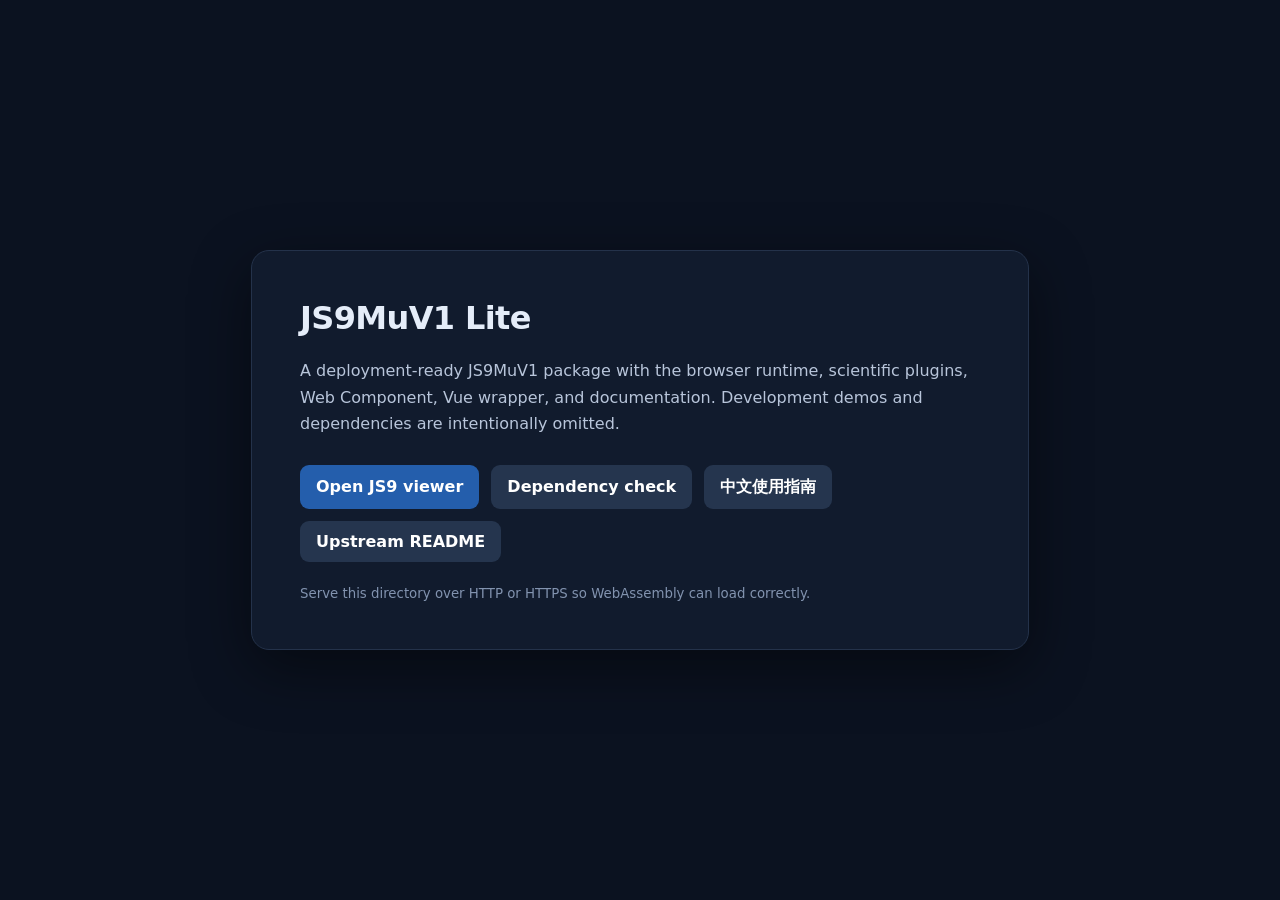
<file: index.html>
<!doctype html>
<html lang="en">
  <head>
    <meta charset="utf-8">
    <meta name="viewport" content="width=device-width, initial-scale=1">
    <title>JS9MuV1 Lite</title>
    <style>
      :root { color-scheme: dark; font-family: ui-sans-serif, system-ui, sans-serif; }
      body { margin: 0; min-height: 100vh; display: grid; place-items: center; background: #0b1220; color: #e5edf9; }
      main { width: min(680px, calc(100% - 3rem)); padding: 3rem; border: 1px solid #24324a; border-radius: 18px; background: #111b2d; box-shadow: 0 18px 60px #0007; }
      h1 { margin-top: 0; letter-spacing: -.02em; }
      p { color: #b8c5da; line-height: 1.65; }
      nav { display: flex; flex-wrap: wrap; gap: .75rem; margin-top: 1.75rem; }
      a { display: inline-block; padding: .7rem 1rem; border-radius: 9px; background: #245eac; color: white; text-decoration: none; font-weight: 650; }
      a.secondary { background: #25354e; }
      small { display: block; margin-top: 1.5rem; color: #8293af; }
    </style>
  </head>
  <body>
    <main>
      <h1>JS9MuV1 Lite</h1>
      <p>A deployment-ready JS9MuV1 package with the browser runtime, scientific plugins, Web Component, Vue wrapper, and documentation. Development demos and dependencies are intentionally omitted.</p>
      <nav>
        <a href="js9.html">Open JS9 viewer</a>
        <a class="secondary" href="selfcheck.html">Dependency check</a>
        <a class="secondary" href="使用指南.md">中文使用指南</a>
        <a class="secondary" href="README.md">Upstream README</a>
      </nav>
      <small>Serve this directory over HTTP or HTTPS so WebAssembly can load correctly.</small>
    </main>
  </body>
</html>
</file>
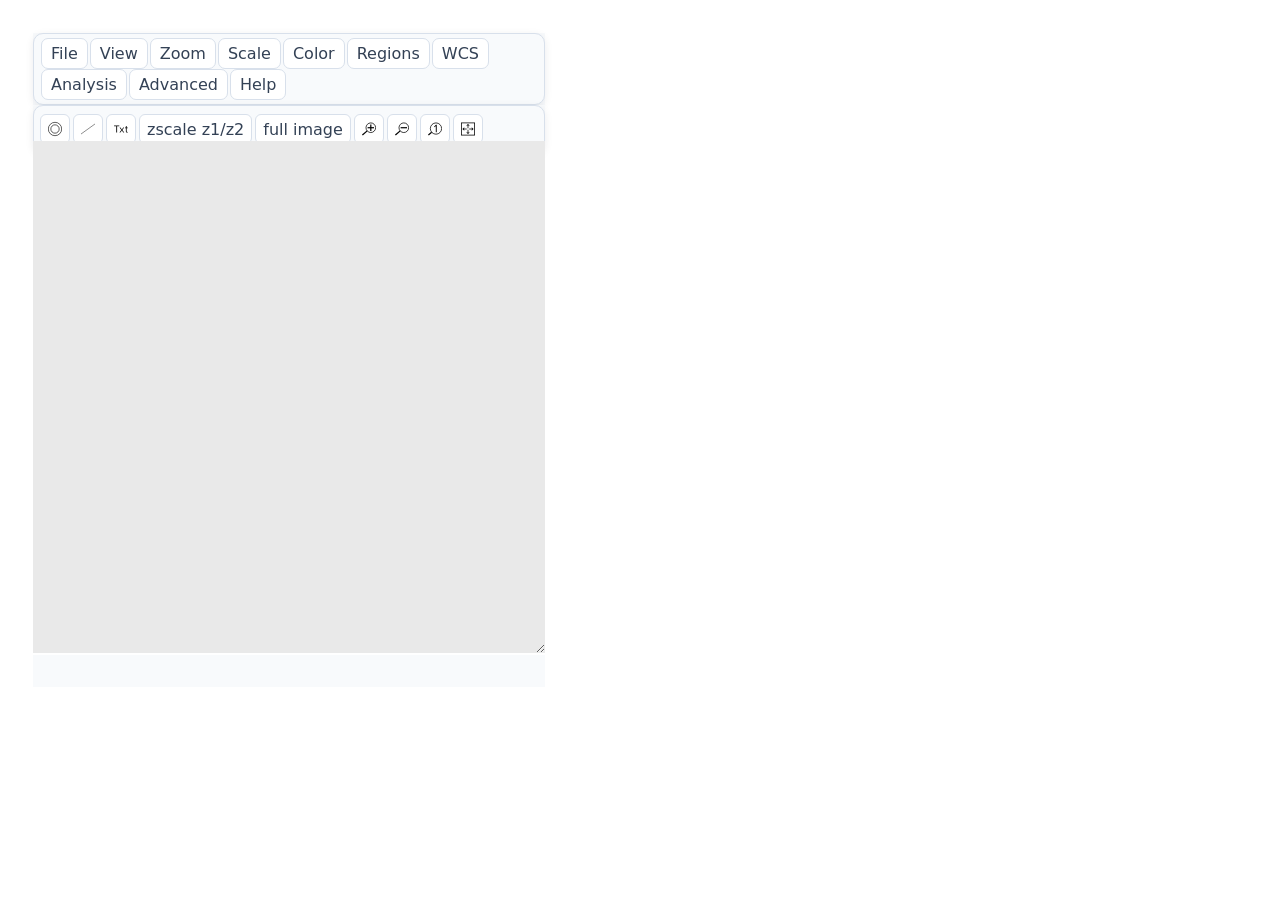
<file: js9.html>
<!DOCTYPE HTML PUBLIC "-//W3C//DTD HTML 4.01 Transitional//EN"
   "http://www.w3.org/TR/html4/loose.dtd">
<html>
<head>
  <meta http-equiv="Content-Type" content="text/html; charset=utf-8">
  <meta http-equiv="X-UA-Compatible" content="IE=Edge;chrome=1" > 
  <meta name="viewport" content="width=device-width, initial-scale=1">
  <link type="image/x-icon" rel="shortcut icon" href="./favicon.ico">
  <link type="text/css" rel="stylesheet" href="js9support.css">
  <link type="text/css" rel="stylesheet" href="js9.css">
  <link rel="apple-touch-icon" href="images/js9-apple-touch-icon.png">
  <script type="text/javascript" src="js9prefs.js"></script>
  <script type="text/javascript" src="js9support.min.js"></script>
  <script type="text/javascript" src="js9.min.js"></script>
  <script type="text/javascript" src="js9plugins.js"></script>
  <style type="text/css">
      #div {
          position: relative;
          top:  25px;
          left: 25px;
      }
  </style>
  <title>JS9</title>
</head>
<body>
    <div id="div">
    <div class="JS9Menubar"></div>
    <div class="JS9Toolbar"></div>
    <div class="JS9"></div>
    <div style="margin-top: 2px;"><div class="JS9Statusbar"></div></div>
    </div>
    <script type="text/javascript">
      $(document).ready(function(){
          $("#div").draggable({
            handle: "#JS9Menubar",
            opacity: 0.35
          });
      });
    </script>
<p>
</body>
</html>
</file>
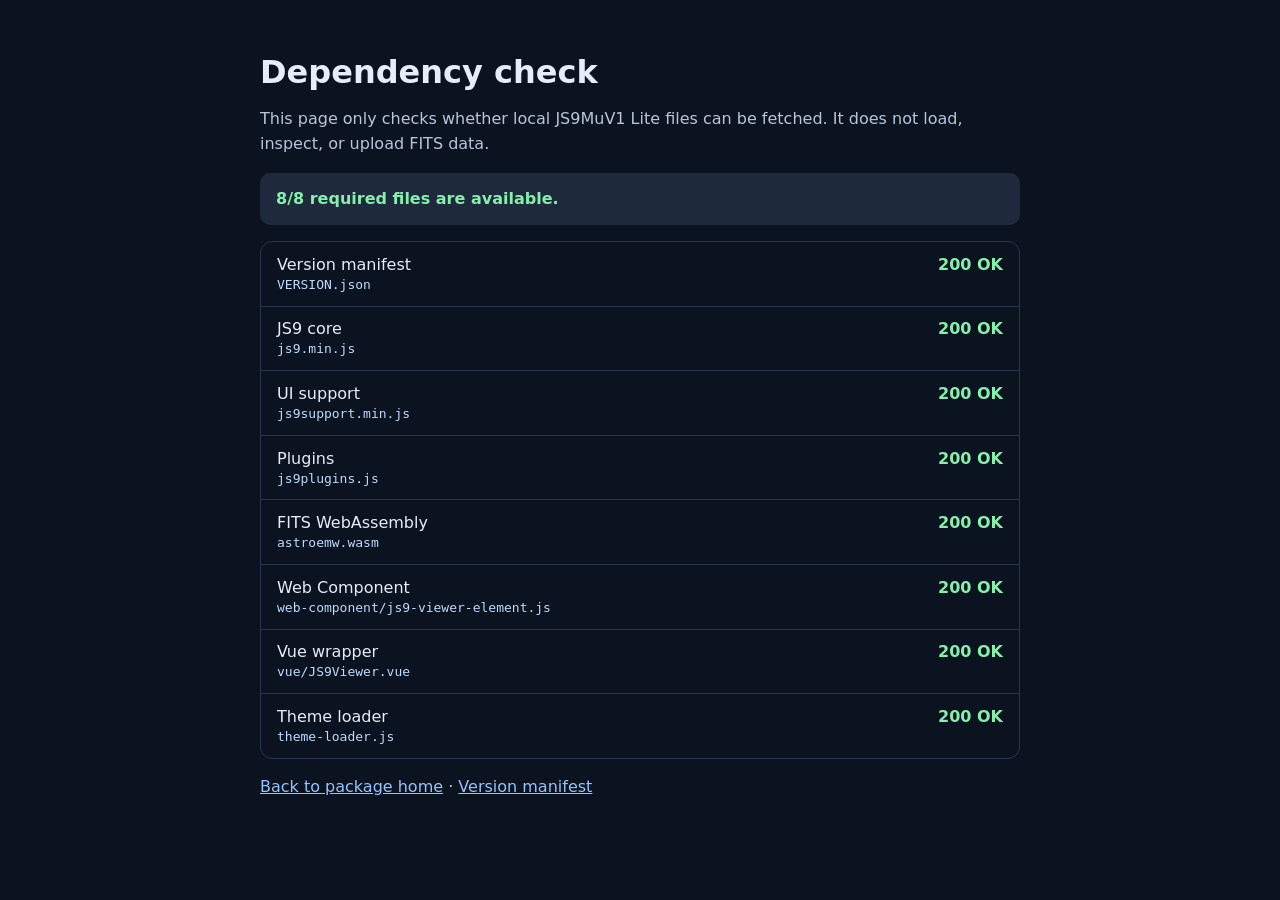
<file: selfcheck.html>
<!doctype html>
<html lang="en">
  <head>
    <meta charset="utf-8">
    <meta name="viewport" content="width=device-width, initial-scale=1">
    <title>JS9MuV1 Lite · Dependency check</title>
    <style>
      :root { color-scheme: dark; font-family: ui-sans-serif, system-ui, sans-serif; background: #0b1220; color: #e5edf9; }
      body { margin: 0; padding: 2rem; }
      main { max-width: 760px; margin: auto; }
      h1 { margin-bottom: .25rem; } p { color: #b8c5da; line-height: 1.55; }
      #summary { padding: .85rem 1rem; border-radius: 10px; background: #1e293b; font-weight: 650; }
      .ok { color: #86efac; } .fail { color: #fca5a5; } .pending { color: #fcd34d; }
      ul { list-style: none; padding: 0; border: 1px solid #26364f; border-radius: 12px; overflow: hidden; }
      li { display: flex; justify-content: space-between; gap: 1rem; padding: .8rem 1rem; border-bottom: 1px solid #26364f; } li:last-child { border: 0; }
      code { color: #bfdbfe; } a { color: #93c5fd; }
    </style>
  </head>
  <body>
    <main>
      <h1>Dependency check</h1>
      <p>This page only checks whether local JS9MuV1 Lite files can be fetched. It does not load, inspect, or upload FITS data.</p>
      <p id="summary" class="pending">Checking package files…</p>
      <ul id="checks"></ul>
      <p><a href="index.html">Back to package home</a> · <a href="VERSION.json">Version manifest</a></p>
    </main>
    <script>
      const required = [
        ["Version manifest", "VERSION.json"], ["JS9 core", "js9.min.js"],
        ["UI support", "js9support.min.js"], ["Plugins", "js9plugins.js"],
        ["FITS WebAssembly", "astroemw.wasm"], ["Web Component", "web-component/js9-viewer-element.js"],
        ["Vue wrapper", "vue/JS9Viewer.vue"], ["Theme loader", "theme-loader.js"]
      ];
      const list = document.querySelector("#checks");
      const summary = document.querySelector("#summary");
      Promise.all(required.map(async ([name, path]) => {
        let ok = false, detail = "unavailable";
        try {
          const response = await fetch(path, {method: "HEAD", cache: "no-store"});
          ok = response.ok;
          detail = `${response.status} ${response.statusText || "OK"}`;
        } catch (error) { detail = error.message; }
        const item = document.createElement("li");
        item.innerHTML = `<span>${name}<br><code>${path}</code></span><strong class="${ok ? "ok" : "fail"}">${detail}</strong>`;
        list.append(item);
        return ok;
      })).then((results) => {
        const passed = results.filter(Boolean).length;
        summary.textContent = `${passed}/${results.length} required files are available.`;
        summary.className = passed === results.length ? "ok" : "fail";
      });
    </script>
  </body>
</html>
</file>
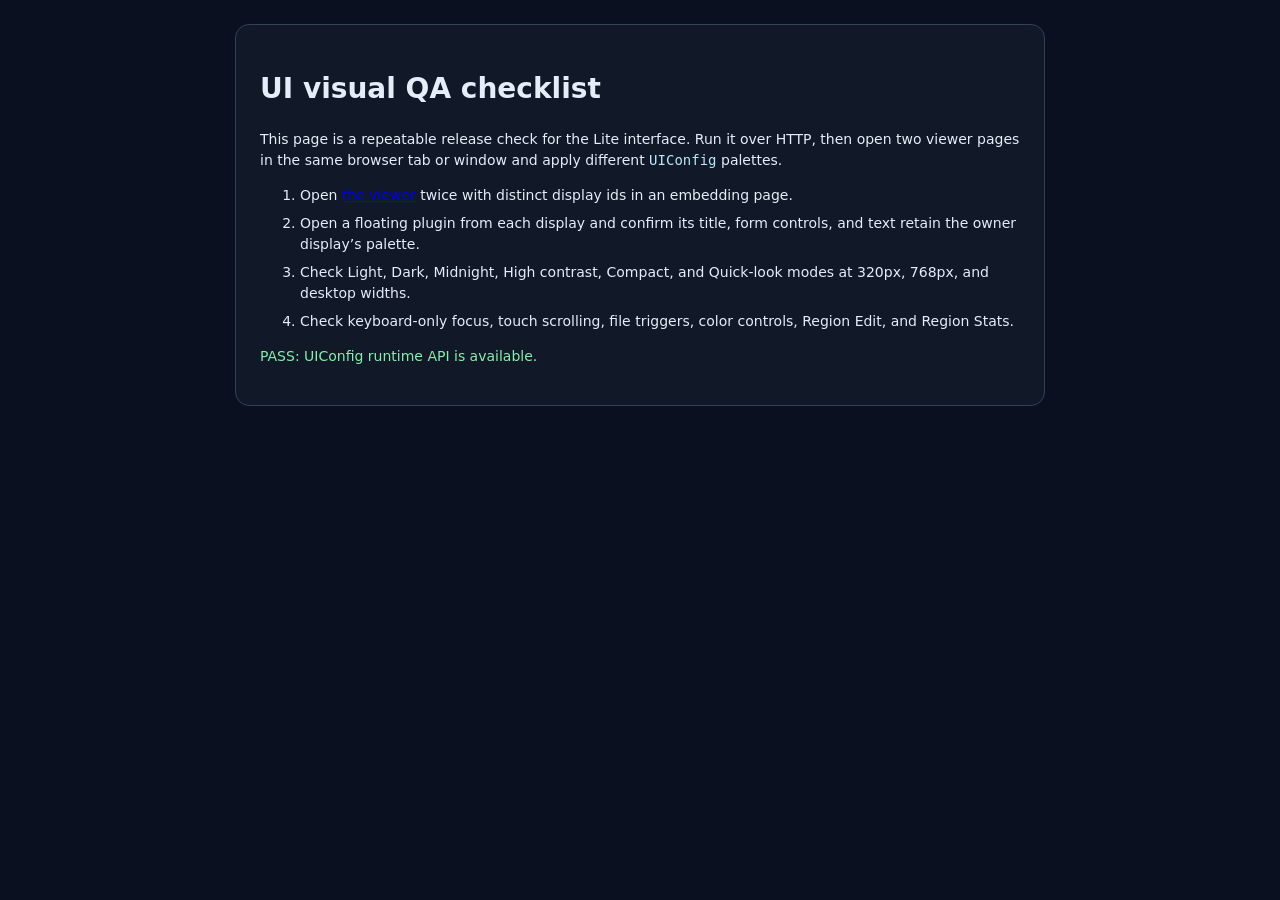
<file: ui-qa.html>
<!doctype html>
<html lang="en">
<head>
  <meta charset="utf-8">
  <meta name="viewport" content="width=device-width, initial-scale=1">
  <title>JS9MuV1 UI QA</title>
  <link rel="stylesheet" href="js9support.css">
  <link rel="stylesheet" href="js9.css">
  <style>body{margin:24px;background:#0b1020;color:#e5edf9;font:14px/1.5 system-ui,sans-serif}main{max-width:760px;margin:auto;padding:24px;border:1px solid #334155;border-radius:14px;background:#111827}code{color:#bae6fd}li{margin:.45rem 0}.pass{color:#86efac}.fail{color:#fca5a5}</style>
  <script src="js9prefs.js"></script><script src="js9support.min.js"></script><script src="js9.min.js"></script><script src="js9plugins.js"></script>
</head>
<body><main><h1>UI visual QA checklist</h1><p>This page is a repeatable release check for the Lite interface. Run it over HTTP, then open two viewer pages in the same browser tab or window and apply different <code>UIConfig</code> palettes.</p><ol><li>Open <a href="js9.html">the viewer</a> twice with distinct display ids in an embedding page.</li><li>Open a floating plugin from each display and confirm its title, form controls, and text retain the owner display’s palette.</li><li>Check Light, Dark, Midnight, High contrast, Compact, and Quick-look modes at 320px, 768px, and desktop widths.</li><li>Check keyboard-only focus, touch scrolling, file triggers, color controls, Region Edit, and Region Stats.</li></ol><p id="result">Checking runtime…</p></main><script>window.addEventListener("load",()=>{const ok=window.JS9&&typeof JS9.SetUIConfig==="function"&&typeof JS9.GetUIConfig==="function";const e=document.querySelector("#result");e.className=ok?"pass":"fail";e.textContent=ok?"PASS: UIConfig runtime API is available.":"FAIL: UIConfig runtime API is unavailable.";});</script></body></html>
</file>
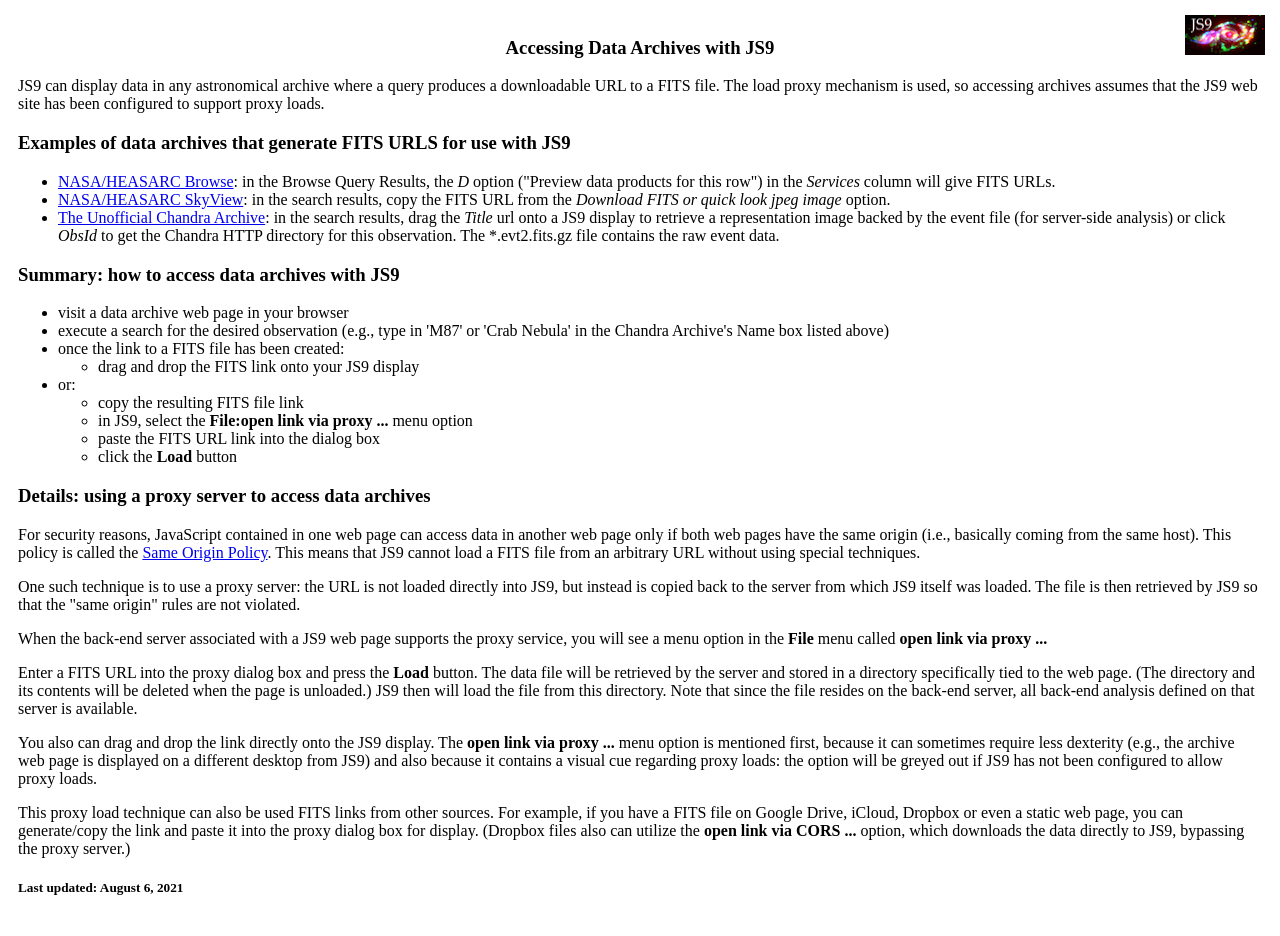
<file: help/archives.html>
<!DOCTYPE HTML PUBLIC "-//W3C//DTD HTML 4.01 Transitional//EN"
   "http://www.w3.org/TR/html4/loose.dtd">
<html>
<head>
<meta http-equiv="Content-Type" content="text/html;charset=utf-8" >
<link type="text/css" rel="stylesheet" href="../js9.css">
<title>Accessing Data Archives with JS9</title>
</head>
<body>
<div class="helpLogo"><img src="../images/js9logo.png" alt="js9"></div>
<div class="helpContainer">
<center><h3>Accessing Data Archives with JS9</h3></center>

JS9 can display data in any astronomical archive where a query
produces a downloadable URL to a FITS file. The load proxy mechanism
is used, so accessing archives assumes that the JS9 web site has been
configured to support proxy loads.

<h3>Examples of data archives that generate FITS URLS for use with JS9</h3>
<ul>
<li> <a href="https://heasarc.gsfc.nasa.gov/cgi-bin/W3Browse/w3browse.pl" target="_blank" rel="noopener noreferrer">NASA/HEASARC Browse</a>: in the Browse Query Results, the <i>D</i> option ("Preview data products for this row") in the <i>Services</i> column will give FITS URLs.
<li> <a href="http://skyview.gsfc.nasa.gov/current/cgi/query.pl" target="_blank" rel="noopener noreferrer">NASA/HEASARC SkyView</a>: in the search results, copy the FITS URL from the <i>Download FITS or quick look jpeg image</i> option.
<li> <a href="https://js9.si.edu/unchandra" target="_blank" rel="noopener noreferrer">The Unofficial Chandra Archive</a>: in the search results, drag the <i>Title</i> url onto a JS9 display to retrieve a representation image backed by the event file (for server-side analysis) or click <i>ObsId</i> to get the Chandra HTTP directory for this observation. The *.evt2.fits.gz file contains the raw event data.
</ul>

<h3>Summary: how to access data archives with JS9</h3>
<ul>
<li> visit a data archive web page in your browser
<li> execute a search for the desired observation (e.g., type in 'M87' or 'Crab Nebula' in the Chandra Archive's Name box listed above)
<li> once the link to a FITS file has been created:
<ul>
<li> drag and drop the FITS link onto your JS9 display
</ul>
<li> or:
<ul>
<li> copy the resulting FITS file link
<li> in JS9, select the <b>File:open link via proxy ...</b> menu option
<li> paste the FITS URL link into the dialog box
<li> click the <b>Load</b> button
</ul>
</ul>

<h3>Details: using a proxy server to access data archives</h3>
<p>
For security reasons, JavaScript contained in one web page can
access data in another web page only if both web pages have the
same origin (i.e., basically coming from the same host).  This
policy is called the 
<a href="https://en.wikipedia.org/wiki/Same-origin_policy">
Same Origin Policy</a>. This means that JS9 cannot load a FITS file from
an arbitrary URL without using special techniques.
<p>
One such technique is to use a proxy server: the URL is not loaded
directly into JS9, but instead is copied back to the server from which
JS9 itself was loaded. The file is then retrieved by JS9 so that the
"same origin" rules are not violated.
<p>
When the back-end server associated with a JS9 web page supports the
proxy service, you will see a menu option in the <b>File</b> menu
called <b>open link via proxy ...</b>
<p>
Enter a FITS URL into the proxy dialog box and press the <b>Load</b>
button. The data file will be retrieved by the server and stored in a
directory specifically tied to the web page. (The directory and its
contents will be deleted when the page is unloaded.)  JS9 then will
load the file from this directory. Note that since the file resides on
the back-end server, all back-end analysis defined on that server is
available.
<p>
You also can drag and drop the link directly onto the JS9 display.
The <b>open link via proxy ...</b> menu option is mentioned first,
because it can sometimes require less dexterity (e.g., the archive web
page is displayed on a different desktop from JS9) and also because it
contains a visual cue regarding proxy loads: the option will be greyed
out if JS9 has not been configured to allow proxy loads.
<p>
This proxy load technique can also be used FITS links from other
sources. For example, if you have a FITS file on Google Drive, iCloud,
Dropbox or even a static web page, you can generate/copy the link and
paste it into the proxy dialog box for display. (Dropbox files also
can utilize the <b>open link via CORS ...</b> option, which downloads
the data directly to JS9, bypassing the proxy server.)

<h5>Last updated: August 6, 2021</h5>
</div>

</body>
</html>
</file>
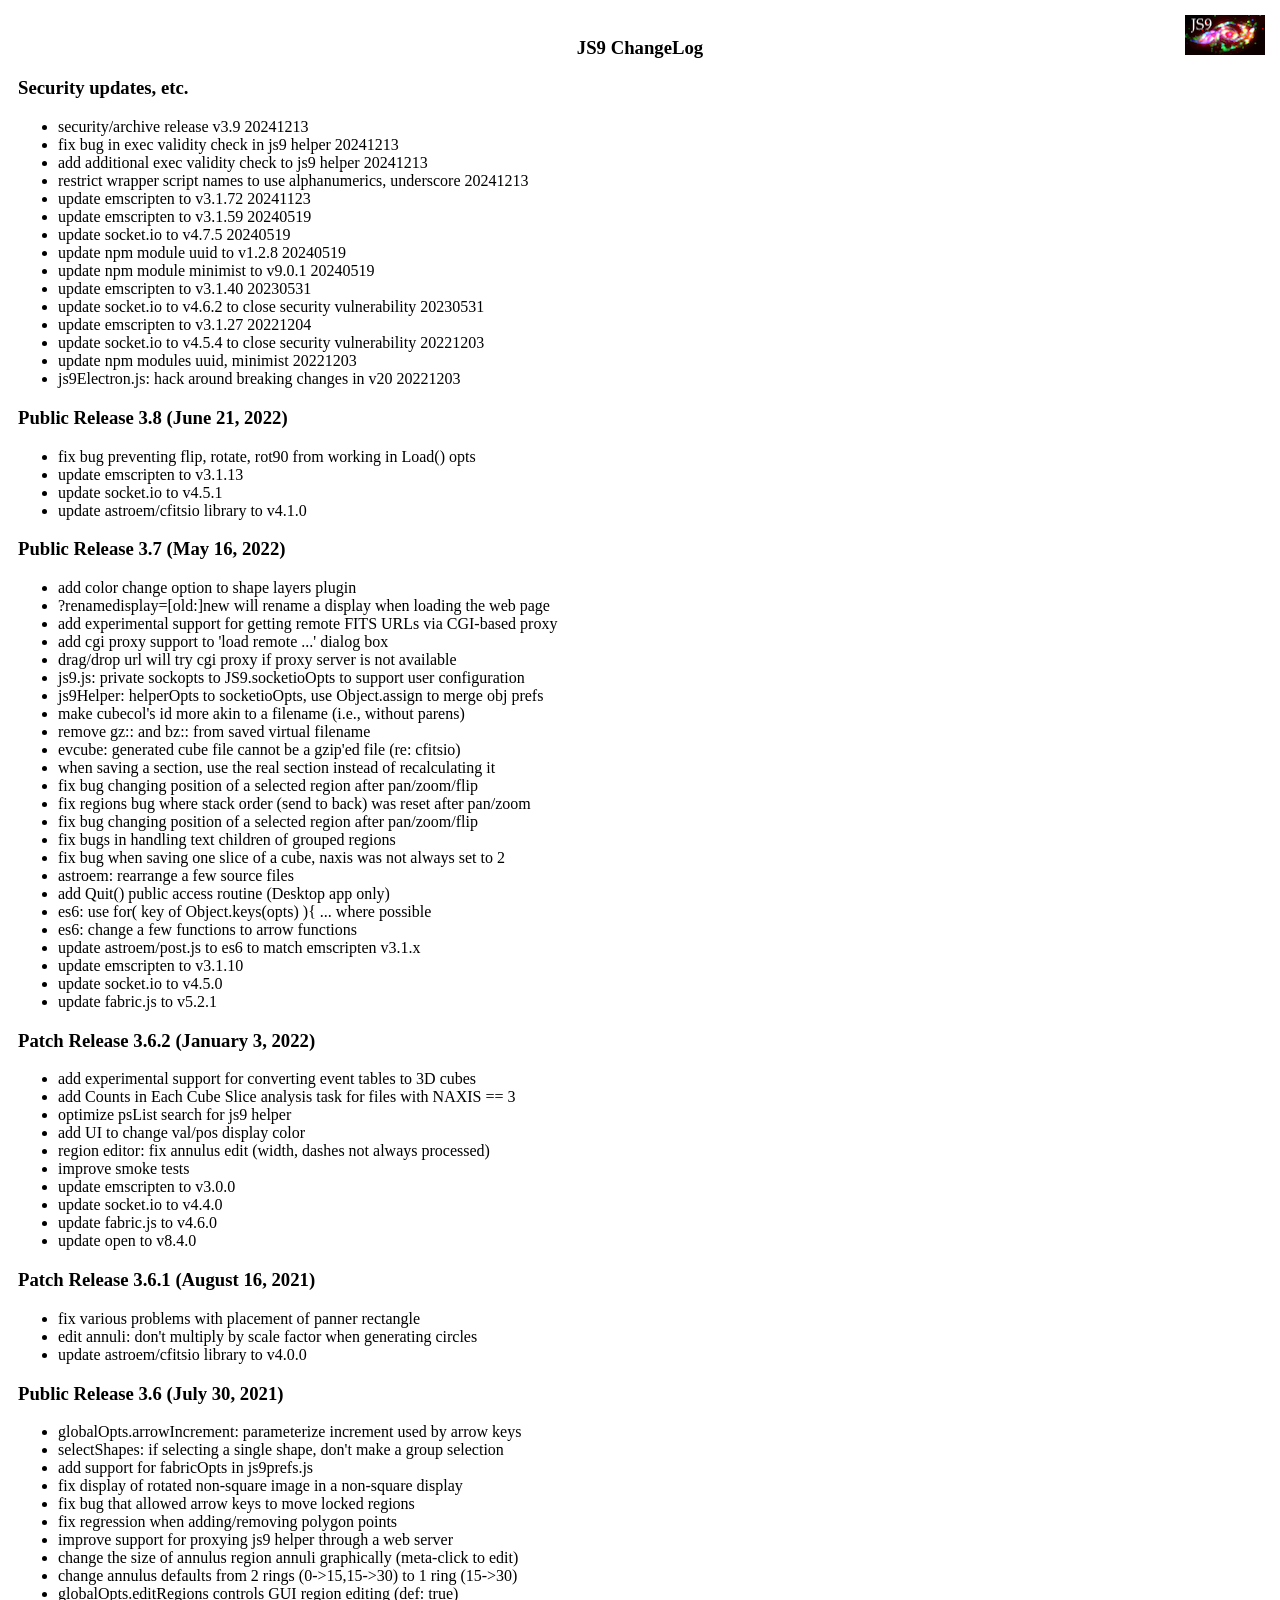
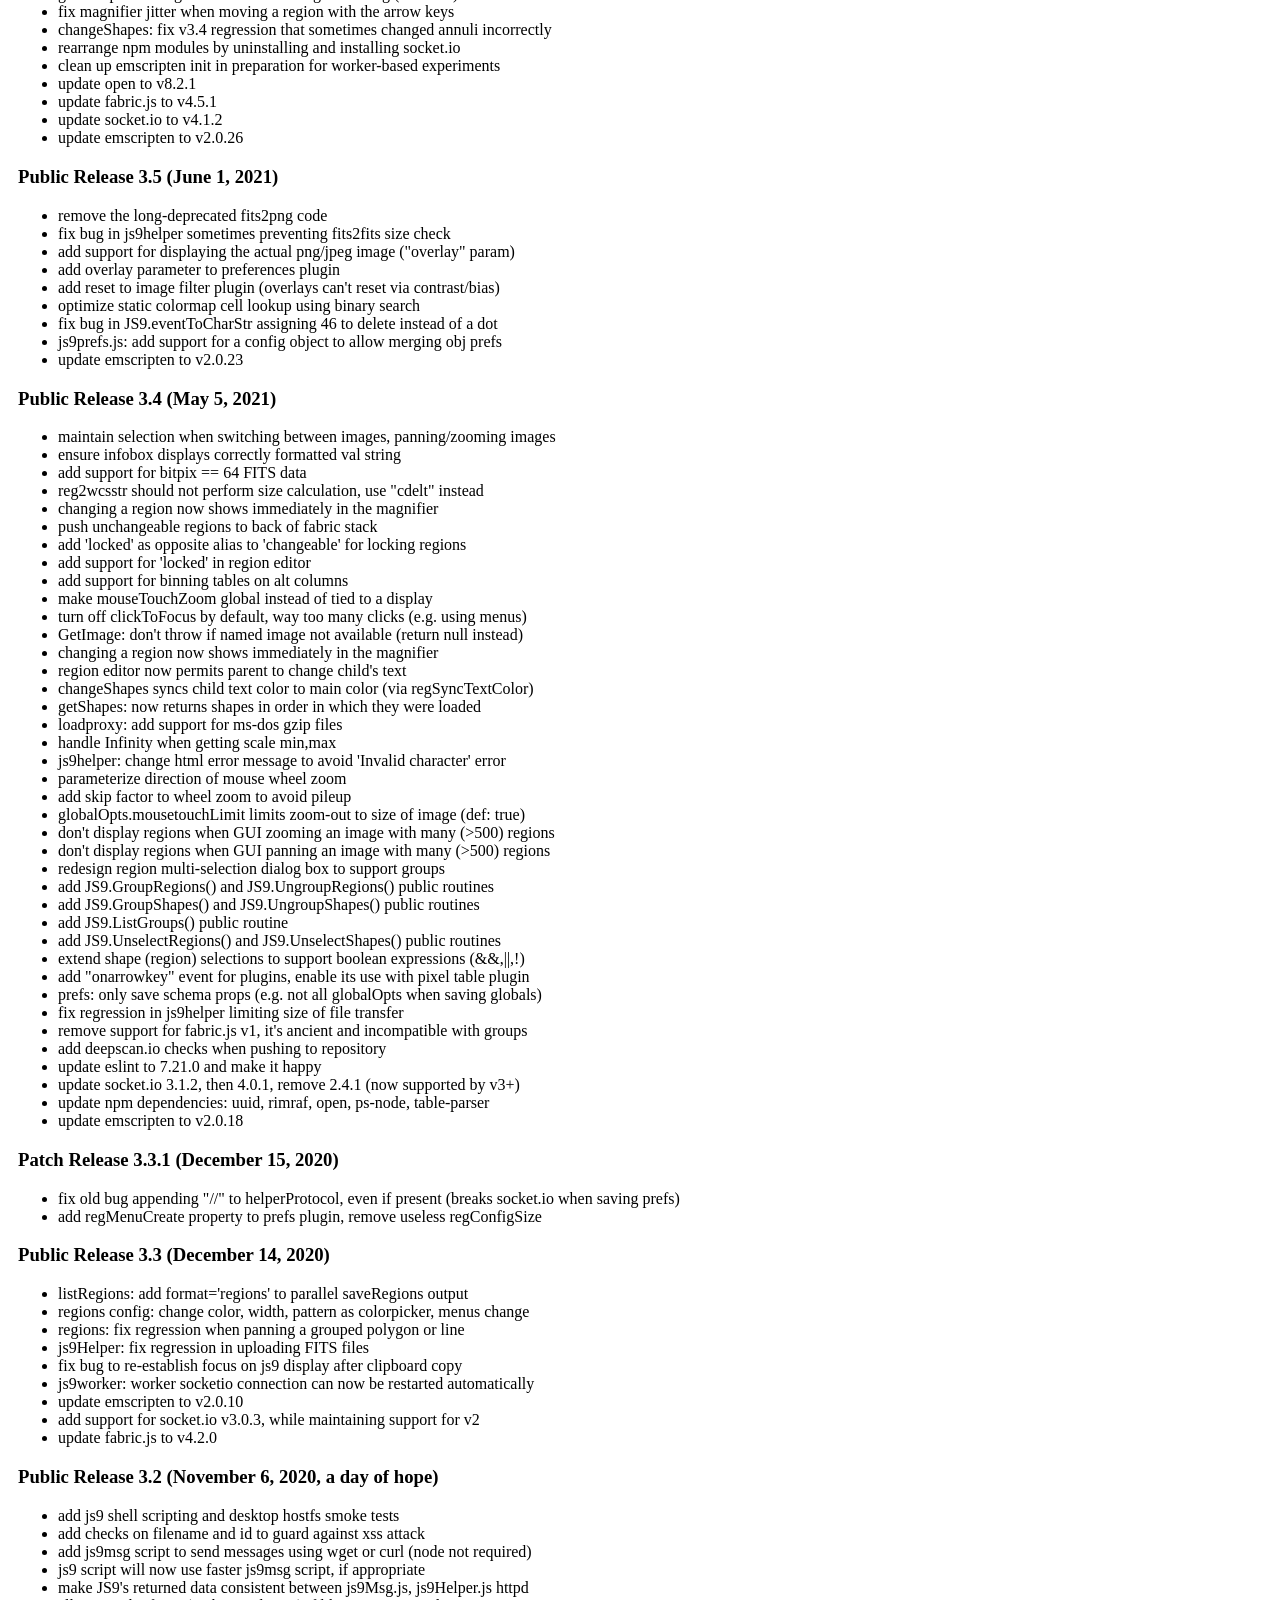
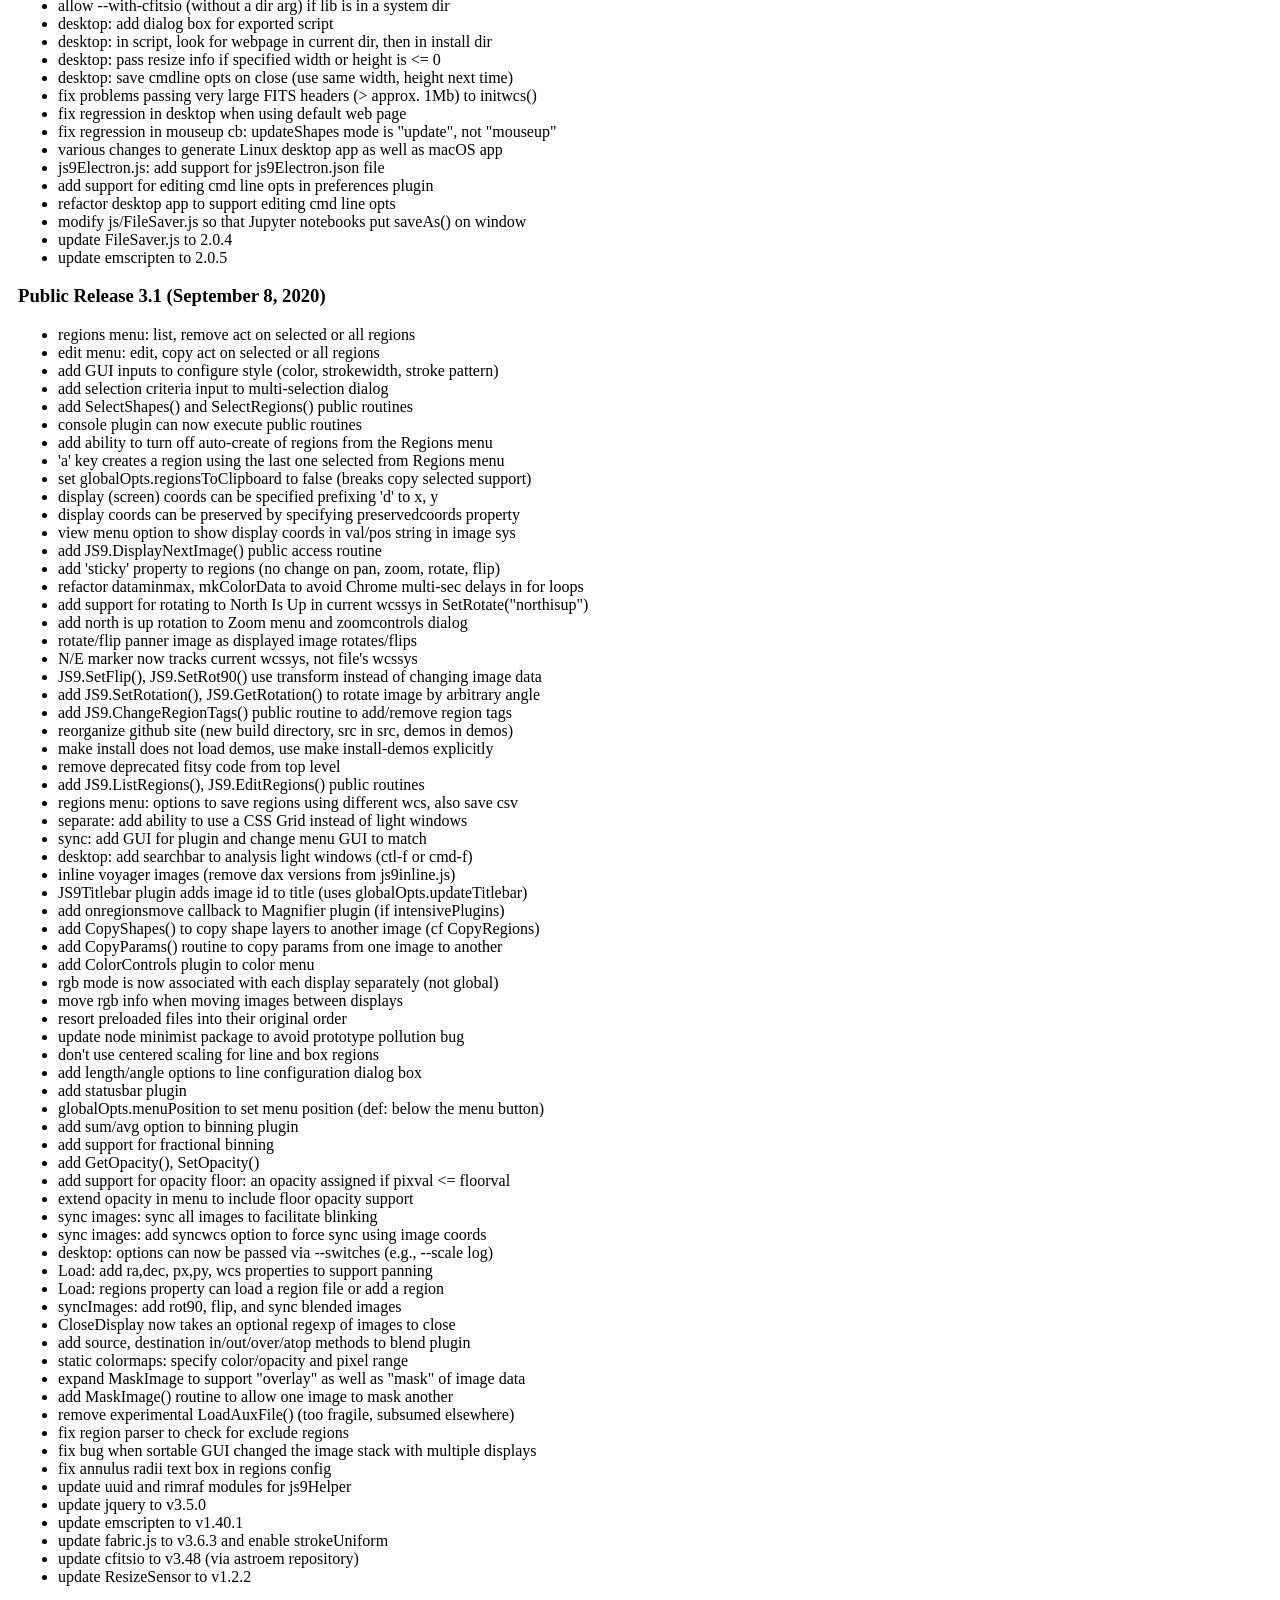
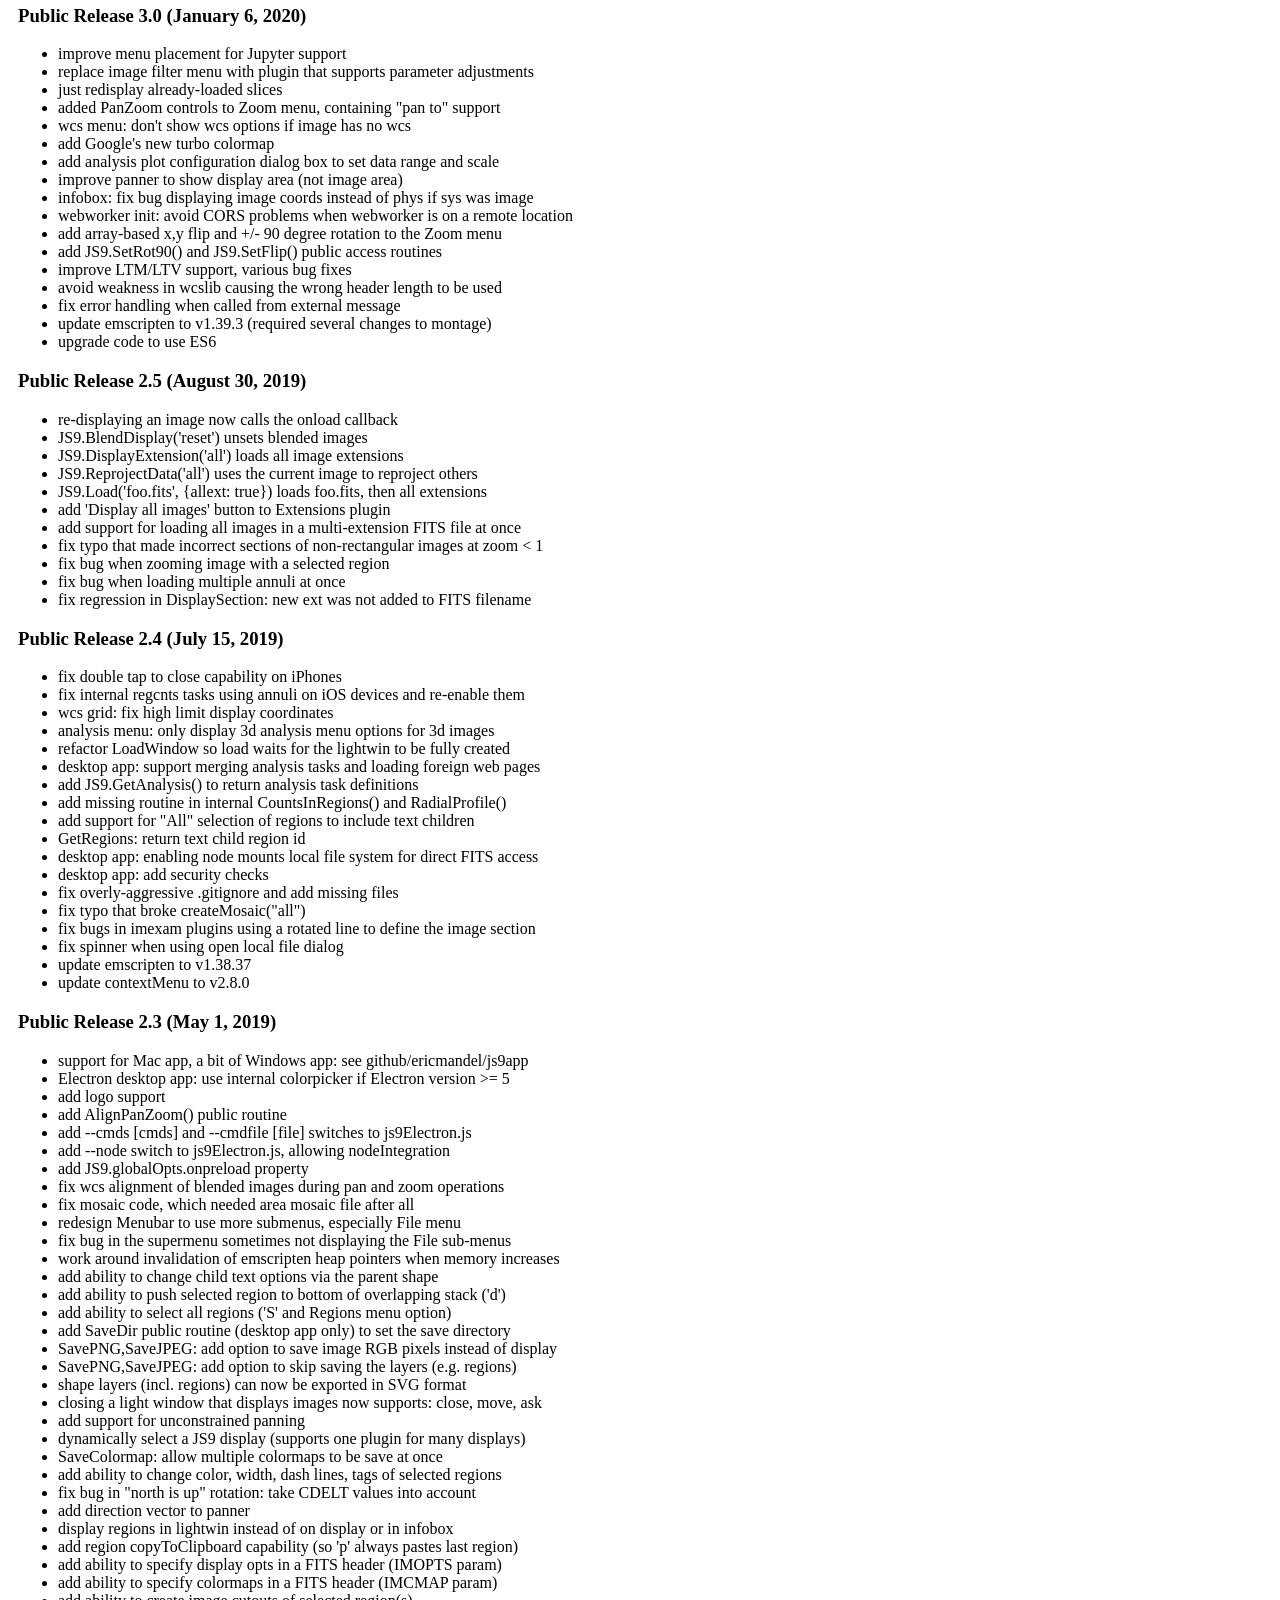
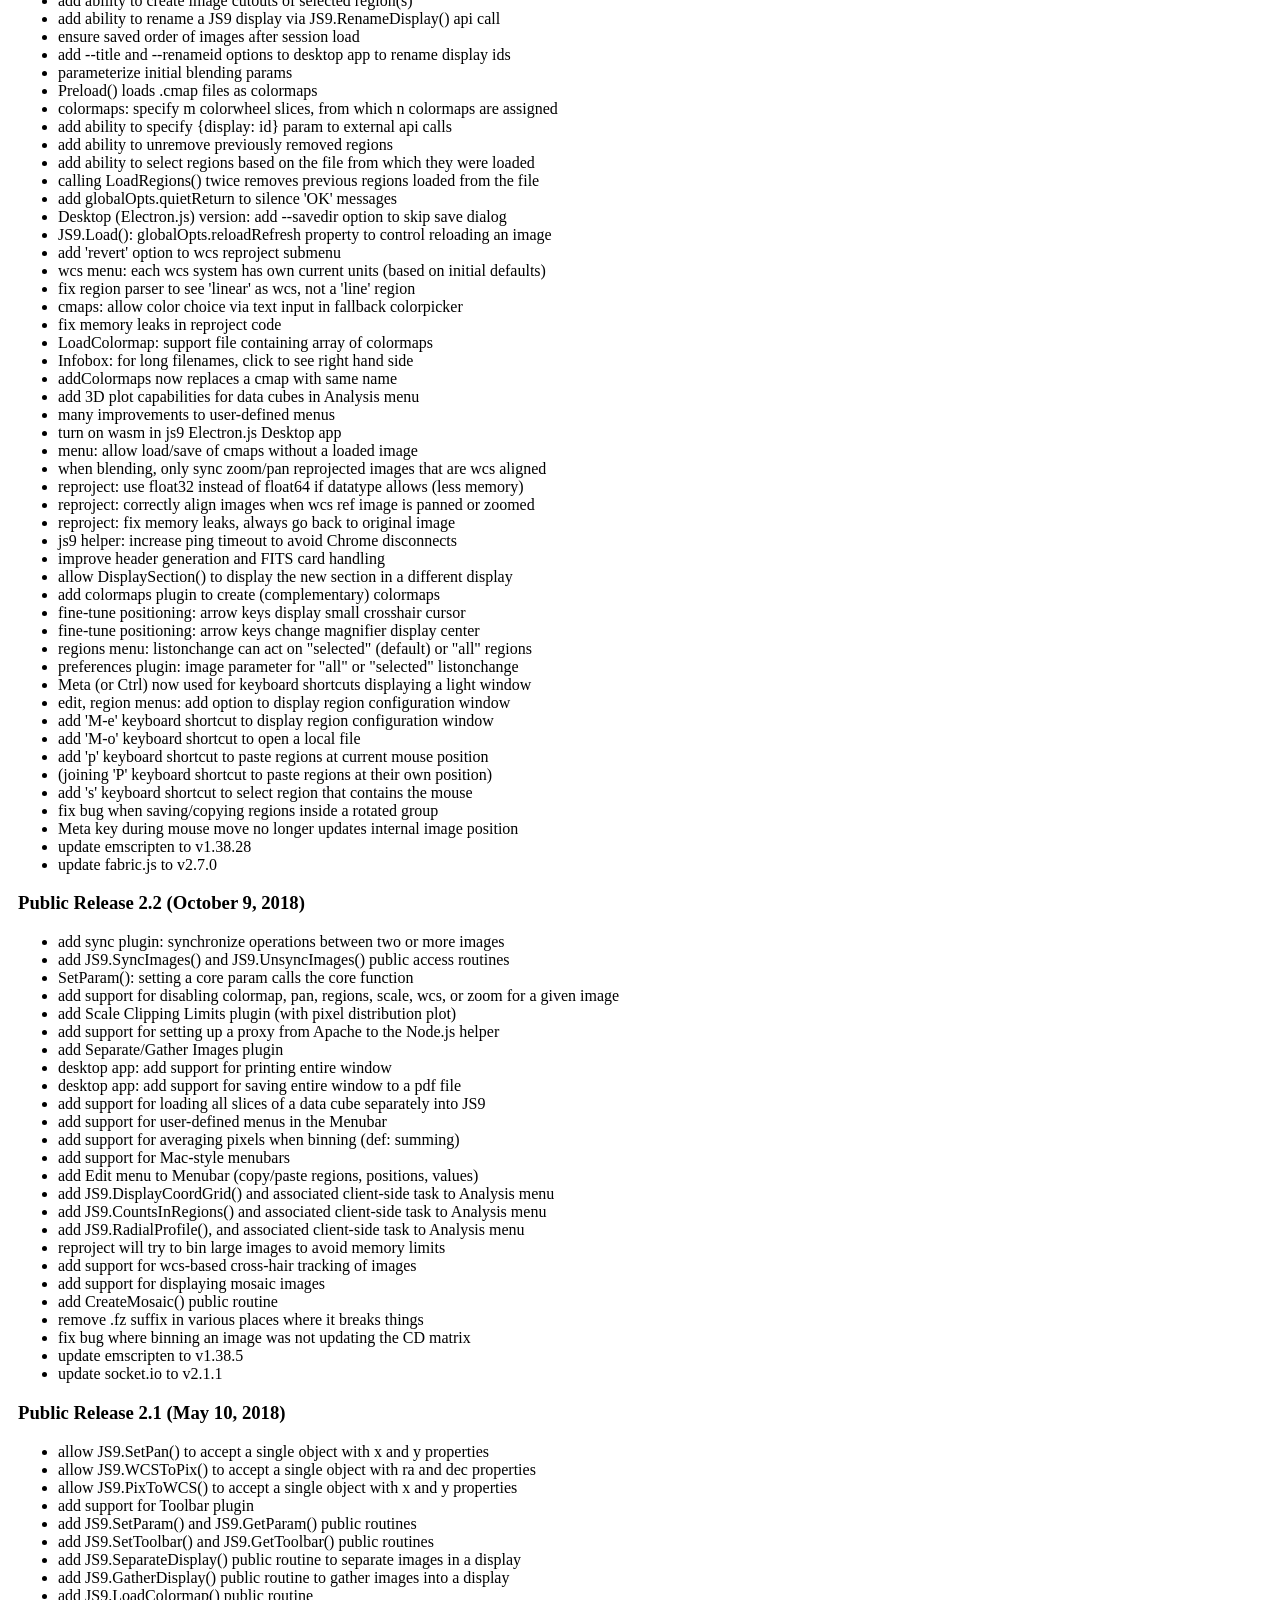
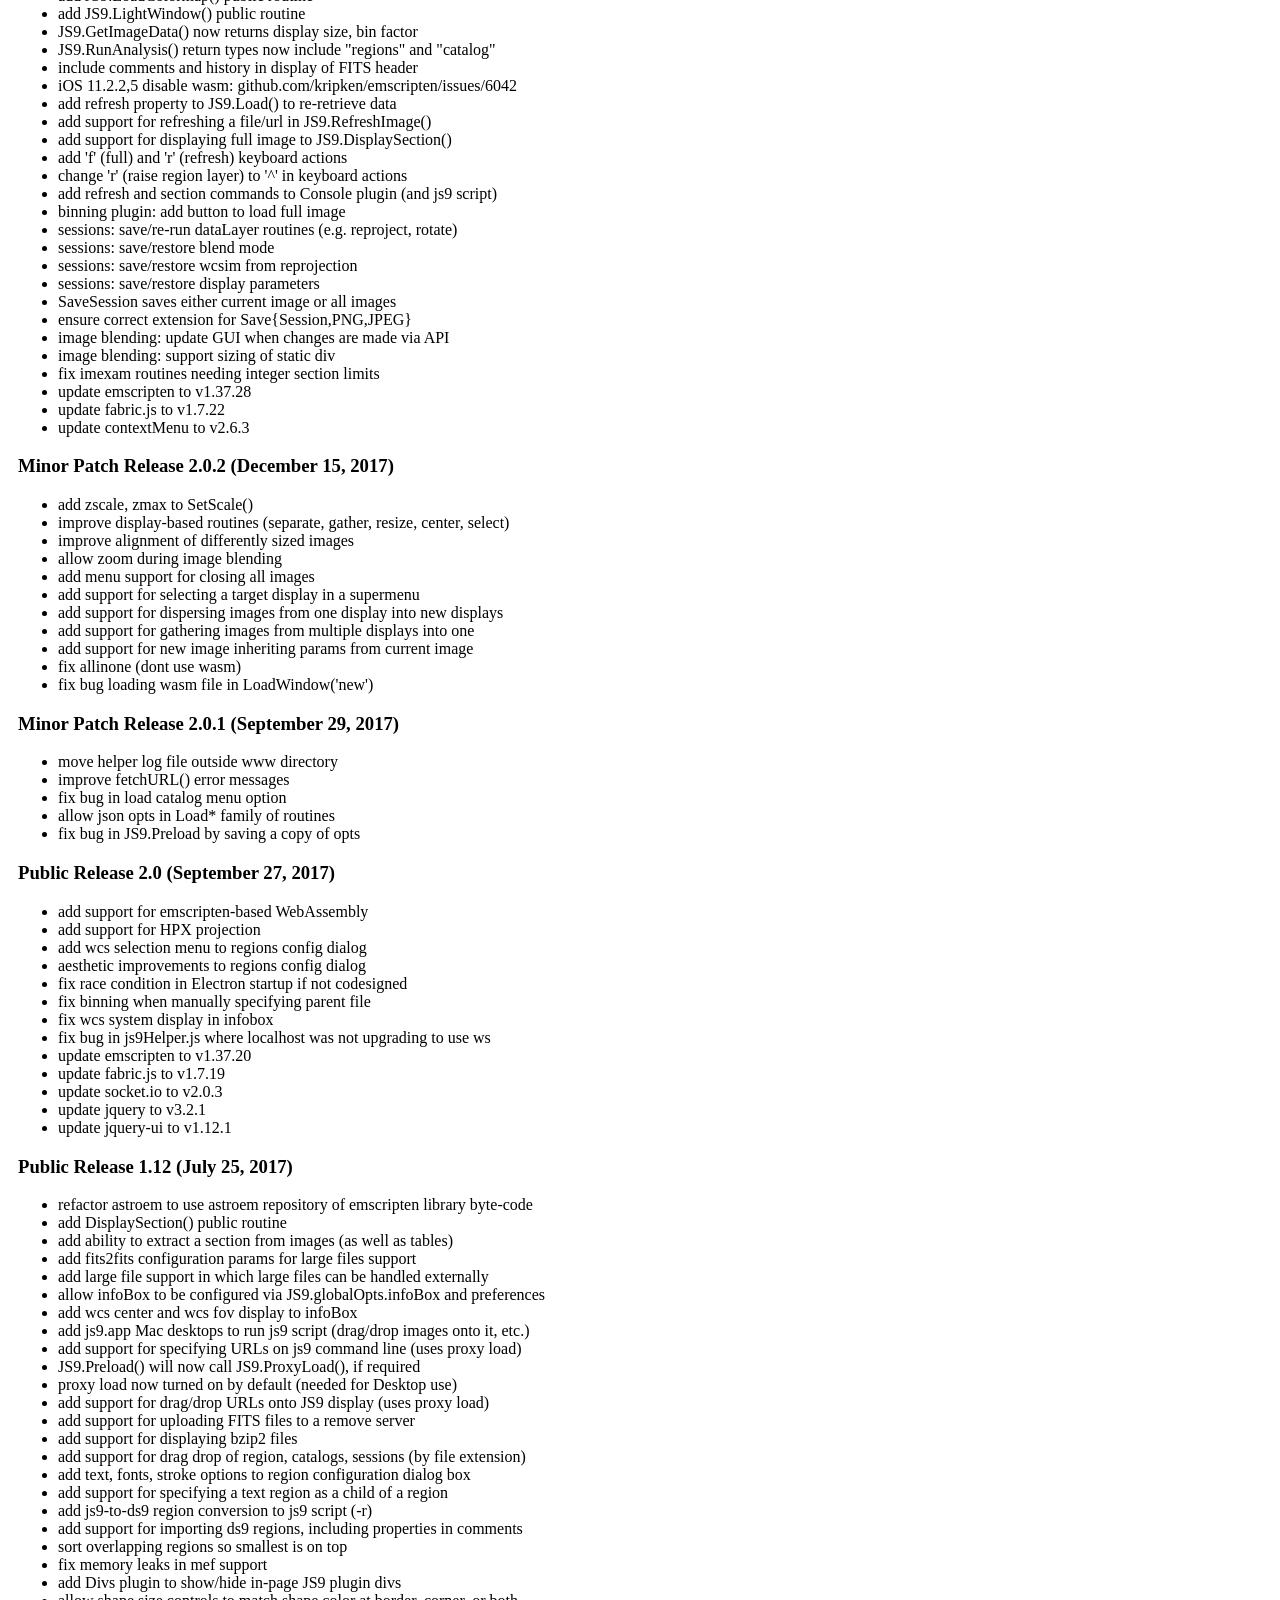
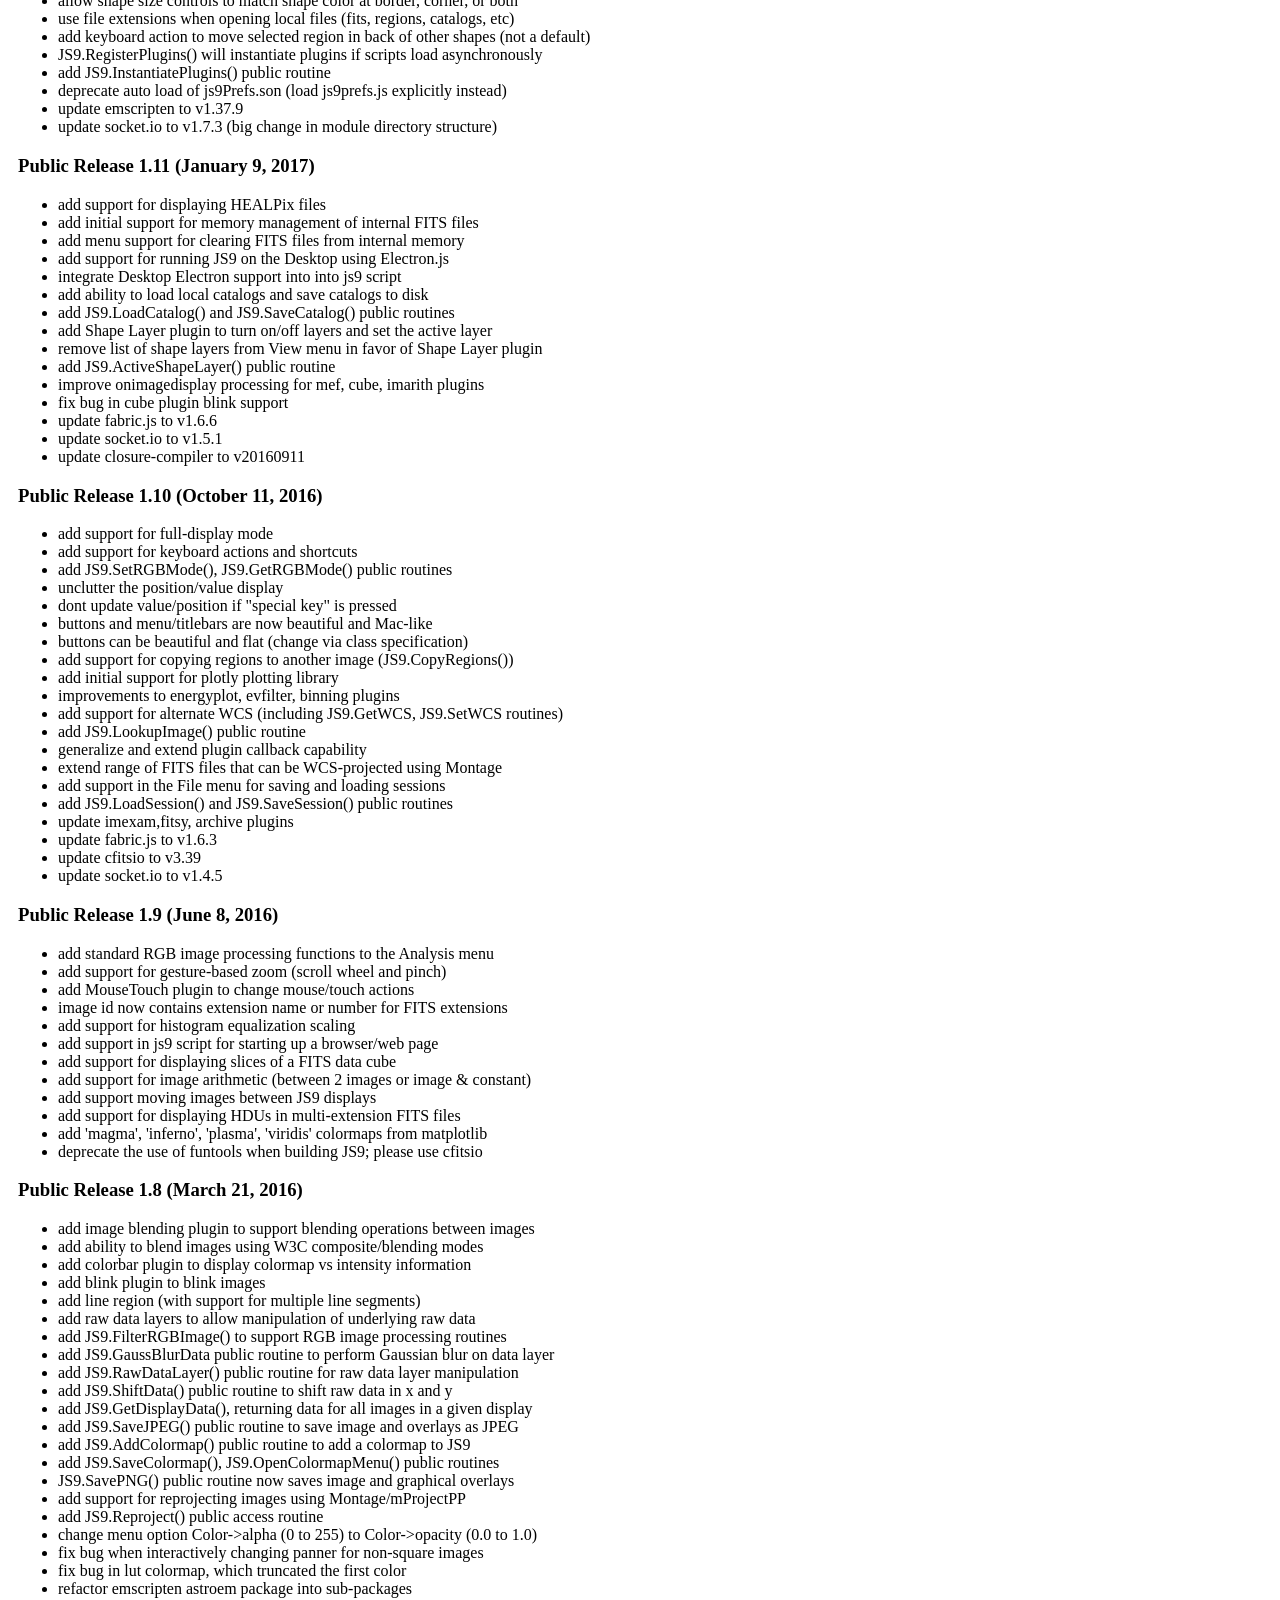
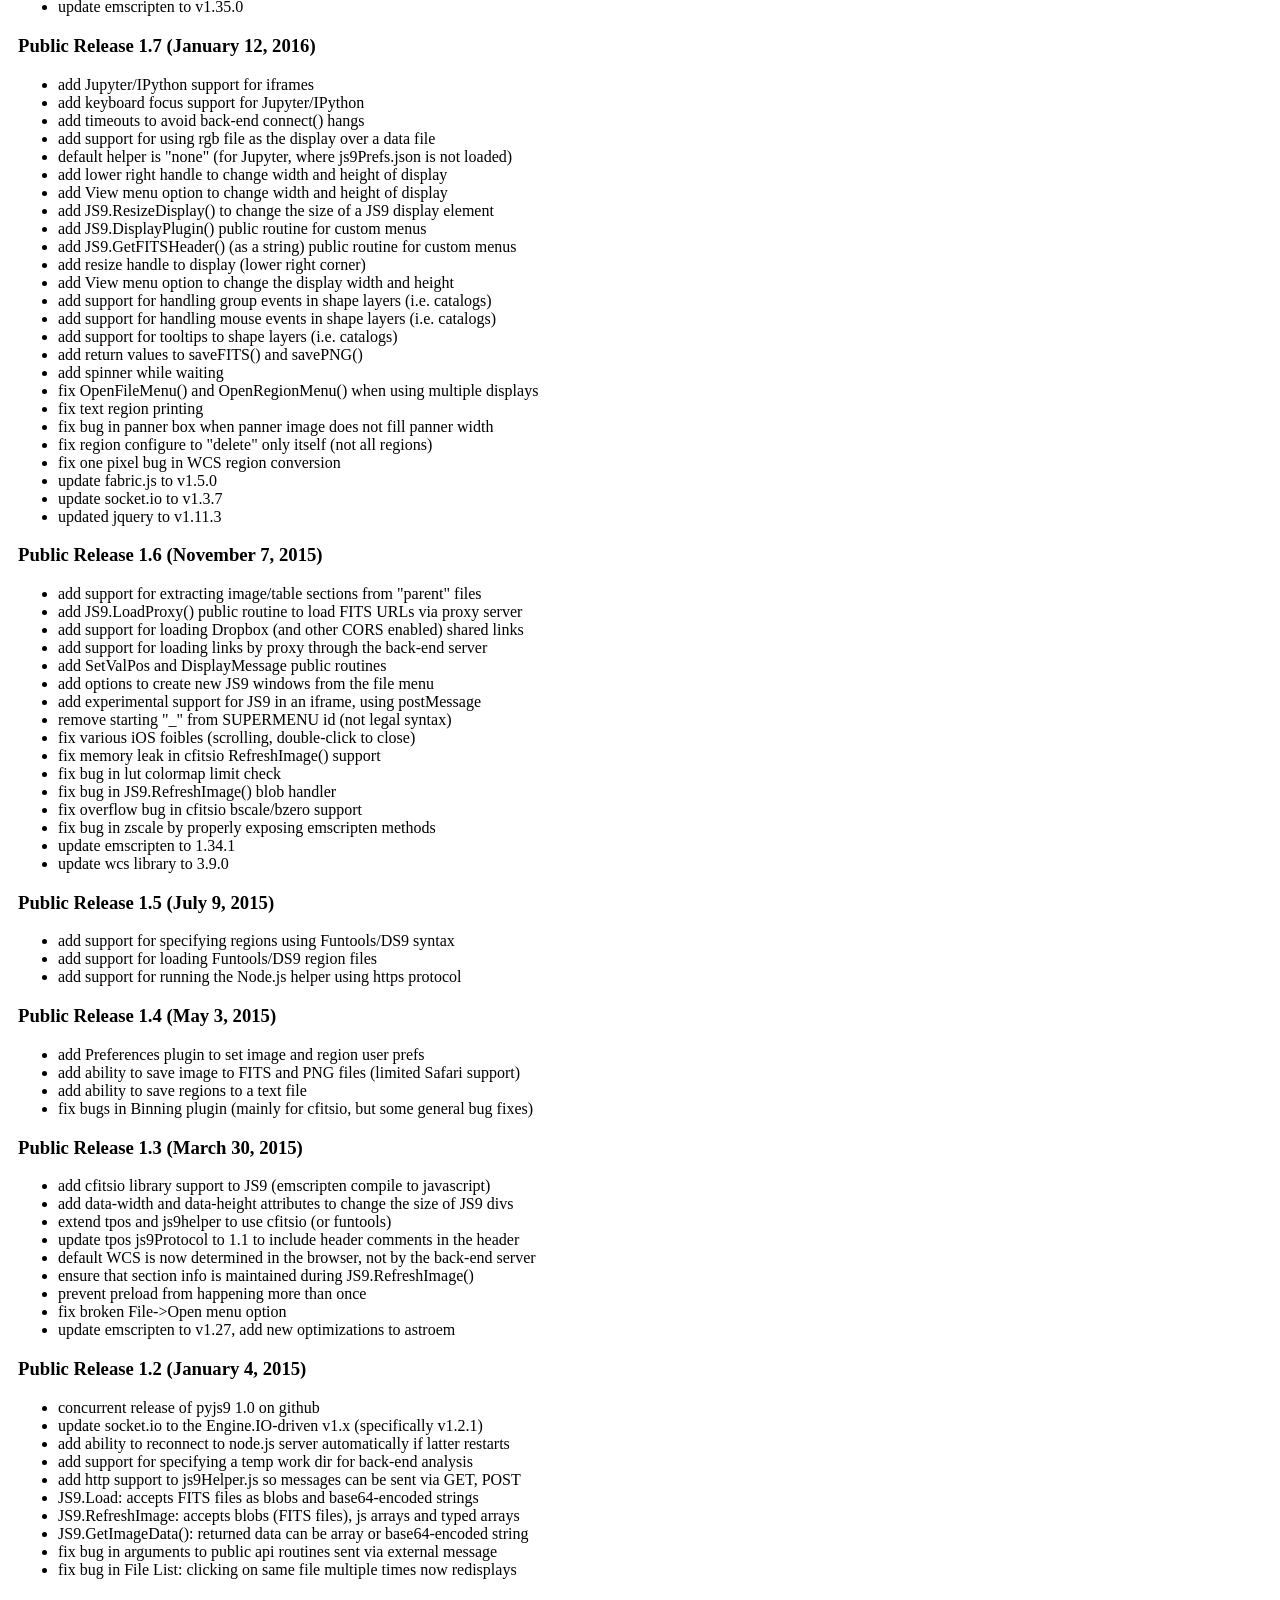
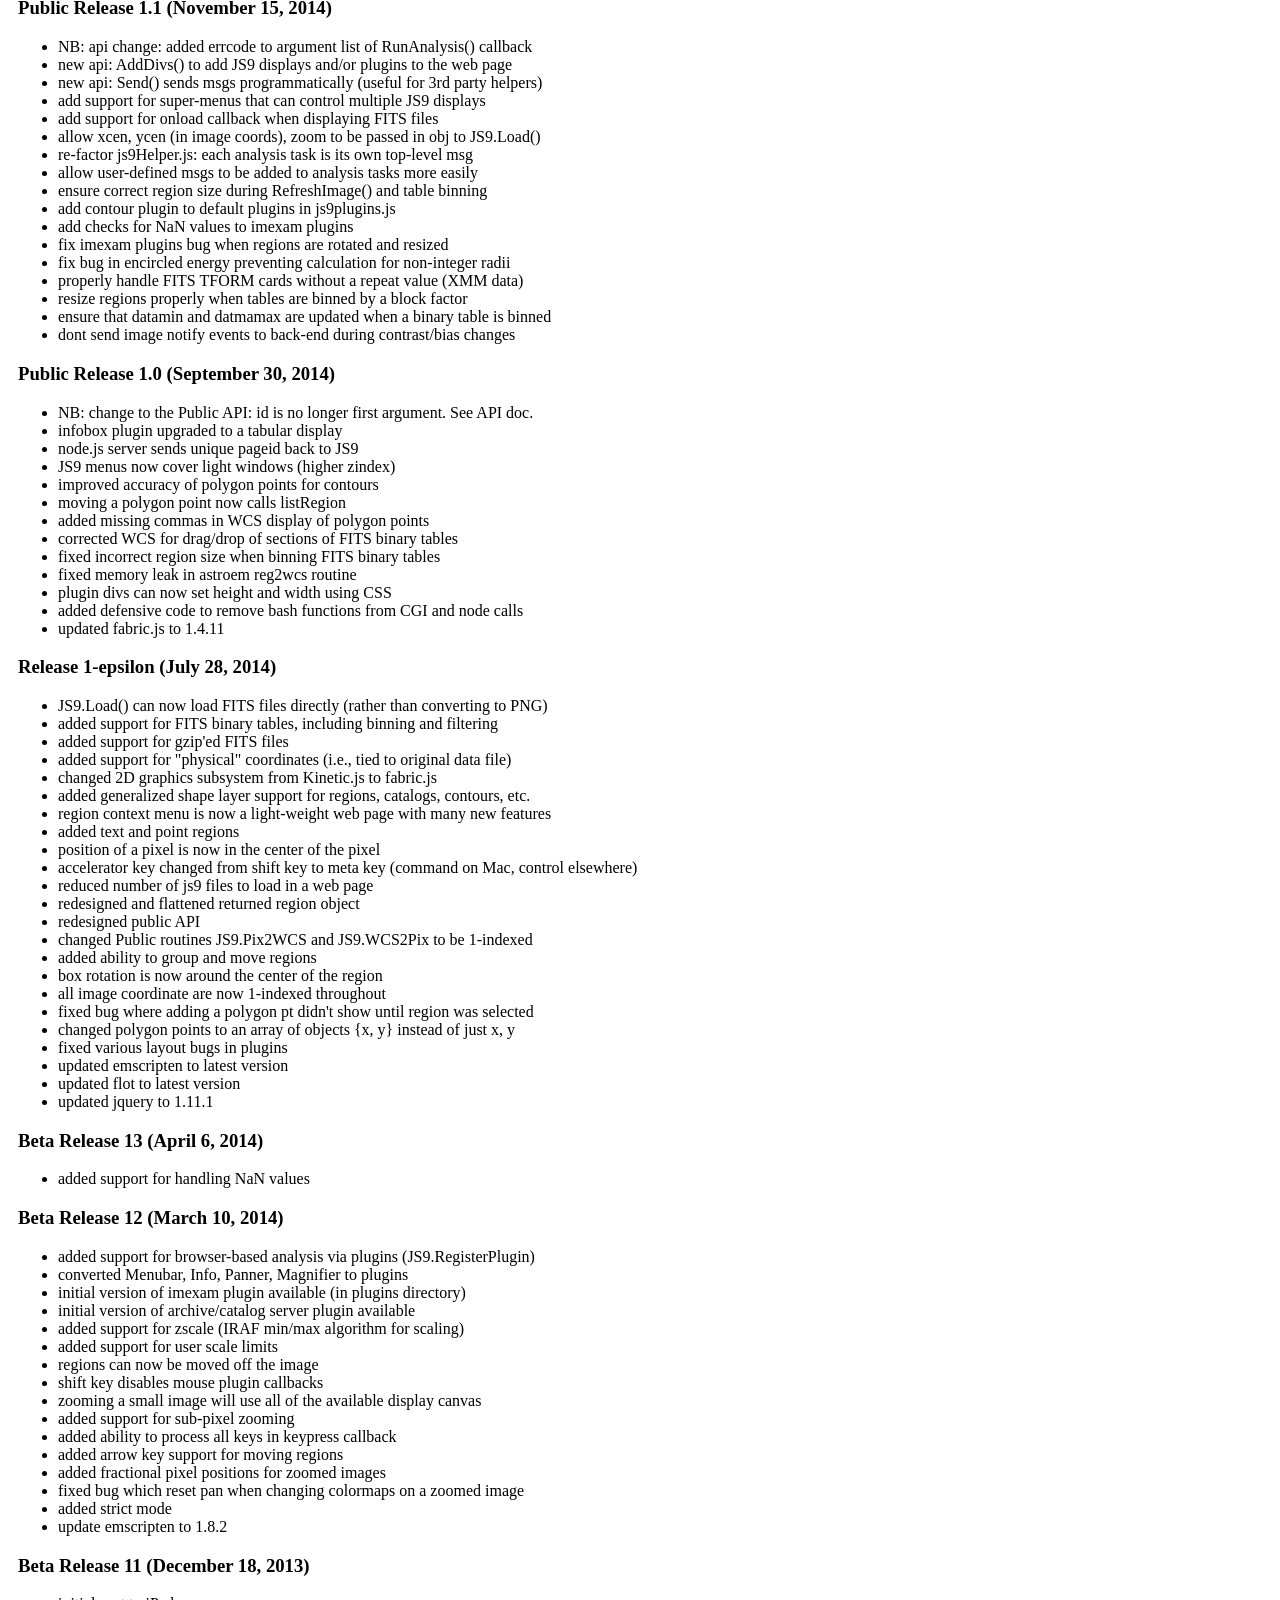
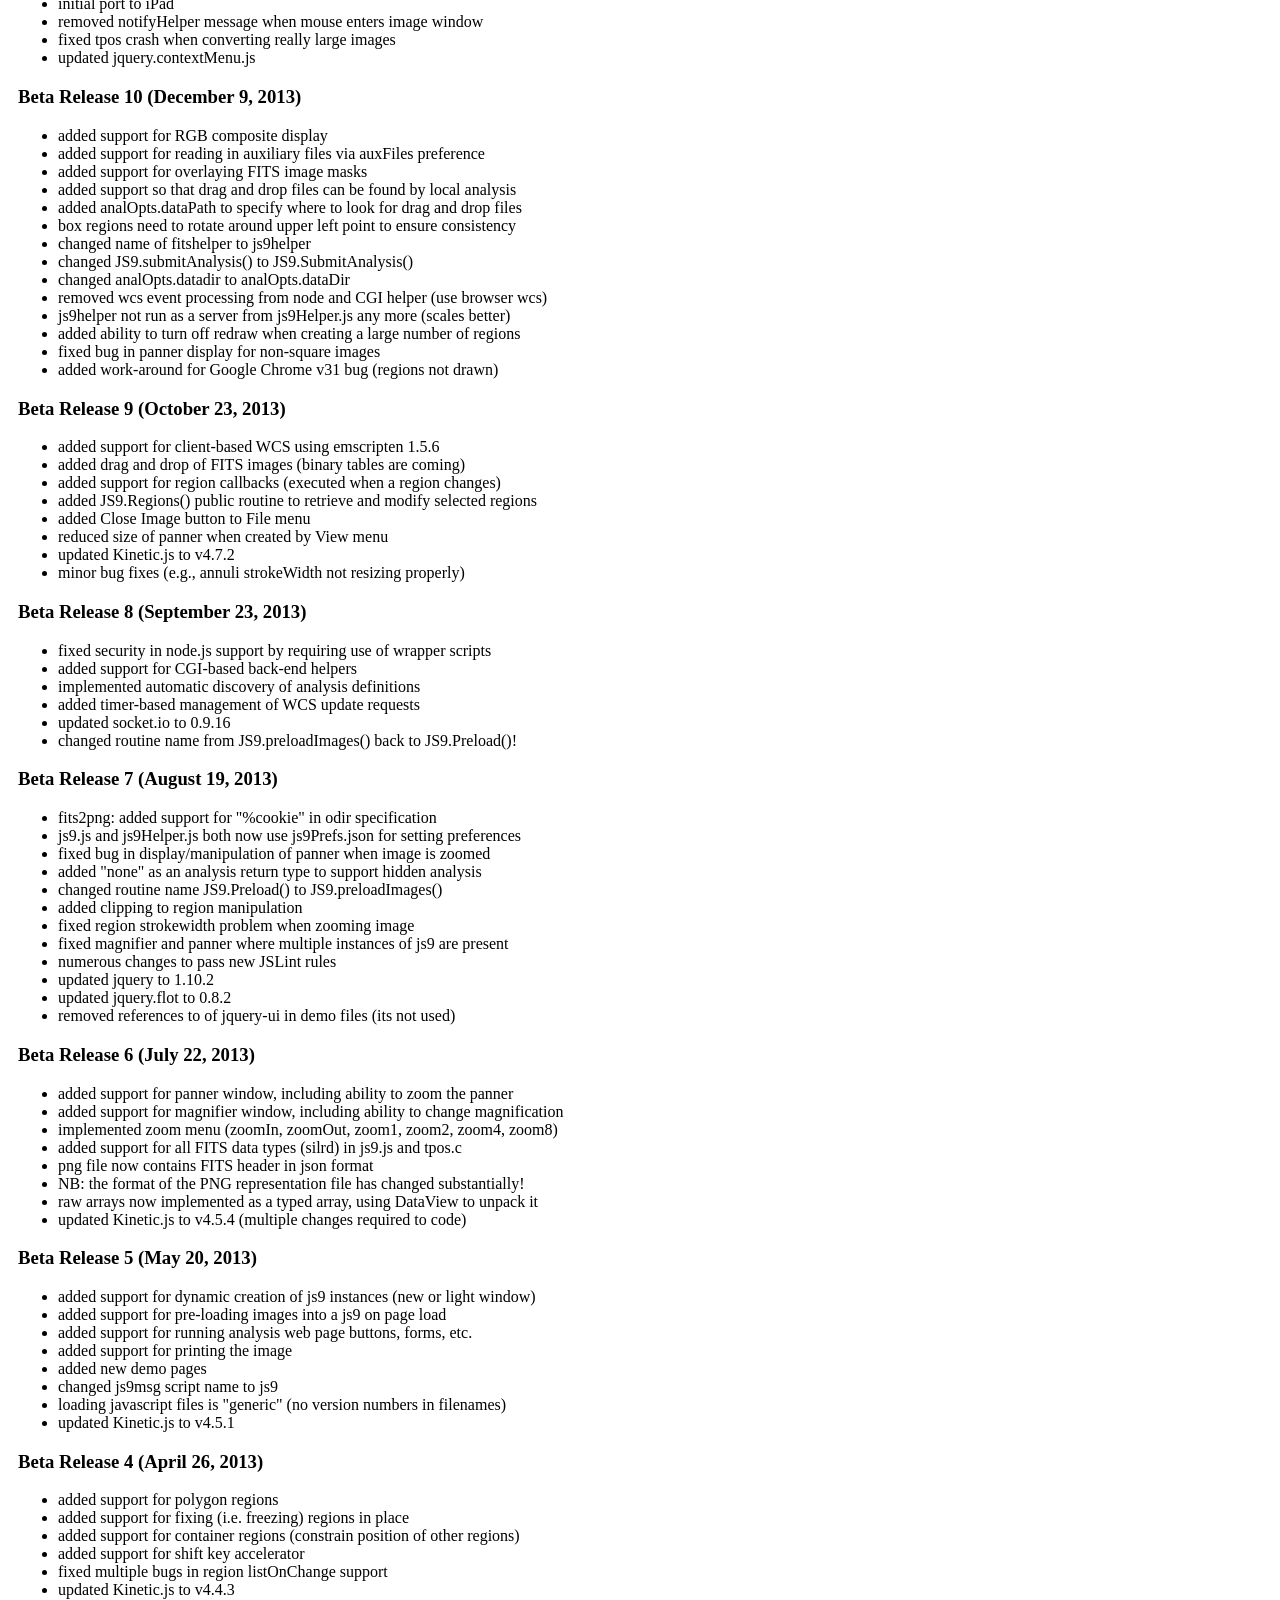
<file: help/changelog.html>
<!DOCTYPE HTML PUBLIC "-//W3C//DTD HTML 4.01 Transitional//EN"
   "http://www.w3.org/TR/html4/loose.dtd">
<html>
<head>
<meta http-equiv="Content-Type" content="text/html;charset=utf-8" >
<link type="text/css" rel="stylesheet" href="../js9.css">
<title>JS9 ChangeLog</title>
</head>
<body>
<div class="helpLogo"><img src="../images/js9logo.png" alt="js9"></div>
<div class="helpContainer">
<center><h3>JS9 ChangeLog</h3></center>

<h3>Security updates, etc.</h3>
<ul>
<li> security/archive release v3.9                                    20241213
<li> fix bug in exec validity check in js9 helper                     20241213
<li> add additional exec validity check to js9 helper                 20241213
<li> restrict wrapper script names to use alphanumerics, underscore   20241213
<li> update emscripten to v3.1.72                                     20241123
<li> update emscripten to v3.1.59                                     20240519
<li> update socket.io to v4.7.5                                       20240519
<li> update npm module uuid to v1.2.8                                 20240519
<li> update npm module minimist to v9.0.1                             20240519
<li> update emscripten to v3.1.40                                     20230531
<li> update socket.io to v4.6.2 to close security vulnerability       20230531
<li> update emscripten to v3.1.27                                     20221204
<li> update socket.io to v4.5.4 to close security vulnerability       20221203
<li> update npm modules uuid, minimist                                20221203
<li> js9Electron.js: hack around breaking changes in v20              20221203
</ul>

<h3> Public Release 3.8 (June 21, 2022)</h3>
<ul>
<li> fix bug preventing flip, rotate, rot90 from working in Load() opts
<li> update emscripten to v3.1.13
<li> update socket.io to v4.5.1
<li> update astroem/cfitsio library to v4.1.0
</ul>

<h3> Public Release 3.7 (May 16, 2022)</h3>
<ul>
<li> add color change option to shape layers plugin
<li> ?renamedisplay=[old:]new will rename a display when loading the web page
<li> add experimental support for getting remote FITS URLs via CGI-based proxy
<li> add cgi proxy support to 'load remote ...' dialog box
<li> drag/drop url will try cgi proxy if proxy server is not available
<li> js9.js: private sockopts to JS9.socketioOpts to support user configuration
<li> js9Helper: helperOpts to socketioOpts, use Object.assign to merge obj prefs
<li> make cubecol's id more akin to a filename (i.e., without parens)
<li> remove gz:: and bz:: from saved virtual filename
<li> evcube: generated cube file cannot be a gzip'ed file (re: cfitsio)
<li> when saving a section, use the real section instead of recalculating it
<li> fix bug changing position of a selected region after pan/zoom/flip
<li> fix regions bug where stack order (send to back) was reset after pan/zoom
<li> fix bug changing position of a selected region after pan/zoom/flip
<li> fix bugs in handling text children of grouped regions
<li> fix bug when saving one slice of a cube, naxis was not always set to 2
<li> astroem: rearrange a few source files
<li> add Quit() public access routine (Desktop app only)
<li> es6: use for( key of Object.keys(opts) ){ ... where possible
<li> es6: change a few functions to arrow functions
<li> update astroem/post.js to es6 to match emscripten v3.1.x
<li> update emscripten to v3.1.10
<li> update socket.io to v4.5.0
<li> update fabric.js to v5.2.1
</ul>

<h3> Patch Release 3.6.2 (January 3, 2022)</h3>
<ul>
<li> add experimental support for converting event tables to 3D cubes
<li> add Counts in Each Cube Slice analysis task for files with NAXIS == 3
<li> optimize psList search for js9 helper
<li> add UI to change val/pos display color
<li> region editor: fix annulus edit (width, dashes not always processed)
<li> improve smoke tests
<li> update emscripten to v3.0.0
<li> update socket.io to v4.4.0
<li> update fabric.js to v4.6.0
<li> update open to v8.4.0
</ul>

<h3> Patch Release 3.6.1 (August 16, 2021)</h3>
<ul>
<li> fix various problems with placement of panner rectangle
<li> edit annuli: don't multiply by scale factor when generating circles
<li> update astroem/cfitsio library to v4.0.0
</ul>

<h3> Public Release 3.6 (July 30, 2021)</h3>
<ul>
<li> globalOpts.arrowIncrement: parameterize increment used by arrow keys
<li> selectShapes: if selecting a single shape, don't make a group selection
<li> add support for fabricOpts in js9prefs.js
<li> fix display of rotated non-square image in a non-square display
<li> fix bug that allowed arrow keys to move locked regions
<li> fix regression when adding/removing polygon points
<li> improve support for proxying js9 helper through a web server
<li> change the size of annulus region annuli graphically (meta-click to edit)
<li> change annulus defaults from 2 rings (0->15,15->30) to 1 ring (15->30)
<li> globalOpts.editRegions controls GUI region editing (def: true)
<li> fix magnifier jitter when moving a region with the arrow keys
<li> changeShapes: fix v3.4 regression that sometimes changed annuli incorrectly
<li> rearrange npm modules by uninstalling and installing socket.io
<li> clean up emscripten init in preparation for worker-based experiments
<li> update open to v8.2.1
<li> update fabric.js to v4.5.1
<li> update socket.io to v4.1.2
<li> update emscripten to v2.0.26
</ul>

<h3> Public Release 3.5 (June 1, 2021)</h3>
<ul>
<li> remove the long-deprecated fits2png code
<li> fix bug in js9helper sometimes preventing fits2fits size check
<li> add support for displaying the actual png/jpeg image ("overlay" param)
<li> add overlay parameter to preferences plugin
<li> add reset to image filter plugin (overlays can't reset via contrast/bias)
<li> optimize static colormap cell lookup using binary search
<li> fix bug in JS9.eventToCharStr assigning 46 to delete instead of a dot
<li> js9prefs.js: add support for a config object to allow merging obj prefs
<li> update emscripten to v2.0.23
</ul>

<h3> Public Release 3.4 (May 5, 2021)</h3>
<ul>
<li> maintain selection when switching between images, panning/zooming images
<li> ensure infobox displays correctly formatted val string
<li> add support for bitpix == 64 FITS data
<li> reg2wcsstr should not perform size calculation, use "cdelt" instead
<li> changing a region now shows immediately in the magnifier
<li> push unchangeable regions to back of fabric stack
<li> add 'locked' as opposite alias to 'changeable' for locking regions
<li> add support for 'locked' in region editor
<li> add support for binning tables on alt columns
<li> make mouseTouchZoom global instead of tied to a display
<li> turn off clickToFocus by default, way too many clicks (e.g. using menus)
<li> GetImage: don't throw if named image not available (return null instead)
<li> changing a region now shows immediately in the magnifier
<li> region editor now permits parent to change child's text
<li> changeShapes syncs child text color to main color (via regSyncTextColor)
<li> getShapes: now returns shapes in order in which they were loaded
<li> loadproxy: add support for ms-dos gzip files
<li> handle Infinity when getting scale min,max
<li> js9helper: change html error message to avoid 'Invalid character' error
<li> parameterize direction of mouse wheel zoom
<li> add skip factor to wheel zoom to avoid pileup
<li> globalOpts.mousetouchLimit limits zoom-out to size of image (def: true)
<li> don't display regions when GUI zooming an image with many (>500) regions
<li> don't display regions when GUI panning an image with many (>500) regions
<li> redesign region multi-selection dialog box to support groups
<li> add JS9.GroupRegions() and JS9.UngroupRegions() public routines
<li> add JS9.GroupShapes() and JS9.UngroupShapes() public routines
<li> add JS9.ListGroups() public routine
<li> add JS9.UnselectRegions() and JS9.UnselectShapes() public routines
<li> extend shape (region) selections to support boolean expressions (&&,||,!)
<li> add "onarrowkey" event for plugins, enable its use with pixel table plugin
<li> prefs: only save schema props (e.g. not all globalOpts when saving globals)
<li> fix regression in js9helper limiting size of file transfer
<li> remove support for fabric.js v1, it's ancient and incompatible with groups
<li> add deepscan.io checks when pushing to repository
<li> update eslint to 7.21.0 and make it happy
<li> update socket.io 3.1.2, then 4.0.1, remove 2.4.1 (now supported by v3+)
<li> update npm dependencies: uuid, rimraf, open, ps-node, table-parser
<li> update emscripten to v2.0.18
</ul>

<h3> Patch Release 3.3.1 (December 15, 2020)</h3>
<ul>
<li> fix old bug appending "//" to helperProtocol, even if present (breaks socket.io when saving prefs)
<li> add regMenuCreate property to prefs plugin, remove useless regConfigSize
</ul>

<h3> Public Release 3.3 (December 14, 2020)</h3>
<ul>
<li> listRegions: add format='regions' to parallel saveRegions output
<li> regions config: change color, width, pattern as colorpicker, menus change
<li> regions: fix regression when panning a grouped polygon or line
<li> js9Helper: fix regression in uploading FITS files
<li> fix bug to re-establish focus on js9 display after clipboard copy
<li> js9worker: worker socketio connection can now be restarted automatically
<li> update emscripten to v2.0.10
<li> add support for socket.io v3.0.3, while maintaining support for v2
<li> update fabric.js to v4.2.0
</ul>

<h3> Public Release 3.2 (November 6, 2020, a day of hope)</h3>
<ul>
<li> add js9 shell scripting and desktop hostfs smoke tests
<li> add checks on filename and id to guard against xss attack
<li> add js9msg script to send messages using wget or curl (node not required)
<li> js9 script will now use faster js9msg script, if appropriate
<li> make JS9's returned data consistent between js9Msg.js, js9Helper.js httpd
<li> allow --with-cfitsio (without a dir arg) if lib is in a system dir
<li> desktop: add dialog box for exported script
<li> desktop: in script, look for webpage in current dir, then in install dir
<li> desktop: pass resize info if specified width or height is <= 0
<li> desktop: save cmdline opts on close (use same width, height next time)
<li> fix problems passing very large FITS headers (> approx. 1Mb) to initwcs()
<li> fix regression in desktop when using default web page
<li> fix regression in mouseup cb: updateShapes mode is "update", not "mouseup"
<li> various changes to generate Linux desktop app as well as macOS app
<li> js9Electron.js: add support for js9Electron.json file
<li> add support for editing cmd line opts in preferences plugin
<li> refactor desktop app to support editing cmd line opts
<li> modify js/FileSaver.js so that Jupyter notebooks put saveAs() on window
<li> update FileSaver.js to 2.0.4
<li> update emscripten to 2.0.5
</ul>

<h3> Public Release 3.1 (September 8, 2020)</h3>
<ul>
<li> regions menu: list, remove act on selected or all regions
<li> edit menu: edit, copy act on selected or all regions
<li> add GUI inputs to configure style (color, strokewidth, stroke pattern)
<li> add selection criteria input to multi-selection dialog
<li> add SelectShapes() and SelectRegions() public routines
<li> console plugin can now execute public routines
<li> add ability to turn off auto-create of regions from the Regions menu
<li> 'a' key creates a region using the last one selected from Regions menu
<li> set globalOpts.regionsToClipboard to false (breaks copy selected support)
<li> display (screen) coords can be specified prefixing 'd' to x, y
<li> display coords can be preserved by specifying preservedcoords property
<li> view menu option to show display coords in val/pos string in image sys
<li> add JS9.DisplayNextImage() public access routine
<li> add 'sticky' property to regions (no change on pan, zoom, rotate, flip)
<li> refactor dataminmax, mkColorData to avoid Chrome multi-sec delays in for loops
<li> add support for rotating to North Is Up in current wcssys in SetRotate("northisup")
<li> add north is up rotation to Zoom menu and zoomcontrols dialog
<li> rotate/flip panner image as displayed image rotates/flips
<li> N/E marker now tracks current wcssys, not file's wcssys
<li> JS9.SetFlip(), JS9.SetRot90() use transform instead of changing image data
<li> add JS9.SetRotation(), JS9.GetRotation() to rotate image by arbitrary angle
<li> add JS9.ChangeRegionTags() public routine to add/remove region tags
<li> reorganize github site (new build directory, src in src, demos in demos)
<li> make install does not load demos, use make install-demos explicitly
<li> remove deprecated fitsy code from top level
<li> add JS9.ListRegions(), JS9.EditRegions() public routines
<li> regions menu: options to save regions using different wcs, also save csv
<li> separate: add ability to use a CSS Grid instead of light windows
<li> sync: add GUI for plugin and change menu GUI to match
<li> desktop: add searchbar to analysis light windows (ctl-f or cmd-f)
<li> inline voyager images (remove dax versions from js9inline.js)
<li> JS9Titlebar plugin adds image id to title (uses globalOpts.updateTitlebar)
<li> add onregionsmove callback to Magnifier plugin (if intensivePlugins)
<li> add CopyShapes() to copy shape layers to another image (cf CopyRegions)
<li> add CopyParams() routine to copy params from one image to another
<li> add ColorControls plugin to color menu
<li> rgb mode is now associated with each display separately (not global)
<li> move rgb info when moving images between displays
<li> resort preloaded files into their original order
<li> update node minimist package to avoid prototype pollution bug
<li> don't use centered scaling for line and box regions
<li> add length/angle options to line configuration dialog box
<li> add statusbar plugin
<li> globalOpts.menuPosition to set menu position (def: below the menu button)
<li> add sum/avg option to binning plugin
<li> add support for fractional binning
<li> add GetOpacity(), SetOpacity()
<li> add support for opacity floor: an opacity assigned if pixval <= floorval
<li> extend opacity in menu to include floor opacity support
<li> sync images: sync all images to facilitate blinking
<li> sync images: add syncwcs option to force sync using image coords
<li> desktop: options can now be passed via --switches (e.g., --scale log)
<li> Load: add ra,dec, px,py, wcs properties to support panning
<li> Load: regions property can load a region file or add a region
<li> syncImages: add rot90, flip, and sync blended images
<li> CloseDisplay now takes an optional regexp of images to close
<li> add source, destination in/out/over/atop methods to blend plugin
<li> static colormaps: specify color/opacity and pixel range
<li> expand MaskImage to support "overlay" as well as "mask" of image data
<li> add MaskImage() routine to allow one image to mask another
<li> remove experimental LoadAuxFile() (too fragile, subsumed elsewhere)
<li> fix region parser to check for exclude regions
<li> fix bug when sortable GUI changed the image stack with multiple displays
<li> fix annulus radii text box in regions config
<li> update uuid and rimraf modules for js9Helper
<li> update jquery to v3.5.0
<li> update emscripten to v1.40.1
<li> update fabric.js to v3.6.3 and enable strokeUniform
<li> update cfitsio to v3.48 (via astroem repository)
<li> update ResizeSensor to v1.2.2
</ul>

<h3> Public Release 3.0 (January 6, 2020)</h3>
<ul>
<li> improve  menu placement for Jupyter support
<li> replace image filter menu with plugin that supports parameter adjustments
<li> just redisplay already-loaded slices
<li> added PanZoom controls to Zoom menu, containing "pan to" support
<li> wcs menu: don't show wcs options if image has no wcs
<li> add Google's new turbo colormap
<li> add analysis plot configuration dialog box to set data range and scale
<li> improve panner to show display area (not image area)
<li> infobox: fix bug displaying image coords instead of phys if sys was image
<li> webworker init: avoid CORS problems when webworker is on a remote location
<li> add array-based x,y flip and +/- 90 degree rotation to the Zoom menu
<li> add JS9.SetRot90() and JS9.SetFlip() public access routines
<li> improve LTM/LTV support, various bug fixes
<li> avoid weakness in wcslib causing the wrong header length to be used
<li> fix error handling when called from external message
<li> update emscripten to v1.39.3 (required several changes to montage)
<li> upgrade code to use ES6
</ul>

<h3> Public Release 2.5 (August 30, 2019)</h3>
<ul>
<li> re-displaying an image now calls the onload callback
<li> JS9.BlendDisplay('reset') unsets blended images
<li> JS9.DisplayExtension('all') loads all image extensions
<li> JS9.ReprojectData('all') uses the current image to reproject others
<li> JS9.Load('foo.fits', {allext: true}) loads foo.fits, then all extensions
<li> add 'Display all images' button to Extensions plugin
<li> add support for loading all images in a multi-extension FITS file at once
<li> fix typo that made incorrect sections of non-rectangular images at zoom < 1
<li> fix bug when zooming image with a selected region
<li> fix bug when loading multiple annuli at once
<li> fix regression in DisplaySection: new ext was not added to FITS filename
</ul>

<h3> Public Release 2.4 (July 15, 2019)</h3>
<ul>
<li> fix double tap to close capability on iPhones
<li> fix internal regcnts tasks using annuli on iOS devices and re-enable them
<li> wcs grid: fix high limit display coordinates
<li> analysis menu: only display 3d analysis menu options for 3d images
<li> refactor LoadWindow so load waits for the lightwin to be fully created
<li> desktop app: support merging analysis tasks and loading foreign web pages
<li> add JS9.GetAnalysis() to return analysis task definitions
<li> add missing routine in internal CountsInRegions() and RadialProfile()
<li> add support for "All" selection of regions to include text children
<li> GetRegions: return text child region id
<li> desktop app: enabling node mounts local file system for direct FITS access
<li> desktop app: add security checks
<li> fix overly-aggressive .gitignore and add missing files
<li> fix typo that broke createMosaic("all")
<li> fix bugs in imexam plugins using a rotated line to define the image section
<li> fix spinner when using open local file dialog
<li> update emscripten to v1.38.37
<li> update contextMenu to v2.8.0
</ul>

<h3> Public Release 2.3 (May 1, 2019)</h3>
<ul>
<li> support for Mac app, a bit of Windows app: see github/ericmandel/js9app
<li> Electron desktop app: use internal colorpicker if Electron version >= 5
<li> add logo support
<li> add AlignPanZoom() public routine
<li> add --cmds [cmds] and --cmdfile [file] switches to js9Electron.js
<li> add --node switch to js9Electron.js, allowing nodeIntegration
<li> add JS9.globalOpts.onpreload property
<li> fix wcs alignment of blended images during pan and zoom operations
<li> fix mosaic code, which needed area mosaic file after all
<li> redesign Menubar to use more submenus, especially File menu
<li> fix bug in the supermenu sometimes not displaying the File sub-menus
<li> work around  invalidation of emscripten heap pointers when memory increases
<li> add ability to change child text options via the parent shape
<li> add ability to push selected region to bottom of overlapping stack ('d')
<li> add ability to select all regions ('S' and Regions menu option)
<li> add SaveDir public routine (desktop app only) to set the save directory
<li> SavePNG,SaveJPEG: add option to save image RGB pixels instead of display
<li> SavePNG,SaveJPEG: add option to skip saving the layers (e.g. regions)
<li> shape layers (incl. regions) can now be exported in SVG format
<li> closing a light window that displays images now supports: close, move, ask
<li> add support for unconstrained panning
<li> dynamically select a JS9 display (supports one plugin for many displays)
<li> SaveColormap: allow multiple colormaps to be save at once
<li> add ability to change color, width, dash lines, tags of selected regions
<li> fix bug in "north is up" rotation: take CDELT values into account
<li> add direction vector to panner
<li> display regions in lightwin instead of on display or in infobox
<li> add region copyToClipboard capability (so 'p' always pastes last region)
<li> add ability to specify display opts in a FITS header (IMOPTS param)
<li> add ability to specify colormaps in a FITS header (IMCMAP param)
<li> add ability to create image cutouts of selected region(s)
<li> add ability to rename a JS9 display via JS9.RenameDisplay() api call
<li> ensure saved order of images after session load
<li> add --title and --renameid options to desktop app to rename display ids
<li> parameterize initial blending params
<li> Preload() loads .cmap files as colormaps
<li> colormaps: specify m colorwheel slices, from which n colormaps are assigned
<li> add ability to specify {display: id} param to external api calls
<li> add ability to unremove previously removed regions
<li> add ability to select regions based on the file from which they were loaded
<li> calling LoadRegions() twice removes previous regions loaded from the file
<li> add globalOpts.quietReturn to silence 'OK' messages
<li> Desktop (Electron.js) version: add --savedir option to skip save dialog
<li> JS9.Load(): globalOpts.reloadRefresh property to control reloading an image
<li> add 'revert' option to wcs reproject submenu
<li> wcs menu: each wcs system has own current units (based on initial defaults)
<li> fix region parser to see 'linear' as wcs, not a 'line' region
<li> cmaps: allow color choice via text input in fallback colorpicker
<li> fix memory leaks in reproject code
<li> LoadColormap: support file containing array of colormaps
<li> Infobox: for long filenames, click to see right hand side
<li> addColormaps now replaces a cmap with same name
<li> add 3D plot capabilities for data cubes in Analysis menu
<li> many improvements to user-defined menus
<li> turn on wasm in js9 Electron.js Desktop app
<li> menu: allow load/save of cmaps without a loaded image
<li> when blending, only sync zoom/pan reprojected images that are wcs aligned
<li> reproject: use float32 instead of float64 if datatype allows (less memory)
<li> reproject: correctly align images when wcs ref image is panned or zoomed
<li> reproject: fix memory leaks, always go back to original image
<li> js9 helper: increase ping timeout to avoid Chrome disconnects
<li> improve header generation and FITS card handling
<li> allow DisplaySection() to display the new section in a different display
<li> add colormaps plugin to create (complementary) colormaps
<li> fine-tune positioning: arrow keys display small crosshair cursor
<li> fine-tune positioning: arrow keys change magnifier display center
<li> regions menu: listonchange can act on "selected" (default) or "all" regions
<li> preferences plugin: image parameter for "all" or "selected" listonchange
<li> Meta (or Ctrl) now used for keyboard shortcuts displaying a light window
<li> edit, region menus: add option to display region configuration window
<li> add 'M-e' keyboard shortcut to display region configuration window
<li> add 'M-o' keyboard shortcut to open a local file
<li> add 'p' keyboard shortcut to paste regions at current mouse position
<li> (joining 'P' keyboard shortcut to paste regions at their own position)
<li> add 's' keyboard shortcut to select region that contains the mouse
<li> fix bug when saving/copying regions inside a rotated group
<li> Meta key during mouse move no longer updates internal image position
<li> update emscripten to v1.38.28
<li> update fabric.js to v2.7.0
</ul>

<h3> Public Release 2.2 (October 9, 2018)</h3>
<ul>
<li> add sync plugin: synchronize operations between two or more images
<li> add JS9.SyncImages() and JS9.UnsyncImages() public access routines
<li> SetParam(): setting a core param calls the core function
<li> add support for disabling colormap, pan, regions, scale, wcs, or zoom for a given image
<li> add Scale Clipping Limits plugin (with pixel distribution plot)
<li> add support for setting up a proxy from Apache to the Node.js helper
<li> add Separate/Gather Images plugin
<li> desktop app: add support for printing entire window
<li> desktop app: add support for saving entire window to a pdf file
<li> add support for loading all slices of a data cube separately into JS9
<li> add support for user-defined menus in the Menubar
<li> add support for averaging pixels when binning (def: summing)
<li> add support for Mac-style menubars
<li> add Edit menu to Menubar (copy/paste regions, positions, values)
<li> add JS9.DisplayCoordGrid() and associated client-side task to Analysis menu
<li> add JS9.CountsInRegions() and associated client-side task to Analysis menu
<li> add JS9.RadialProfile(), and associated client-side task to Analysis menu
<li> reproject will try to bin large images to avoid memory limits
<li> add support for wcs-based cross-hair tracking of images
<li> add support for displaying mosaic images
<li> add CreateMosaic() public routine
<li> remove .fz suffix in various places where it breaks things
<li> fix bug where binning an image was not updating the CD matrix
<li> update emscripten to v1.38.5
<li> update socket.io to v2.1.1
</ul>

<h3> Public Release 2.1 (May 10, 2018)</h3>
<ul>
<li> allow JS9.SetPan() to accept a single object with x and y properties
<li> allow JS9.WCSToPix() to accept a single object with ra and dec properties
<li> allow JS9.PixToWCS() to accept a single object with x and y properties
<li> add support for Toolbar plugin
<li> add JS9.SetParam() and JS9.GetParam() public routines
<li> add JS9.SetToolbar() and JS9.GetToolbar() public routines
<li> add JS9.SeparateDisplay() public routine to separate images in a display
<li> add JS9.GatherDisplay() public routine to gather images into a display
<li> add JS9.LoadColormap() public routine
<li> add JS9.LightWindow() public routine
<li> JS9.GetImageData() now returns display size, bin factor
<li> JS9.RunAnalysis() return types now include "regions" and "catalog"
<li> include comments and history in display of FITS header 
<li> iOS 11.2.2,5 disable wasm: github.com/kripken/emscripten/issues/6042
<li> add refresh property to JS9.Load() to re-retrieve data
<li> add support for refreshing a file/url in JS9.RefreshImage()
<li> add support for displaying full image to JS9.DisplaySection()
<li> add 'f' (full) and 'r' (refresh) keyboard actions
<li> change 'r' (raise region layer) to '^' in keyboard actions
<li> add refresh and section commands to Console plugin (and js9 script)
<li> binning plugin: add button to load full image
<li> sessions: save/re-run dataLayer routines (e.g. reproject, rotate)
<li> sessions: save/restore blend mode
<li> sessions: save/restore wcsim from reprojection
<li> sessions: save/restore display parameters
<li> SaveSession saves either current image or all images
<li> ensure correct extension for Save{Session,PNG,JPEG}
<li> image blending: update GUI when changes are made via API
<li> image blending: support sizing of static div
<li> fix imexam routines needing integer section limits
<li> update emscripten to v1.37.28
<li> update fabric.js to v1.7.22
<li> update contextMenu to v2.6.3
</ul>

<h3> Minor Patch Release 2.0.2 (December 15, 2017)</h3>
<ul>
<li> add zscale, zmax to SetScale()
<li> improve display-based routines (separate, gather, resize, center, select)
<li> improve alignment of differently sized images
<li> allow zoom during image blending
<li> add menu support for closing all images
<li> add support for selecting a target display in a supermenu                  
<li> add support for dispersing images from one display into new displays       
<li> add support for gathering images from multiple displays into one           
<li> add support for new image inheriting params from current image             
<li> fix allinone (dont use wasm)
<li> fix bug loading wasm file in LoadWindow('new')
</ul>

<h3> Minor Patch Release 2.0.1 (September 29, 2017)</h3>
<ul>
<li> move helper log file outside www directory
<li> improve fetchURL() error messages
<li> fix bug in load catalog menu option
<li> allow json opts in Load* family of routines
<li> fix bug in JS9.Preload by saving a copy of opts
</ul>

<h3> Public Release 2.0 (September 27, 2017)</h3>
<ul>
<li> add support for emscripten-based WebAssembly
<li> add support for HPX projection
<li> add wcs selection menu to regions config dialog
<li> aesthetic improvements to regions config dialog
<li> fix race condition in Electron startup if not codesigned
<li> fix binning when manually specifying parent file
<li> fix wcs system display in infobox
<li> fix bug in js9Helper.js where localhost was not upgrading to use ws
<li> update emscripten to v1.37.20
<li> update fabric.js to v1.7.19
<li> update socket.io to v2.0.3
<li> update jquery to v3.2.1
<li> update jquery-ui to v1.12.1
</ul>

<h3> Public Release 1.12 (July 25, 2017)</h3>
<ul>
<li> refactor astroem to use astroem repository of emscripten library byte-code
<li> add DisplaySection() public routine
<li> add ability to extract a section from images (as well as tables)
<li> add fits2fits configuration params for large files support
<li> add large file support in which large files can be handled externally
<li> allow infoBox to be configured via JS9.globalOpts.infoBox and preferences
<li> add wcs center and wcs fov display to infoBox
<li> add js9.app Mac desktops to run js9 script (drag/drop images onto it, etc.)
<li> add support for specifying URLs on js9 command line (uses proxy load)
<li> JS9.Preload() will now call JS9.ProxyLoad(), if required
<li> proxy load now turned on by default (needed for Desktop use)
<li> add support for drag/drop URLs onto JS9 display (uses proxy load)
<li> add support for uploading FITS files to a remove server
<li> add support for displaying bzip2 files
<li> add support for drag drop of region, catalogs, sessions (by file extension)
<li> add text, fonts, stroke options to region configuration dialog box
<li> add support for specifying a text region as a child of a region
<li> add js9-to-ds9 region conversion to js9 script (-r)
<li> add support for importing ds9 regions, including properties in comments
<li> sort overlapping regions so smallest is on top
<li> fix memory leaks in mef support
<li> add Divs plugin to show/hide in-page JS9 plugin divs
<li> allow shape size controls to match shape color at border, corner, or both
<li> use file extensions when opening local files (fits, regions, catalogs, etc)
<li> add keyboard action to move selected region in back of other shapes (not a default)
<li> JS9.RegisterPlugins() will instantiate plugins if scripts load asynchronously
<li> add JS9.InstantiatePlugins() public routine
<li> deprecate auto load of js9Prefs.son (load js9prefs.js explicitly instead)
<li> update emscripten to v1.37.9
<li> update socket.io to v1.7.3 (big change in module directory structure)
</ul>

<h3> Public Release 1.11 (January 9, 2017)</h3>
<ul>
<li> add support for displaying HEALPix files
<li> add initial support for memory management of internal FITS files
<li> add menu support for clearing FITS files from internal memory
<li> add support for running JS9 on the Desktop using Electron.js
<li> integrate Desktop Electron support into into js9 script
<li> add ability to load local catalogs and save catalogs to disk
<li> add JS9.LoadCatalog() and JS9.SaveCatalog() public routines
<li> add Shape Layer plugin to turn on/off layers and set the active layer
<li> remove list of shape layers from View menu in favor of Shape Layer plugin
<li> add JS9.ActiveShapeLayer() public routine
<li> improve onimagedisplay processing for mef, cube, imarith plugins
<li> fix bug in cube plugin blink support
<li> update fabric.js to v1.6.6
<li> update socket.io to v1.5.1
<li> update closure-compiler to v20160911
</ul>

<h3> Public Release 1.10 (October 11, 2016)</h3>
<ul>
<li> add support for full-display mode
<li> add support for keyboard actions and shortcuts
<li> add JS9.SetRGBMode(), JS9.GetRGBMode() public routines
<li> unclutter the position/value display
<li> dont update value/position if "special key" is pressed
<li> buttons and menu/titlebars are now beautiful and Mac-like
<li> buttons can be beautiful and flat (change via class specification)
<li> add support for copying regions to another image (JS9.CopyRegions())
<li> add initial support for plotly plotting library
<li> improvements to energyplot, evfilter, binning plugins
<li> add support for alternate WCS (including JS9.GetWCS, JS9.SetWCS routines)
<li> add JS9.LookupImage() public routine
<li> generalize and extend plugin callback capability
<li> extend range of FITS files that can be WCS-projected using Montage
<li> add support in the File menu for saving and loading sessions
<li> add JS9.LoadSession() and JS9.SaveSession() public routines
<li> update imexam,fitsy, archive plugins
<li> update fabric.js to v1.6.3
<li> update cfitsio to v3.39
<li> update socket.io to v1.4.5
</ul>

<h3> Public Release 1.9 (June 8, 2016)</h3>
<ul>
<li> add standard RGB image processing functions to the Analysis menu
<li> add support for gesture-based zoom (scroll wheel and pinch)
<li> add MouseTouch plugin to change mouse/touch actions
<li> image id now contains extension name or number for FITS extensions
<li> add support for histogram equalization scaling
<li> add support in js9 script for starting up a browser/web page
<li> add support for displaying slices of a FITS data cube
<li> add support for image arithmetic (between 2 images or image & constant)
<li> add support moving images between JS9 displays
<li> add support for displaying HDUs in multi-extension FITS files
<li> add 'magma', 'inferno', 'plasma', 'viridis' colormaps from matplotlib
<li> deprecate the use of funtools when building JS9; please use cfitsio
</ul>

<h3> Public Release 1.8 (March 21, 2016)</h3>
<ul>
<li> add image blending plugin to support blending operations between images
<li> add ability to blend images using W3C composite/blending modes
<li> add colorbar plugin to display colormap vs intensity information
<li> add blink plugin to blink images
<li> add line region (with support for multiple line segments)
<li> add raw data layers to allow manipulation of underlying raw data
<li> add JS9.FilterRGBImage() to support RGB image processing routines
<li> add JS9.GaussBlurData public routine to perform Gaussian blur on data layer
<li> add JS9.RawDataLayer() public routine for raw data layer manipulation
<li> add JS9.ShiftData() public routine to shift raw data in x and y
<li> add JS9.GetDisplayData(), returning data for all images in a given display
<li> add JS9.SaveJPEG() public routine to save image and overlays as JPEG
<li> add JS9.AddColormap() public routine to add a colormap to JS9
<li> add JS9.SaveColormap(), JS9.OpenColormapMenu() public routines
<li> JS9.SavePNG() public routine now saves image and graphical overlays
<li> add support for reprojecting images using Montage/mProjectPP
<li> add JS9.Reproject() public access routine
<li> change menu option Color->alpha (0 to 255) to Color->opacity (0.0 to 1.0)
<li> fix bug when interactively changing panner for non-square images
<li> fix bug in lut colormap, which truncated the first color
<li> refactor emscripten astroem package into sub-packages
<li> update emscripten to v1.35.0
</ul>

<h3> Public Release 1.7 (January 12, 2016)</h3>
<ul>
<li> add Jupyter/IPython support for iframes
<li> add keyboard focus support for Jupyter/IPython
<li> add timeouts to avoid back-end connect() hangs
<li> add support for using rgb file as the display over a data file
<li> default helper is "none" (for Jupyter, where js9Prefs.json is not loaded) 
<li> add lower right handle to change width and height of display
<li> add View menu option to change width and height of display
<li> add JS9.ResizeDisplay() to change the size of a JS9 display element
<li> add JS9.DisplayPlugin() public routine for custom menus
<li> add JS9.GetFITSHeader() (as a string) public routine for custom menus
<li> add resize handle to display (lower right corner) 
<li> add View menu option to change the display width and height
<li> add support for handling group events in shape layers (i.e. catalogs)
<li> add support for handling mouse events in shape layers (i.e. catalogs)
<li> add support for tooltips to shape layers (i.e. catalogs)
<li> add return values to saveFITS() and savePNG()
<li> add spinner while waiting
<li> fix OpenFileMenu() and OpenRegionMenu() when using multiple displays
<li> fix text region printing
<li> fix bug in panner box when panner image does not fill panner width
<li> fix region configure to "delete" only itself (not all regions)
<li> fix one pixel bug in WCS region conversion
<li> update fabric.js to v1.5.0
<li> update socket.io to v1.3.7
<li> updated jquery to v1.11.3
</ul>

<h3> Public Release 1.6 (November 7, 2015)</h3>
<ul>
<li> add support for extracting image/table sections from "parent" files
<li> add JS9.LoadProxy() public routine to load FITS URLs via proxy server
<li> add support for loading Dropbox (and other CORS enabled) shared links
<li> add support for loading links by proxy through the back-end server
<li> add SetValPos and DisplayMessage public routines
<li> add options to create new JS9 windows from the file menu
<li> add experimental support for JS9 in an iframe, using postMessage
<li> remove starting "_" from SUPERMENU id (not legal syntax)
<li> fix various iOS foibles (scrolling, double-click to close)
<li> fix memory leak in cfitsio RefreshImage() support
<li> fix bug in lut colormap limit check
<li> fix bug in JS9.RefreshImage() blob handler
<li> fix overflow bug in cfitsio bscale/bzero support
<li> fix bug in zscale by properly exposing emscripten methods
<li> update emscripten to 1.34.1
<li> update wcs library to 3.9.0
</ul>

<h3> Public Release 1.5 (July 9, 2015)</h3>
<ul>
<li> add support for specifying regions using Funtools/DS9 syntax
<li> add support for loading Funtools/DS9 region files
<li> add support for running the Node.js helper using https protocol
</ul>

<h3> Public Release 1.4 (May 3, 2015)</h3>
<ul>
<li> add Preferences plugin to set image and region user prefs
<li> add ability to save image to FITS and PNG files (limited Safari support)
<li> add ability to save regions to a text file
<li> fix bugs in Binning plugin (mainly for cfitsio, but some general bug fixes)
</ul>

<h3> Public Release 1.3 (March 30, 2015)</h3>
<ul>
<li> add cfitsio library support to JS9 (emscripten compile to javascript)
<li> add data-width and data-height attributes to change the size of JS9 divs
<li> extend tpos and js9helper to use cfitsio (or funtools)
<li> update tpos js9Protocol to 1.1 to include header comments in the header
<li> default WCS is now determined in the browser, not by the back-end server
<li> ensure that section info is maintained during JS9.RefreshImage()
<li> prevent preload from happening more than once
<li> fix broken File->Open menu option
<li> update emscripten to v1.27, add new optimizations to astroem
</ul>

<h3> Public Release 1.2 (January 4, 2015)</h3>
<ul>
<li> concurrent release of pyjs9 1.0 on github
<li> update socket.io to the Engine.IO-driven v1.x (specifically v1.2.1)
<li> add ability to reconnect to node.js server automatically if latter restarts
<li> add support for specifying a temp work dir for back-end analysis
<li> add http support to js9Helper.js so messages can be sent via GET, POST
<li> JS9.Load: accepts FITS files as blobs and base64-encoded strings
<li> JS9.RefreshImage: accepts blobs (FITS files), js arrays and typed arrays
<li> JS9.GetImageData(): returned data can be array or base64-encoded string
<li> fix bug in arguments to public api routines sent via external message
<li> fix bug in File List: clicking on same file multiple times now redisplays
</ul>

<h3> Public Release 1.1 (November 15, 2014)</h3>
<ul>
<li> NB: api change: added errcode to argument list of RunAnalysis() callback
<li> new api: AddDivs() to add JS9 displays and/or plugins to the web page
<li> new api: Send() sends msgs programmatically (useful for 3rd party helpers)
<li> add support for super-menus that can control multiple JS9 displays
<li> add support for onload callback when displaying FITS files
<li> allow xcen, ycen (in image coords), zoom to be passed in obj to JS9.Load()
<li> re-factor js9Helper.js: each analysis task is its own top-level msg
<li> allow user-defined msgs to be added to analysis tasks more easily
<li> ensure correct region size during RefreshImage() and table binning
<li> add contour plugin to default plugins in js9plugins.js
<li> add checks for NaN values to imexam plugins
<li> fix imexam plugins bug when regions are rotated and resized
<li> fix bug in encircled energy preventing calculation for non-integer radii
<li> properly handle FITS TFORM cards without a repeat value (XMM data)
<li> resize regions properly when tables are binned by a block factor
<li> ensure that datamin and datmamax are updated when a binary table is binned
<li> dont send image notify events to back-end during contrast/bias changes
</ul>

<h3> Public Release 1.0 (September 30, 2014)</h3>
<ul>
<li> NB: change to the Public API: id is no longer first argument. See API doc.
<li> infobox plugin upgraded to a tabular display
<li> node.js server sends unique pageid back to JS9
<li> JS9 menus now cover light windows (higher zindex)
<li> improved accuracy of polygon points for contours
<li> moving a polygon point now calls listRegion
<li> added missing commas in WCS display of polygon points
<li> corrected WCS for drag/drop of sections of FITS binary tables
<li> fixed incorrect region size when binning FITS binary tables
<li> fixed memory leak in astroem reg2wcs routine
<li> plugin divs can now set height and width using CSS
<li> added defensive code to remove bash functions from CGI and node calls
<li> updated fabric.js to 1.4.11
</ul>

<h3> Release 1-epsilon (July 28, 2014)</h3>
<ul>
<li> JS9.Load() can now load FITS files directly (rather than converting to PNG)
<li> added support for FITS binary tables, including binning and filtering
<li> added support for gzip'ed FITS files
<li> added support for "physical" coordinates (i.e., tied to original data file)
<li> changed 2D graphics subsystem from Kinetic.js to fabric.js
<li> added generalized shape layer support for regions, catalogs, contours, etc.
<li> region context menu is now a light-weight web page with many new features
<li> added text and point regions
<li> position of a pixel is now in the center of the pixel
<li> accelerator key changed from shift key to meta key (command on Mac, control elsewhere)
<li> reduced number of js9 files to load in a web page
<li> redesigned and flattened returned region object
<li> redesigned public API
<li> changed Public routines JS9.Pix2WCS and JS9.WCS2Pix to be 1-indexed
<li> added ability to group and move regions
<li> box rotation is now around the center of the region
<li> all image coordinate are now 1-indexed throughout
<li> fixed bug where adding a polygon pt didn't show until region was selected
<li> changed polygon points to an array of objects {x, y} instead of just x, y
<li> fixed various layout bugs in plugins
<li> updated emscripten to latest version
<li> updated flot to latest version
<li> updated jquery to 1.11.1
</ul>

<h3> Beta Release 13 (April 6, 2014)</h3>
<ul>
<li> added support for handling NaN values
</ul>

<h3> Beta Release 12 (March 10, 2014)</h3>
<ul>
<li> added support for browser-based analysis via plugins (JS9.RegisterPlugin)
<li> converted Menubar, Info, Panner, Magnifier to plugins
<li> initial version of imexam plugin available (in plugins directory)
<li> initial version of archive/catalog server plugin available
<li> added support for zscale (IRAF min/max algorithm for scaling)
<li> added support for user scale limits
<li> regions can now be moved off the image
<li> shift key disables mouse plugin callbacks
<li> zooming a small image will use all of the available display canvas
<li> added support for sub-pixel zooming
<li> added ability to process all keys in keypress callback
<li> added arrow key support for moving regions
<li> added fractional pixel positions for zoomed images
<li> fixed bug which reset pan when changing colormaps on a zoomed image
<li> added strict mode
<li> update emscripten to 1.8.2
</ul>

<h3> Beta Release 11 (December 18, 2013)</h3>
<ul>
<li> initial port to iPad
<li> removed notifyHelper message when mouse enters image window
<li> fixed tpos crash when converting really large images
<li> updated jquery.contextMenu.js
</ul>

<h3> Beta Release 10 (December 9, 2013)</h3>
<ul>
<li> added support for RGB composite display
<li> added support for reading in auxiliary files via auxFiles preference
<li> added support for overlaying FITS image masks
<li> added support so that drag and drop files can be found by local analysis
<li> added analOpts.dataPath to specify where to look for drag and drop files
<li> box regions need to rotate around upper left point to ensure consistency
<li> changed name of fitshelper to js9helper
<li> changed JS9.submitAnalysis() to JS9.SubmitAnalysis()
<li> changed analOpts.datadir to analOpts.dataDir
<li> removed wcs event processing from node and CGI helper (use browser wcs)
<li> js9helper not run as a server from js9Helper.js any more (scales better)
<li> added ability to turn off redraw when creating a large number of regions
<li> fixed bug in panner display for non-square images
<li> added work-around for Google Chrome v31 bug (regions not drawn)
</ul>

<h3> Beta Release 9 (October 23, 2013)</h3>
<ul>
<li> added support for client-based WCS using emscripten 1.5.6
<li> added drag and drop of FITS images (binary tables are coming)
<li> added support for region callbacks (executed when a region changes)
<li> added JS9.Regions() public routine to retrieve and modify selected regions
<li> added Close Image button to File menu
<li> reduced size of panner when created by View menu
<li> updated Kinetic.js to v4.7.2
<li> minor bug fixes (e.g., annuli strokeWidth not resizing properly)
</ul>

<h3> Beta Release 8 (September 23, 2013)</h3>
<ul>
<li> fixed security in node.js support by requiring use of wrapper scripts
<li> added support for CGI-based back-end helpers
<li> implemented automatic discovery of analysis definitions
<li> added timer-based management of WCS update requests
<li> updated socket.io to 0.9.16
<li> changed routine name from JS9.preloadImages() back to JS9.Preload()!
</ul>

<h3> Beta Release 7 (August 19, 2013)</h3>
<ul>
<li> fits2png: added support for "%cookie" in odir specification
<li> js9.js and js9Helper.js both now use js9Prefs.json for setting preferences
<li> fixed bug in display/manipulation of panner when image is zoomed
<li> added "none" as an analysis return type to support hidden analysis
<li> changed routine name JS9.Preload() to JS9.preloadImages()
<li> added clipping to region manipulation
<li> fixed region strokewidth problem when zooming image
<li> fixed magnifier and panner where multiple instances of js9 are present
<li> numerous changes to pass new JSLint rules
<li> updated jquery to 1.10.2
<li> updated jquery.flot to 0.8.2
<li> removed references to of jquery-ui in demo files (its not used)
</ul>

<h3> Beta Release 6 (July 22, 2013)</h3>
<ul>
<li> added support for panner window, including ability to zoom the panner
<li> added support for magnifier window, including ability to change magnification
<li> implemented zoom menu (zoomIn, zoomOut, zoom1, zoom2, zoom4, zoom8)
<li> added support for all FITS data types (silrd) in js9.js and tpos.c
<li> png file now contains FITS header in json format
<li> NB: the format of the PNG representation file has changed substantially!
<li> raw arrays now implemented as a typed array, using DataView to unpack it
<li> updated Kinetic.js to v4.5.4 (multiple changes required to code)
</ul>

<h3> Beta Release 5 (May 20, 2013)</h3>
<ul> 
<li> added support for dynamic creation of js9 instances (new or light window)
<li> added support for pre-loading images into a js9 on page load
<li> added support for running analysis web page buttons, forms, etc.
<li> added support for printing the image
<li> added new demo pages
<li> changed js9msg script name to js9
<li> loading javascript files is "generic" (no version numbers in filenames)
<li> updated Kinetic.js to v4.5.1
</ul>

<h3> Beta Release 4 (April 26, 2013)</h3>
<ul>
<li> added support for polygon regions
<li> added support for fixing (i.e. freezing) regions in place
<li> added support for container regions (constrain position of other regions)
<li> added support for shift key accelerator
<li> fixed multiple bugs in region listOnChange support
<li> updated Kinetic.js to v4.4.3
</ul>

<h3> Beta Release 3 (April 2, 2013)</h3>
<ul>
<li> updated Kinetic.js to v4.4.0 to fix new chrome v26.0.1410.43 (whoah!)
</ul>

<h3> Beta Release 2 (April 1, 2013)</h3>
<ul>
<li> added support for executing analysis from console window
<li> added support for messaging to js9 via Node-based js9Msg.js
<li> added ability to specify params to region creation
<li> added server mode and input from stdin to js9Msg.js
</ul>

<h3> Beta Release 1 (February 27, 2013)</h3>
<ul>
<li> initial beta release with support for displaying FITS images, scaling,
colormaps, external analysis, regions, wcs
</ul>

</div>

</body>
</html>
</file>
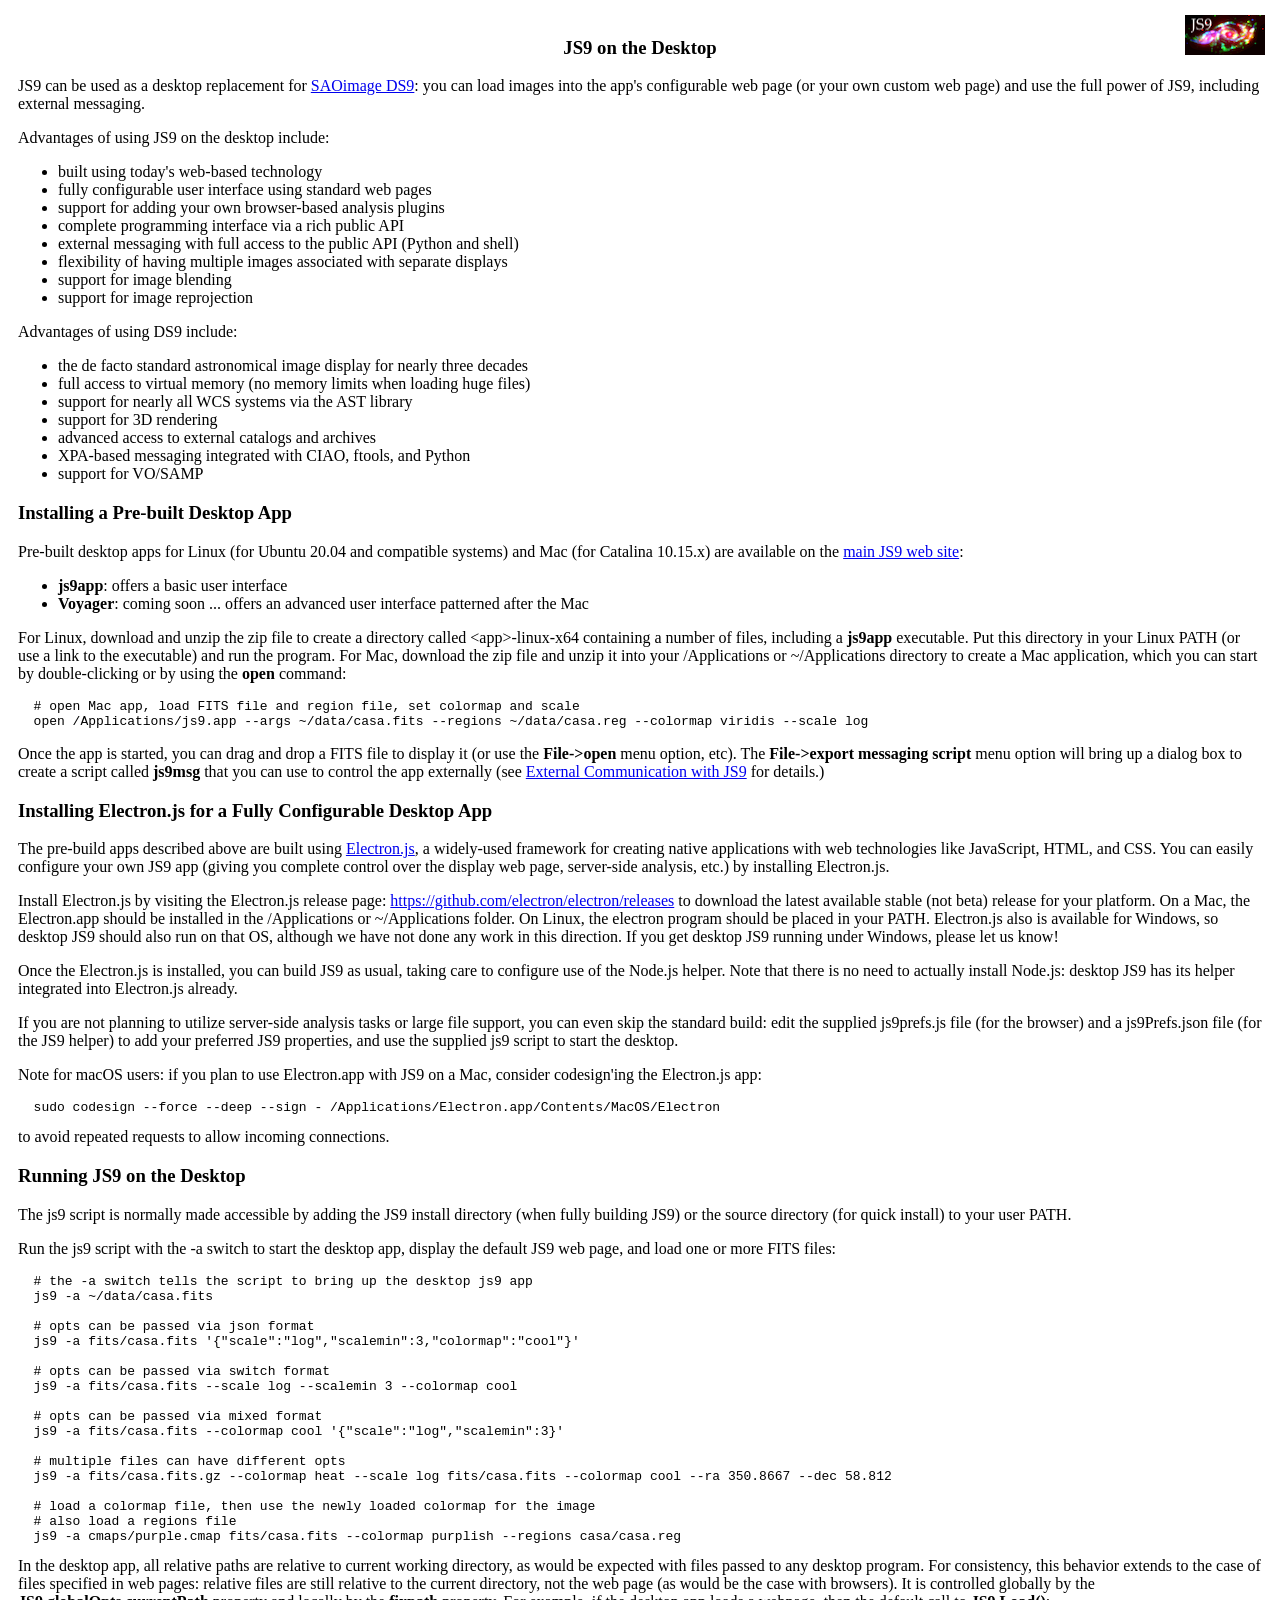
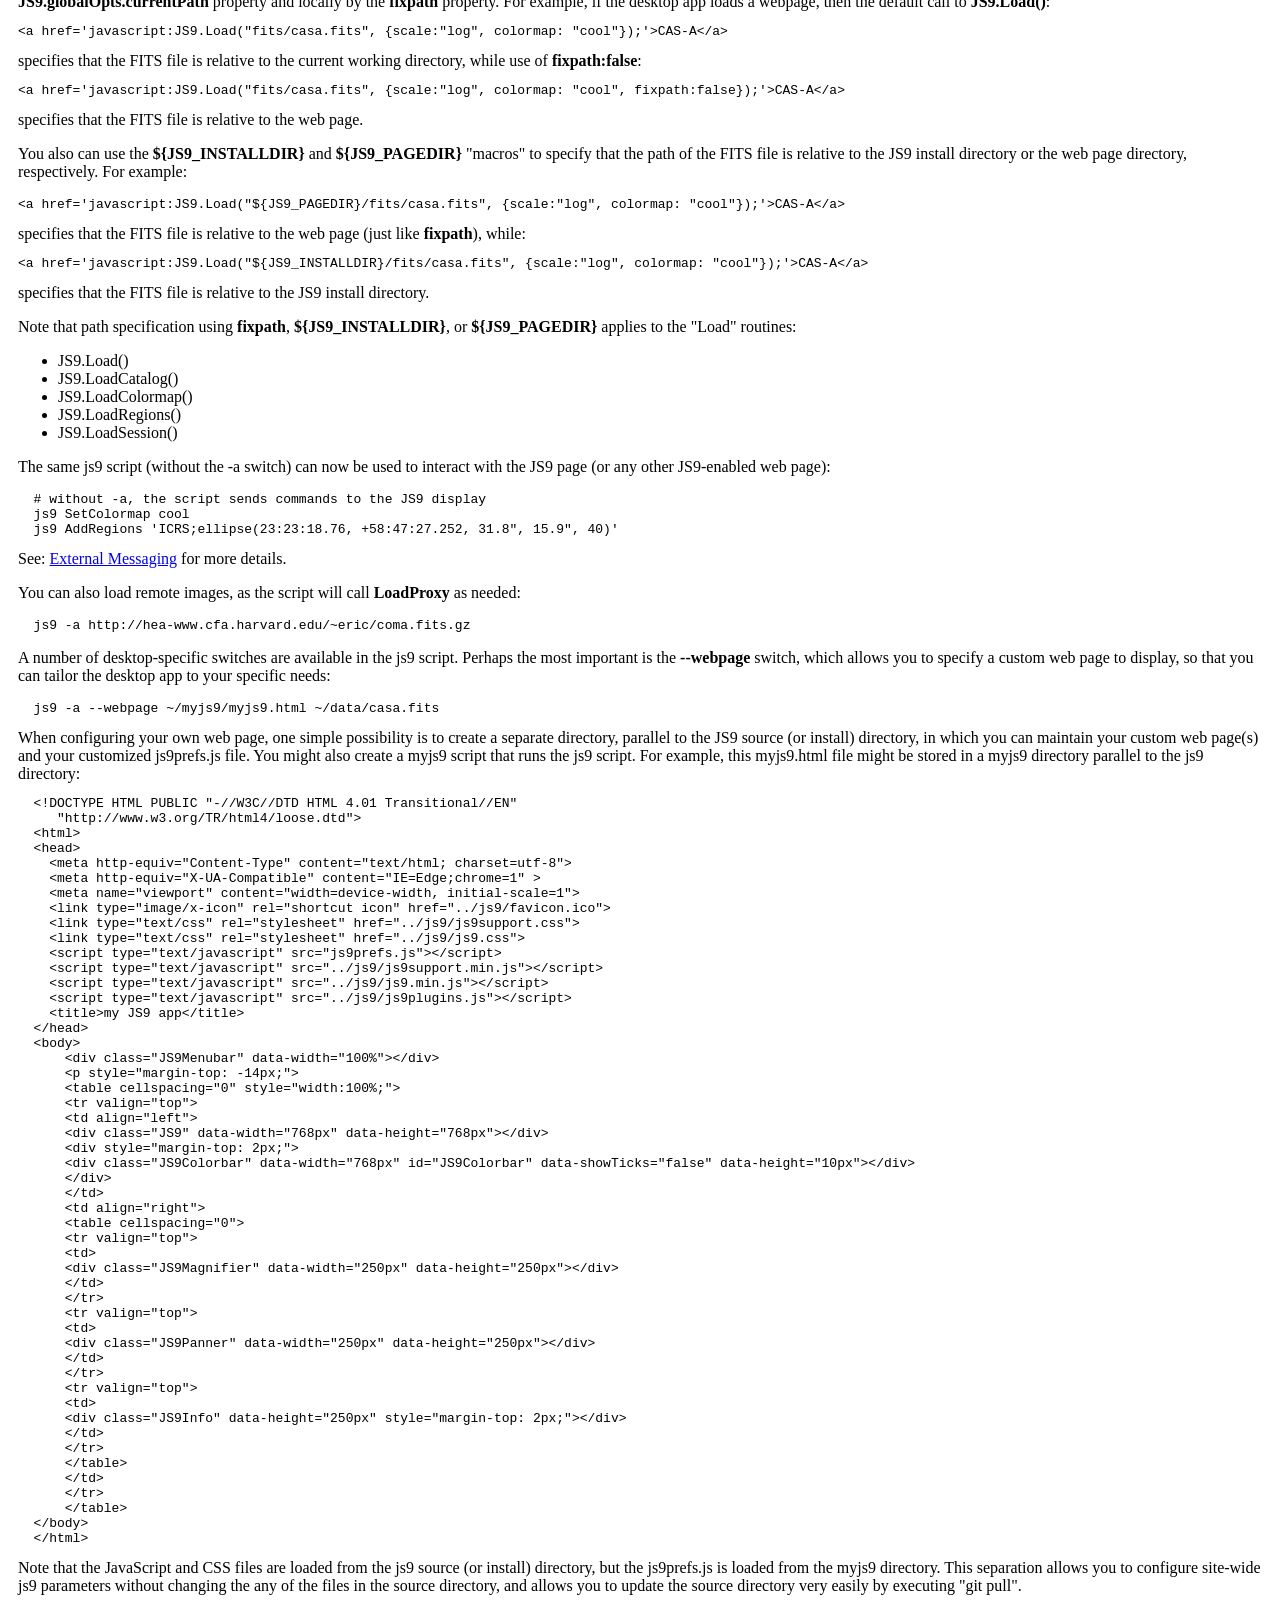
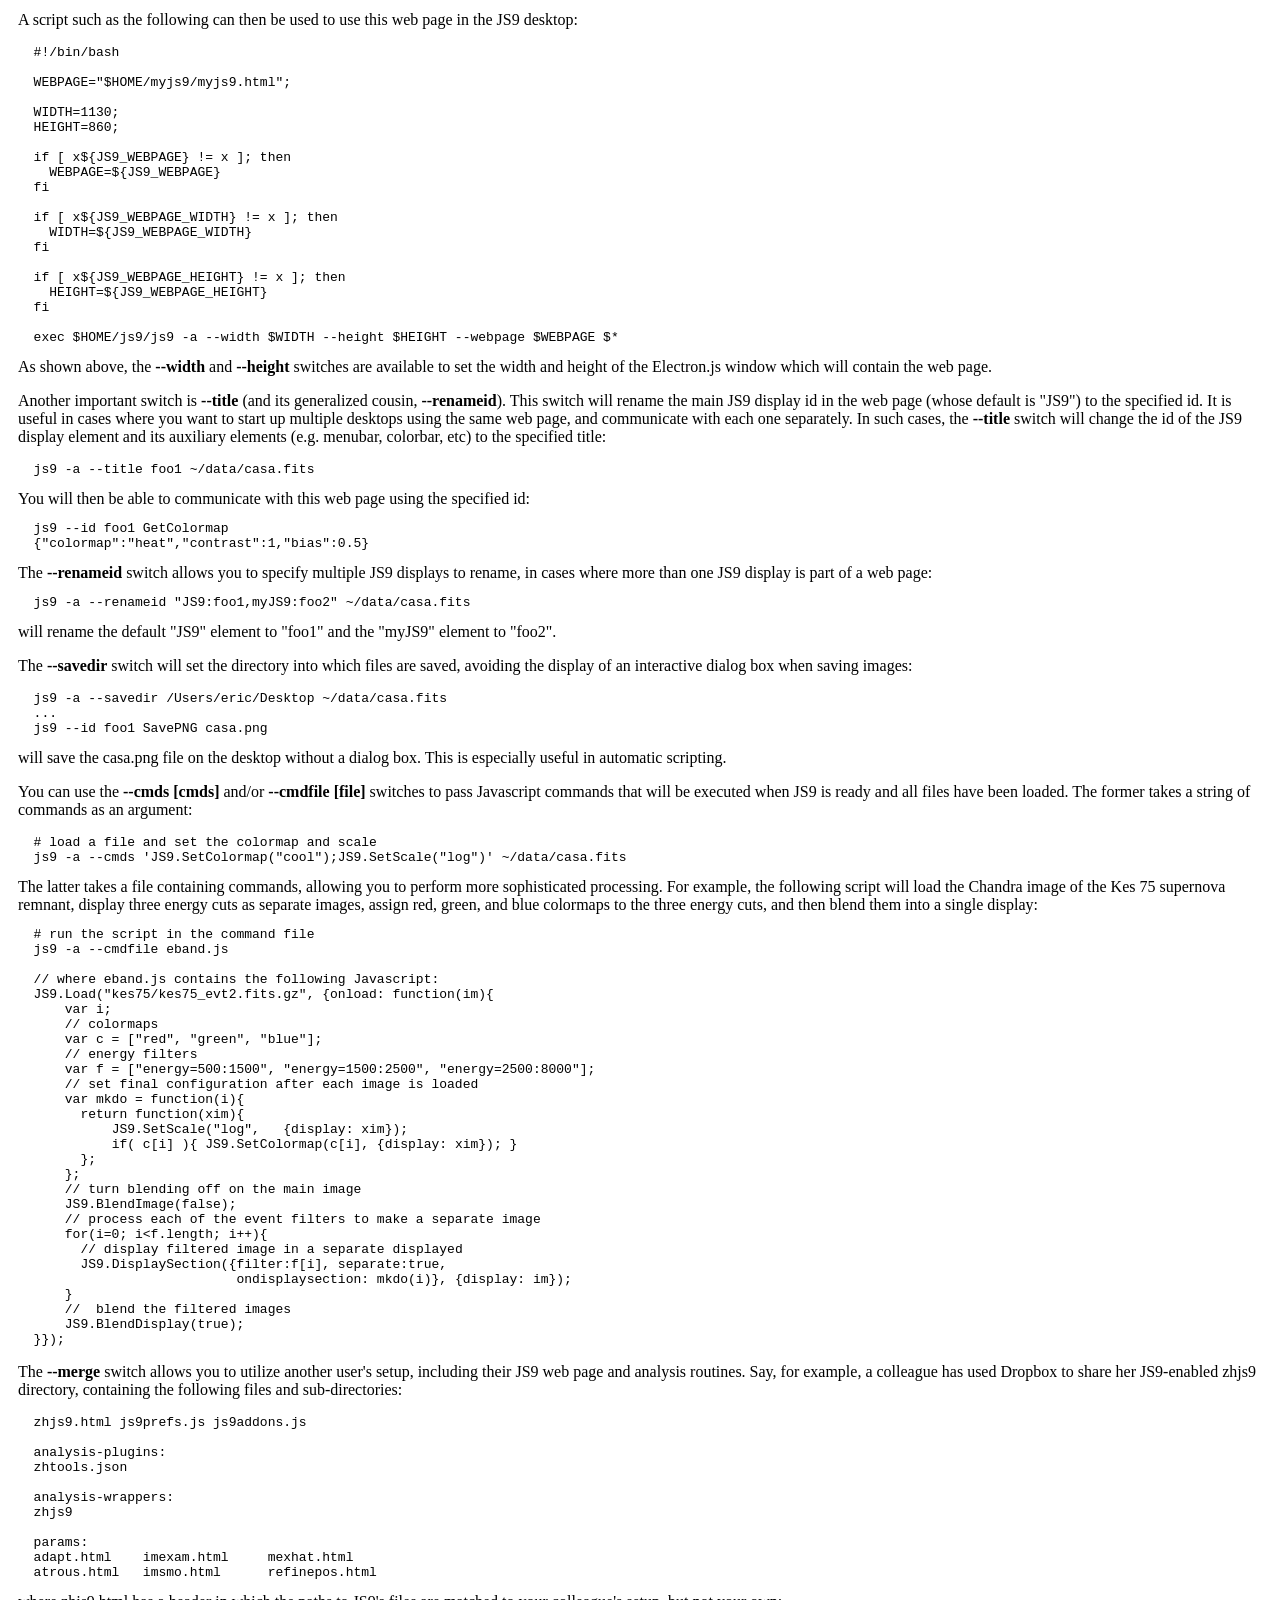
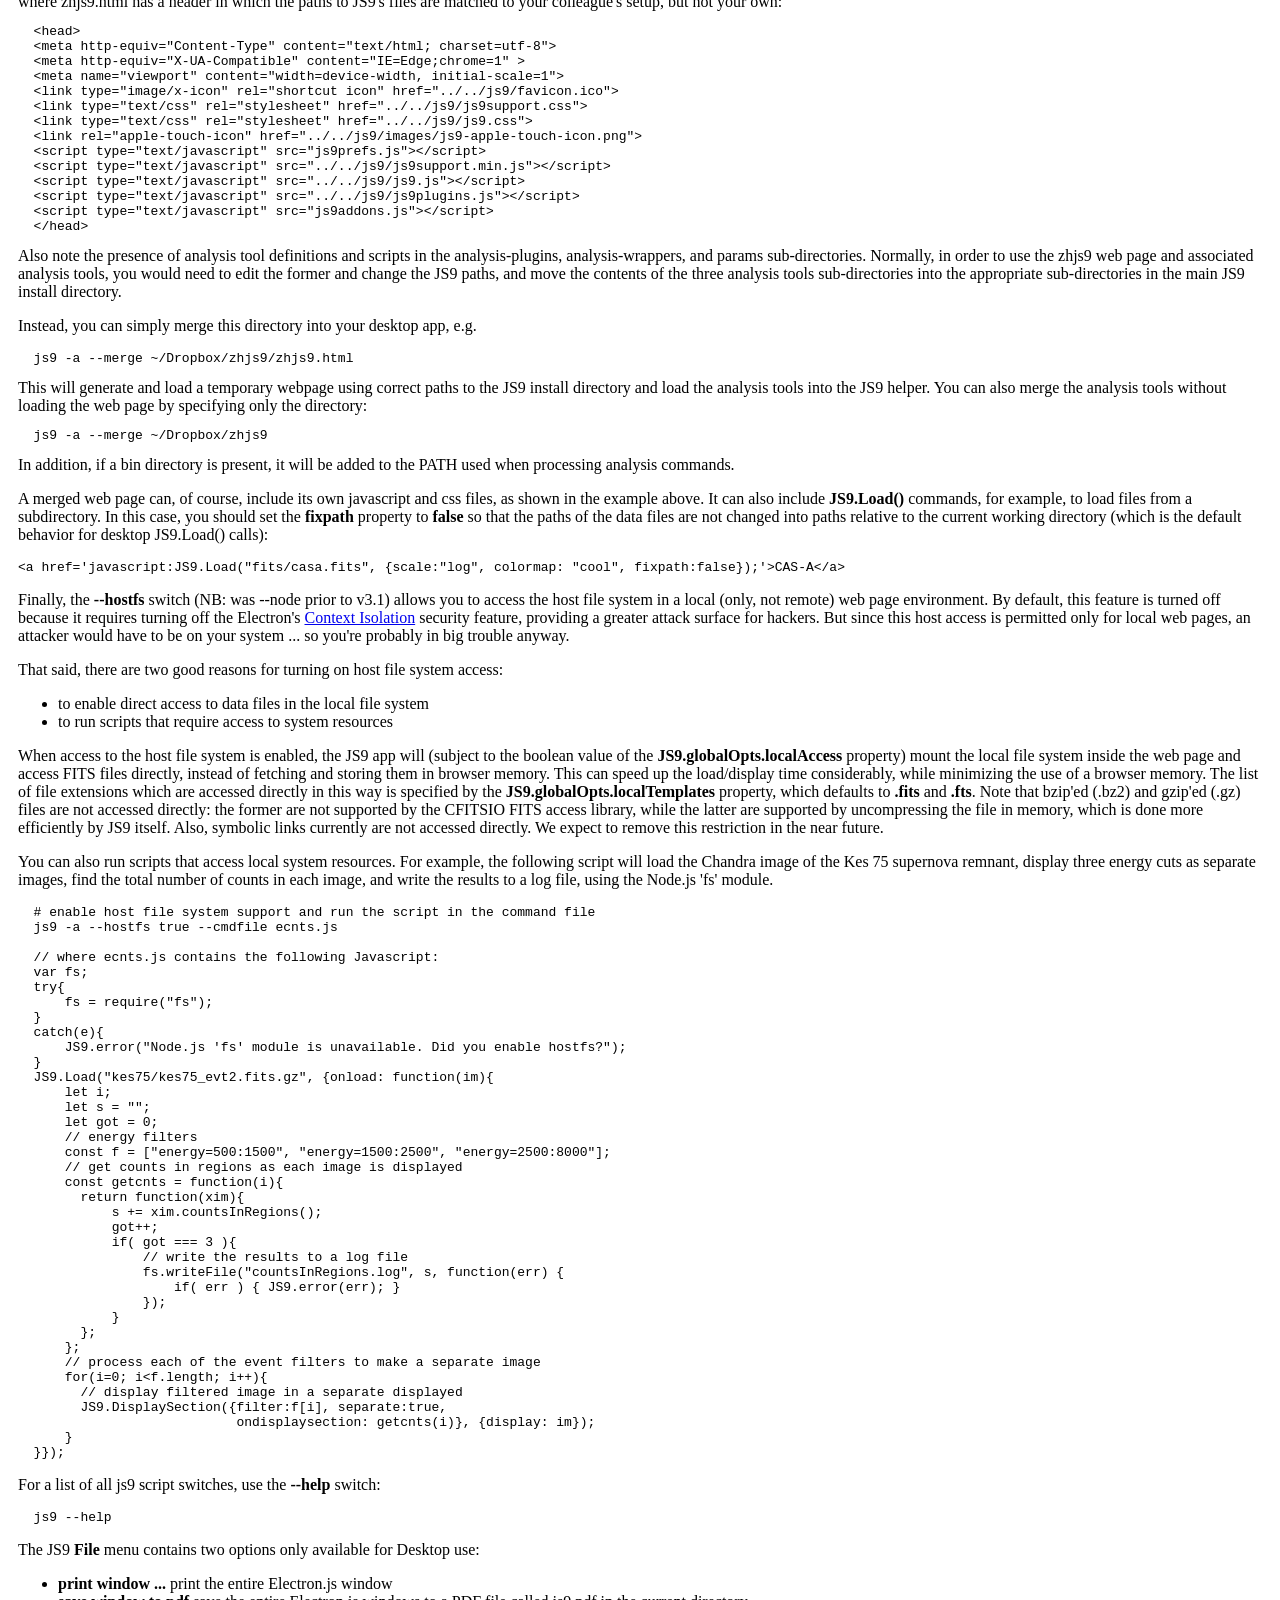
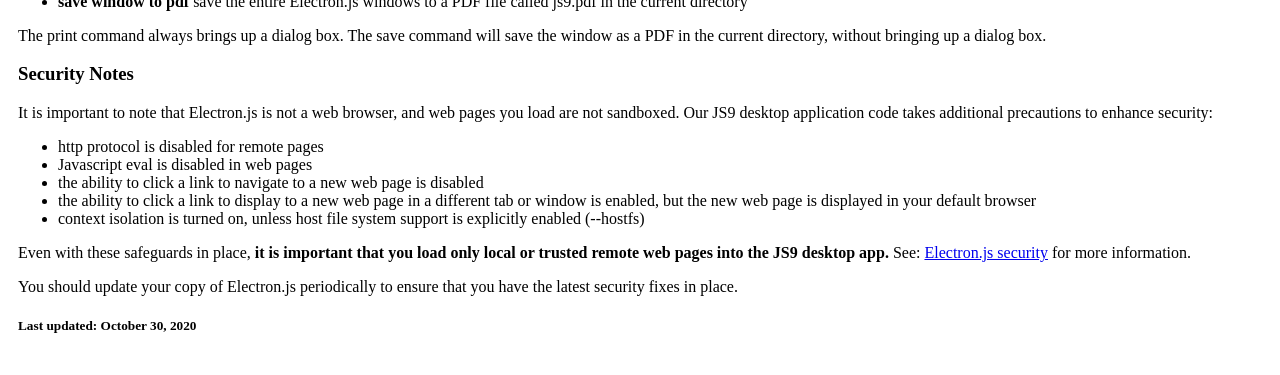
<file: help/desktop.html>
<!DOCTYPE HTML PUBLIC "-//W3C//DTD HTML 4.01 Transitional//EN"
   "http://www.w3.org/TR/html4/loose.dtd">
<html>
<head>
<meta http-equiv="Content-Type" content="text/html;charset=utf-8" >
<link type="text/css" rel="stylesheet" href="../js9.css">
<title>JS9 on the Desktop</title>
</head>
<body>
<div class="helpLogo"><img src="../images/js9logo.png" alt="js9"></div>
<div class="helpContainer">
<center><h3>JS9 on the Desktop</h3></center>

<p>
JS9 can be used as a desktop replacement for
<a href="http://ds9.si.edu">SAOimage DS9</a>: you can load images into
the app's configurable web page (or your own custom web page) and use
the full power of JS9, including external messaging.

<p>
Advantages of using JS9 on the desktop include:
<ul>
<li> built using today's web-based technology
<li> fully configurable user interface using standard web pages
<li> support for adding your own browser-based analysis plugins
<li> complete programming interface via a rich public API
<li> external messaging with full access to the public API (Python and shell)
<li> flexibility of having multiple images associated with separate displays
<li> support for image blending
<li> support for image reprojection
</ul>

<p>
Advantages of using DS9 include:
<ul>
<li> the de facto standard astronomical image display for nearly three decades
<li> full access to virtual memory (no memory limits when loading huge files)
<li> support for nearly all WCS systems via the AST library
<li> support for 3D rendering
<li> advanced access to external catalogs and archives
<li> XPA-based messaging integrated with CIAO, ftools, and Python
<li> support for VO/SAMP
</ul>

<h3>Installing a Pre-built Desktop App</h3>

Pre-built desktop apps for Linux (for Ubuntu 20.04 and compatible
systems) and Mac (for Catalina 10.15.x) are available on the 
<a href="https://js9.si.edu" target="_blank">main JS9 web site</a>:

<ul>
<li><b>js9app</b>: offers a basic user interface
<li><b>Voyager</b>: coming soon ... offers an advanced user interface patterned after the Mac
</ul>

<p>
For Linux, download and unzip the zip file to create a directory
called &lt;app&gt;-linux-x64 containing a number of files, including a
<b>js9app</b> executable. Put this directory in your Linux PATH (or
use a link to the executable) and run the program. For Mac, download
the zip file and unzip it into your /Applications or ~/Applications
directory to create a Mac application, which you can start by
double-clicking or by using the <b>open</b> command:
<pre>
  # open Mac app, load FITS file and region file, set colormap and scale
  open /Applications/js9.app --args ~/data/casa.fits --regions ~/data/casa.reg --colormap viridis --scale log
</pre>

<p>
Once the app is started, you can drag and drop a FITS file to display
it (or use the <b>File->open</b> menu option, etc).
The <b>File->export messaging script</b> menu option will bring up a dialog
box to create a script called <b>js9msg</b> that you can use to control the app
externally (see <a href="extmsg.html">External Communication with JS9</a>
for details.)

<h3>Installing Electron.js for a Fully Configurable Desktop App</h3>

<p>
The pre-build apps described above are built using
<a href="https://www.electronjs.org/">Electron.js</a>, a widely-used
framework for creating native applications with web technologies like
JavaScript, HTML, and CSS. You can easily configure your own JS9 app
(giving you complete control over the display web page, server-side
analysis, etc.) by installing Electron.js.

<p>
Install Electron.js by visiting the Electron.js release page:
<a href="https://github.com/electron/electron/releases">
https://github.com/electron/electron/releases</a> to download the
latest available stable (not beta) release for your platform. On a
Mac, the Electron.app should be installed in the /Applications or
~/Applications folder. On Linux, the electron program should be placed
in your PATH. Electron.js also is available for Windows,
so desktop JS9 should also run on that OS, although we have not done
any work in this direction. If you get desktop JS9 running under
Windows, please let us know!

<p>
Once the Electron.js is installed, you can build JS9 as usual, taking
care to configure use of the Node.js helper. Note that there is no need
to actually install Node.js: desktop JS9 has its helper integrated into
Electron.js already.

<p>
If you are not planning to utilize server-side analysis tasks or large
file support, you can even skip the standard build: edit the supplied
js9prefs.js file (for the browser) and a js9Prefs.json file (for the
JS9 helper) to add your preferred JS9 properties, and use the supplied
js9 script to start the desktop.

<p>
Note for macOS users: if you plan to use Electron.app with JS9 on a Mac,
consider codesign'ing the Electron.js app:
<pre>
  sudo codesign --force --deep --sign - /Applications/Electron.app/Contents/MacOS/Electron
</pre>
to avoid repeated requests to allow incoming connections.

<h3>Running JS9 on the Desktop</h3>

<p>
The js9 script is normally made accessible by adding the JS9 install
directory (when fully building JS9) or the source directory (for quick
install) to your user PATH.

<p>
Run the js9 script with the -a switch to start the desktop app, display
the default JS9 web page, and load one or more FITS files:
<pre>
  # the -a switch tells the script to bring up the desktop js9 app
  js9 -a ~/data/casa.fits

  # opts can be passed via json format
  js9 -a fits/casa.fits '{"scale":"log","scalemin":3,"colormap":"cool"}'

  # opts can be passed via switch format
  js9 -a fits/casa.fits --scale log --scalemin 3 --colormap cool

  # opts can be passed via mixed format
  js9 -a fits/casa.fits --colormap cool '{"scale":"log","scalemin":3}'

  # multiple files can have different opts
  js9 -a fits/casa.fits.gz --colormap heat --scale log fits/casa.fits --colormap cool --ra 350.8667 --dec 58.812

  # load a colormap file, then use the newly loaded colormap for the image
  # also load a regions file
  js9 -a cmaps/purple.cmap fits/casa.fits --colormap purplish --regions casa/casa.reg
</pre>
In the desktop app, all relative paths are relative to current working
directory, as would be expected with files passed to any desktop
program.  For consistency, this behavior extends to the case of files
specified in web pages: relative files are still relative to the
current directory, not the web page (as would be the case with browsers).
It is controlled globally by the <b>JS9.globalOpts.currentPath</b>
property and locally by the <b>fixpath</b> property. For example, if
the desktop app loads a webpage, then the default call to <b>JS9.Load()</b>:
<pre>
&lt;a href='javascript:JS9.Load("fits/casa.fits", {scale:"log", colormap: "cool"});'&gt;CAS-A&lt;/a&gt;
</pre>
specifies that the FITS file is relative to the current working directory,
while use of <b>fixpath:false</b>:
<pre>
&lt;a href='javascript:JS9.Load("fits/casa.fits", {scale:"log", colormap: "cool", fixpath:false});'&gt;CAS-A&lt;/a&gt;
</pre>
specifies that the FITS file is relative to the web page.
<p>
You also can use the <b>${JS9_INSTALLDIR}</b> and <b>${JS9_PAGEDIR}</b> "macros"
to specify that the path of the FITS file is relative to the JS9 install
directory or the web page directory, respectively. For example:
<pre>
&lt;a href='javascript:JS9.Load("${JS9_PAGEDIR}/fits/casa.fits", {scale:"log", colormap: "cool"});'&gt;CAS-A&lt;/a&gt;
</pre>
specifies that the FITS file is relative to the web page (just
like <b>fixpath</b>), while:
<pre>
&lt;a href='javascript:JS9.Load("${JS9_INSTALLDIR}/fits/casa.fits", {scale:"log", colormap: "cool"});'&gt;CAS-A&lt;/a&gt;
</pre>
specifies that the FITS file is relative to the JS9 install directory.
<p>
Note that path specification using <b>fixpath</b>, <b>${JS9_INSTALLDIR}</b>, or <b>${JS9_PAGEDIR}</b> applies to the "Load" routines:
<ul>
<li> JS9.Load()
<li> JS9.LoadCatalog()
<li> JS9.LoadColormap()
<li> JS9.LoadRegions()
<li> JS9.LoadSession()
</ul>

<p>
The same js9 script (without the -a switch) can now be used to interact
with the JS9 page (or any other JS9-enabled web page):
<pre>
  # without -a, the script sends commands to the JS9 display
  js9 SetColormap cool
  js9 AddRegions 'ICRS;ellipse(23:23:18.76, +58:47:27.252, 31.8", 15.9", 40)'
</pre>
See: <a href="./extmsg.html">External Messaging</a> for more details.

<p>
You can also load remote images, as the script will call <b>LoadProxy</b> as
needed:
<pre>
  js9 -a http://hea-www.cfa.harvard.edu/~eric/coma.fits.gz
</pre>

<p>
A number of desktop-specific switches are available in the js9 script. Perhaps
the most important is the <b>--webpage</b> switch, which allows you to
specify a custom web page to display, so that you can tailor the desktop app
to your specific needs:
<pre>
  js9 -a --webpage ~/myjs9/myjs9.html ~/data/casa.fits
</pre>
When configuring your own web page, one simple possibility is to create a
separate directory, parallel to the JS9 source (or install) directory,
in which you can maintain your custom web page(s) and your customized
js9prefs.js file. You might also create a myjs9 script that runs the
js9 script. For example, this myjs9.html file might be stored in a myjs9
directory parallel to the js9 directory:
<pre>
  &lt;!DOCTYPE HTML PUBLIC "-//W3C//DTD HTML 4.01 Transitional//EN"
     "http://www.w3.org/TR/html4/loose.dtd"&gt;
  &lt;html&gt;
  &lt;head&gt;
    &lt;meta http-equiv="Content-Type" content="text/html; charset=utf-8"&gt;
    &lt;meta http-equiv="X-UA-Compatible" content="IE=Edge;chrome=1" &gt; 
    &lt;meta name="viewport" content="width=device-width, initial-scale=1"&gt;
    &lt;link type="image/x-icon" rel="shortcut icon" href="../js9/favicon.ico"&gt;
    &lt;link type="text/css" rel="stylesheet" href="../js9/js9support.css"&gt;
    &lt;link type="text/css" rel="stylesheet" href="../js9/js9.css"&gt;
    &lt;script type="text/javascript" src="js9prefs.js"&gt;&lt;/script&gt;
    &lt;script type="text/javascript" src="../js9/js9support.min.js"&gt;&lt;/script&gt;
    &lt;script type="text/javascript" src="../js9/js9.min.js"&gt;&lt;/script&gt;
    &lt;script type="text/javascript" src="../js9/js9plugins.js"&gt;&lt;/script&gt;
    &lt;title&gt;my JS9 app&lt;/title&gt;
  &lt;/head&gt;
  &lt;body&gt;
      &lt;div class="JS9Menubar" data-width="100%"&gt;&lt;/div&gt;
      &lt;p style="margin-top: -14px;"&gt;
      &lt;table cellspacing="0" style="width:100%;"&gt;
      &lt;tr valign="top"&gt;
      &lt;td align="left"&gt;
      &lt;div class="JS9" data-width="768px" data-height="768px"&gt;&lt;/div&gt;
      &lt;div style="margin-top: 2px;"&gt;
      &lt;div class="JS9Colorbar" data-width="768px" id="JS9Colorbar" data-showTicks="false" data-height="10px"&gt;&lt;/div&gt;
      &lt;/div&gt;
      &lt;/td&gt;
      &lt;td align="right"&gt;
      &lt;table cellspacing="0"&gt;
      &lt;tr valign="top"&gt;
      &lt;td&gt;
      &lt;div class="JS9Magnifier" data-width="250px" data-height="250px"&gt;&lt;/div&gt;
      &lt;/td&gt;
      &lt;/tr&gt;   
      &lt;tr valign="top"&gt;
      &lt;td&gt;
      &lt;div class="JS9Panner" data-width="250px" data-height="250px"&gt;&lt;/div&gt;
      &lt;/td&gt;
      &lt;/tr&gt;   
      &lt;tr valign="top"&gt;
      &lt;td&gt;
      &lt;div class="JS9Info" data-height="250px" style="margin-top: 2px;"&gt;&lt;/div&gt;
      &lt;/td&gt;
      &lt;/tr&gt;   
      &lt;/table&gt;    
      &lt;/td&gt;
      &lt;/tr&gt;
      &lt;/table&gt;
  &lt;/body&gt;
  &lt;/html&gt;
</pre>
Note that the JavaScript and CSS files are loaded from the js9
source (or install) directory, but the js9prefs.js is loaded from the
myjs9 directory. This separation allows you to configure site-wide js9
parameters without changing the any of the files in the source
directory, and allows you to update the source directory very easily
by executing "git pull".

<p>
A script such as the following can then be used to use this web page
in the JS9 desktop:
<pre>
  #!/bin/bash

  WEBPAGE="$HOME/myjs9/myjs9.html";

  WIDTH=1130;
  HEIGHT=860;

  if [ x${JS9_WEBPAGE} != x ]; then
    WEBPAGE=${JS9_WEBPAGE}
  fi

  if [ x${JS9_WEBPAGE_WIDTH} != x ]; then
    WIDTH=${JS9_WEBPAGE_WIDTH}
  fi

  if [ x${JS9_WEBPAGE_HEIGHT} != x ]; then
    HEIGHT=${JS9_WEBPAGE_HEIGHT}
  fi

  exec $HOME/js9/js9 -a --width $WIDTH --height $HEIGHT --webpage $WEBPAGE $*
</pre>
As shown above, the <b>--width</b> and <b>--height</b> switches are available
to set the width and height of the Electron.js window which will contain the
web page.

<p>
Another important switch is <b>--title</b> (and its generalized
cousin, <b>--renameid</b>). This switch will rename the main JS9
display id in the web page (whose default is "JS9") to the specified
id. It is useful in cases where you want to start up multiple desktops
using the same web page, and communicate with each one separately. In
such cases, the <b>--title</b> switch will change the id of the JS9
display element and its auxiliary elements (e.g. menubar, colorbar,
etc) to the specified title:
<pre>
  js9 -a --title foo1 ~/data/casa.fits
</pre>
You will then be able to communicate with this web page using the specified id:
<pre>
  js9 --id foo1 GetColormap
  {"colormap":"heat","contrast":1,"bias":0.5}
</pre>
The <b>--renameid</b> switch allows you to specify multiple JS9
displays to rename, in cases where more than one JS9 display is part of a 
web page:
<pre>
  js9 -a --renameid "JS9:foo1,myJS9:foo2" ~/data/casa.fits
</pre>
will rename the default "JS9" element to "foo1" and the "myJS9"
element to "foo2".

<p>
The <b>--savedir</b> switch will set the directory into which files
are saved, avoiding the display of an interactive dialog box when
saving images:
<pre>
  js9 -a --savedir /Users/eric/Desktop ~/data/casa.fits
  ...
  js9 --id foo1 SavePNG casa.png
</pre>
will save the casa.png file on the desktop without a dialog box. This is
especially useful in automatic scripting.

<p>
You can use the <b>--cmds [cmds]</b> and/or <b>--cmdfile [file]</b> switches
to pass Javascript commands that will be executed when JS9 is ready
and all files have been loaded. The former takes a string of commands
as an argument:
<pre>
  # load a file and set the colormap and scale
  js9 -a --cmds 'JS9.SetColormap("cool");JS9.SetScale("log")' ~/data/casa.fits
</pre>
The latter takes a file containing commands, allowing you to perform
more sophisticated processing. For example, the following script
will load the Chandra image of the Kes 75 supernova remnant, display
three energy cuts as separate images, assign red, green, and blue
colormaps to the three energy cuts, and then blend them into a single display:
<pre>
  # run the script in the command file 
  js9 -a --cmdfile eband.js

  // where eband.js contains the following Javascript:
  JS9.Load("kes75/kes75_evt2.fits.gz", {onload: function(im){
      var i;
      // colormaps
      var c = ["red", "green", "blue"];
      // energy filters
      var f = ["energy=500:1500", "energy=1500:2500", "energy=2500:8000"];
      // set final configuration after each image is loaded
      var mkdo = function(i){
  	return function(xim){
  	    JS9.SetScale("log",   {display: xim});
  	    if( c[i] ){ JS9.SetColormap(c[i], {display: xim}); }
  	};
      };
      // turn blending off on the main image
      JS9.BlendImage(false);
      // process each of the event filters to make a separate image
      for(i=0; i&lt;f.length; i++){
  	// display filtered image in a separate displayed
  	JS9.DisplaySection({filter:f[i], separate:true,
  			    ondisplaysection: mkdo(i)}, {display: im});
      }
      //  blend the filtered images
      JS9.BlendDisplay(true);
  }});
</pre>
<p>
The <b>--merge</b> switch allows you to utilize another user's setup,
including their JS9 web page and analysis routines. Say, for example,
a colleague has used Dropbox to share her JS9-enabled zhjs9 directory,
containing the following files and sub-directories:
<pre>
  zhjs9.html js9prefs.js js9addons.js

  analysis-plugins:
  zhtools.json

  analysis-wrappers:
  zhjs9

  params:
  adapt.html	imexam.html	mexhat.html
  atrous.html	imsmo.html	refinepos.html
</pre>
where zhjs9.html has a header in which the paths to JS9's files are matched to
your colleague's setup, but not your own:
<pre>
  &lt;head&gt;
  &lt;meta http-equiv="Content-Type" content="text/html; charset=utf-8"&gt;
  &lt;meta http-equiv="X-UA-Compatible" content="IE=Edge;chrome=1" &gt; 
  &lt;meta name="viewport" content="width=device-width, initial-scale=1"&gt;
  &lt;link type="image/x-icon" rel="shortcut icon" href="../../js9/favicon.ico"&gt;
  &lt;link type="text/css" rel="stylesheet" href="../../js9/js9support.css"&gt;
  &lt;link type="text/css" rel="stylesheet" href="../../js9/js9.css"&gt;
  &lt;link rel="apple-touch-icon" href="../../js9/images/js9-apple-touch-icon.png"&gt;
  &lt;script type="text/javascript" src="js9prefs.js"&gt;&lt;/script&gt;
  &lt;script type="text/javascript" src="../../js9/js9support.min.js"&gt;&lt;/script&gt;
  &lt;script type="text/javascript" src="../../js9/js9.js"&gt;&lt;/script&gt;
  &lt;script type="text/javascript" src="../../js9/js9plugins.js"&gt;&lt;/script&gt;
  &lt;script type="text/javascript" src="js9addons.js"&gt;&lt;/script&gt;
  &lt;/head&gt;
</pre>
Also note the presence of analysis tool definitions and scripts in the
analysis-plugins, analysis-wrappers, and params sub-directories. Normally,
in order to use the zhjs9 web page and associated analysis tools, you
would need to edit the former and change the JS9 paths, and move the
contents of the three analysis tools sub-directories into the appropriate
sub-directories in the main JS9 install directory.

<p>
Instead, you can simply merge this directory into your desktop app, e.g.
<pre>
  js9 -a --merge ~/Dropbox/zhjs9/zhjs9.html
</pre>
This will generate and load a temporary webpage using correct paths to
the JS9 install directory and load the analysis tools into the JS9
helper. You can also merge the analysis tools without loading the web
page by specifying only the directory:
<pre>
  js9 -a --merge ~/Dropbox/zhjs9
</pre>
In addition, if a bin directory is present, it will be added to the PATH
used when processing analysis commands.

<p>
A merged web page can, of course, include its own javascript and css
files, as shown in the example above. It can also
include <b>JS9.Load()</b> commands, for example, to load files from a
subdirectory. In this case, you should set the <b>fixpath</b> property
to <b>false</b> so that the paths of the data files are not changed
into paths relative to the current working directory (which is the
default behavior for desktop JS9.Load() calls):
<pre>
&lt;a href='javascript:JS9.Load("fits/casa.fits", {scale:"log", colormap: "cool", fixpath:false});'&gt;CAS-A&lt;/a&gt;
</pre>

<p>
Finally, the <b>--hostfs</b> switch (NB: was --node prior to v3.1)
allows you to access the host file system in a local (only, not remote)
web page environment. By default, this feature is turned off because
it requires turning off the Electron's
<a href="https://www.electronjs.org/docs/tutorial/context-isolation">
Context Isolation</a> security feature, providing a greater attack
surface for hackers. But since this host access is permitted only for
local web pages, an attacker would have to be on your system ... so
you're probably in big trouble anyway.

<p>
That said, there are two good reasons for turning on host file system access:
<ul>
<li> to enable direct access to data files in the local file system
<li> to run scripts that require access to system resources
</ul>

<p>
When access to the host file system is enabled, the JS9 app will
(subject to the boolean value of the <b>JS9.globalOpts.localAccess</b>
property) mount the local file system inside the web page and access
FITS files directly, instead of fetching and storing them in browser
memory. This can speed up the load/display time considerably, while
minimizing the use of a browser memory. The list of file extensions
which are accessed directly in this way is specified by the
<b>JS9.globalOpts.localTemplates</b> property, which defaults
to <b>.fits</b> and <b>.fts</b>. Note that bzip'ed (.bz2) and gzip'ed
(.gz) files are not accessed directly: the former are not supported by
the CFITSIO FITS access library, while the latter are supported by
uncompressing the file in memory, which is done more efficiently by
JS9 itself. Also, symbolic links currently are not accessed directly.
We expect to remove this restriction in the near future.

<p>
You can also run scripts that access local system resources. For
example, the following script will load the Chandra image of the Kes
75 supernova remnant, display three energy cuts as separate images,
find the total number of counts in each image, and write the results
to a log file, using the Node.js 'fs' module.
<pre>
  # enable host file system support and run the script in the command file 
  js9 -a --hostfs true --cmdfile ecnts.js

  // where ecnts.js contains the following Javascript:
  var fs;
  try{
      fs = require("fs");
  }
  catch(e){
      JS9.error("Node.js 'fs' module is unavailable. Did you enable hostfs?");
  }
  JS9.Load("kes75/kes75_evt2.fits.gz", {onload: function(im){
      let i;
      let s = "";
      let got = 0;
      // energy filters
      const f = ["energy=500:1500", "energy=1500:2500", "energy=2500:8000"];
      // get counts in regions as each image is displayed
      const getcnts = function(i){
    	return function(xim){
  	    s += xim.countsInRegions();
  	    got++;
  	    if( got === 3 ){
                // write the results to a log file
  		fs.writeFile("countsInRegions.log", s, function(err) {
		    if( err ) { JS9.error(err); }
  		}); 
  	    }
    	};
      };
      // process each of the event filters to make a separate image
      for(i=0; i&lt;f.length; i++){
    	// display filtered image in a separate displayed
    	JS9.DisplaySection({filter:f[i], separate:true,
    			    ondisplaysection: getcnts(i)}, {display: im});
      }
  }});
</pre>

<p>
For a list of all js9 script switches, use the <b>--help</b> switch:
<pre>
  js9 --help
</pre>

<p>
The JS9 <b>File</b> menu contains two options only available for Desktop use:
<ul>
<li><b>print window ...</b> print the entire Electron.js window
<li><b>save window to pdf</b> save the entire Electron.js windows to a PDF file
called js9.pdf in the current directory
</ul>
The print command always brings up a dialog box. The save command will save the
window as a PDF in the current directory, without bringing up a dialog box.

<h3>Security Notes</h3>

<p>
It is important to note that Electron.js is not a web
browser, and web pages you load are not sandboxed. Our JS9 desktop
application code takes additional precautions to enhance security:
<ul>
<li> http protocol is disabled for remote pages
<li> Javascript eval is disabled in web pages
<li> the ability to click a link to navigate to a new web page is disabled
<li> the ability to click a link to display to a new web page in a different tab or window is enabled, but the new web page is displayed in your default browser
<li> context isolation is turned on, unless host file system support is explicitly enabled (--hostfs)
</ul>

<p>
Even with these safeguards in place, <b>it is important that you load
only local or trusted remote web pages into the JS9 desktop app.</b>
See: <a href="http://electron.atom.io/docs/tutorial/security/">
Electron.js security</a> for more information.

<p>
You should update your copy of Electron.js periodically to ensure that you
have the latest security fixes in place.

<h5>Last updated: October 30, 2020</h5>
</div>

</body>
</html>
</file>
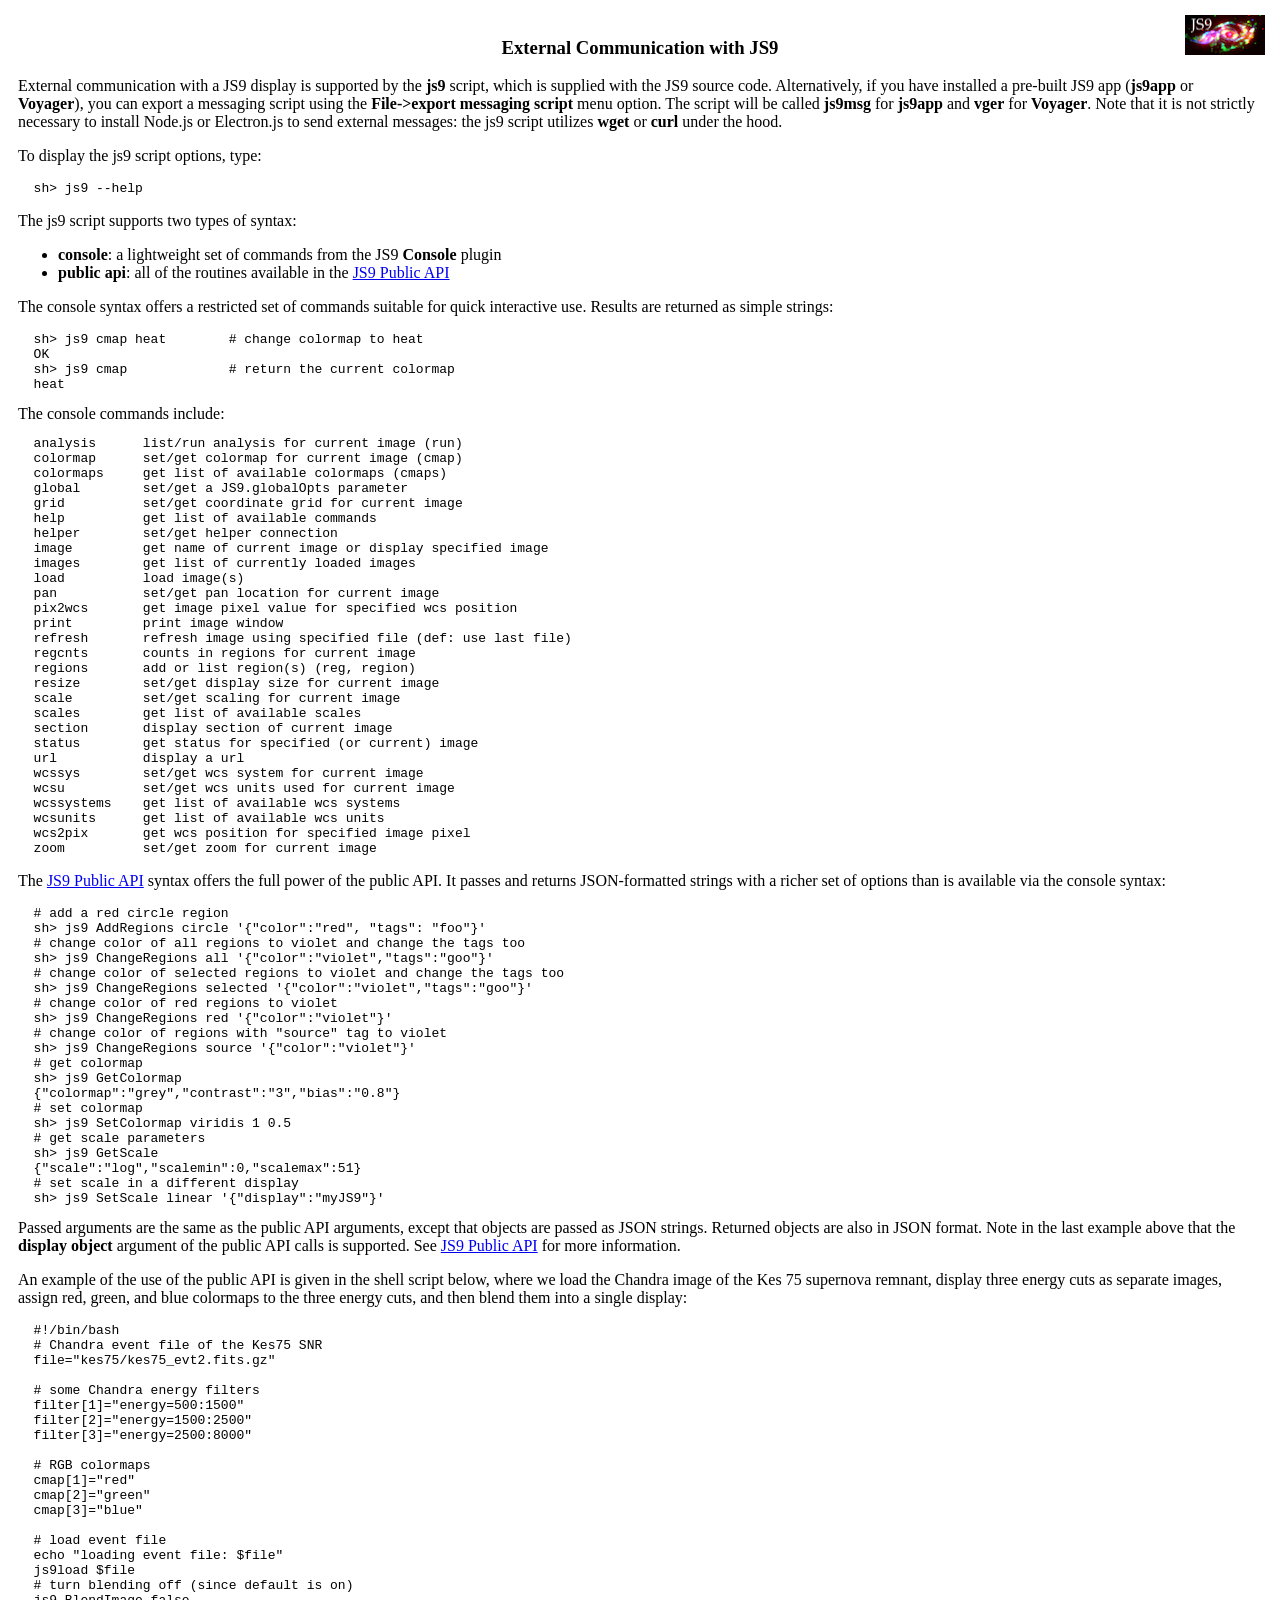
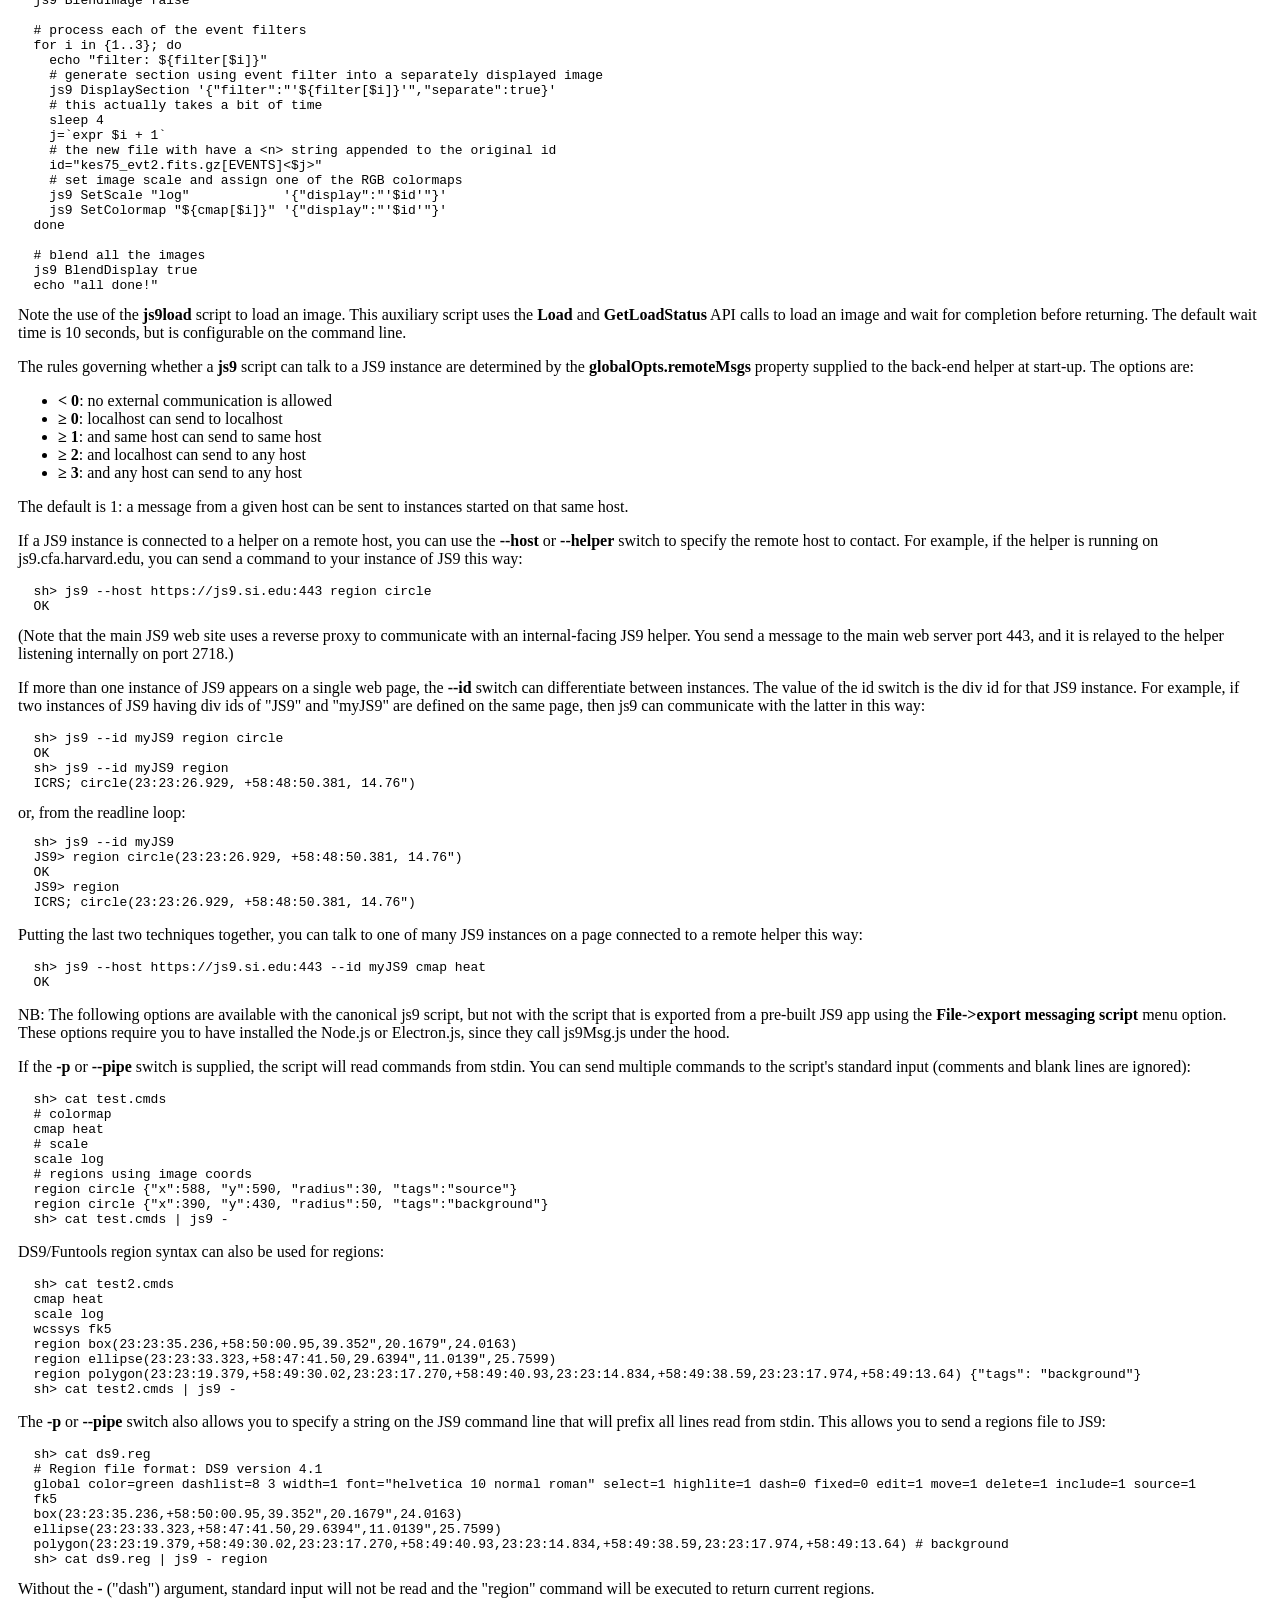
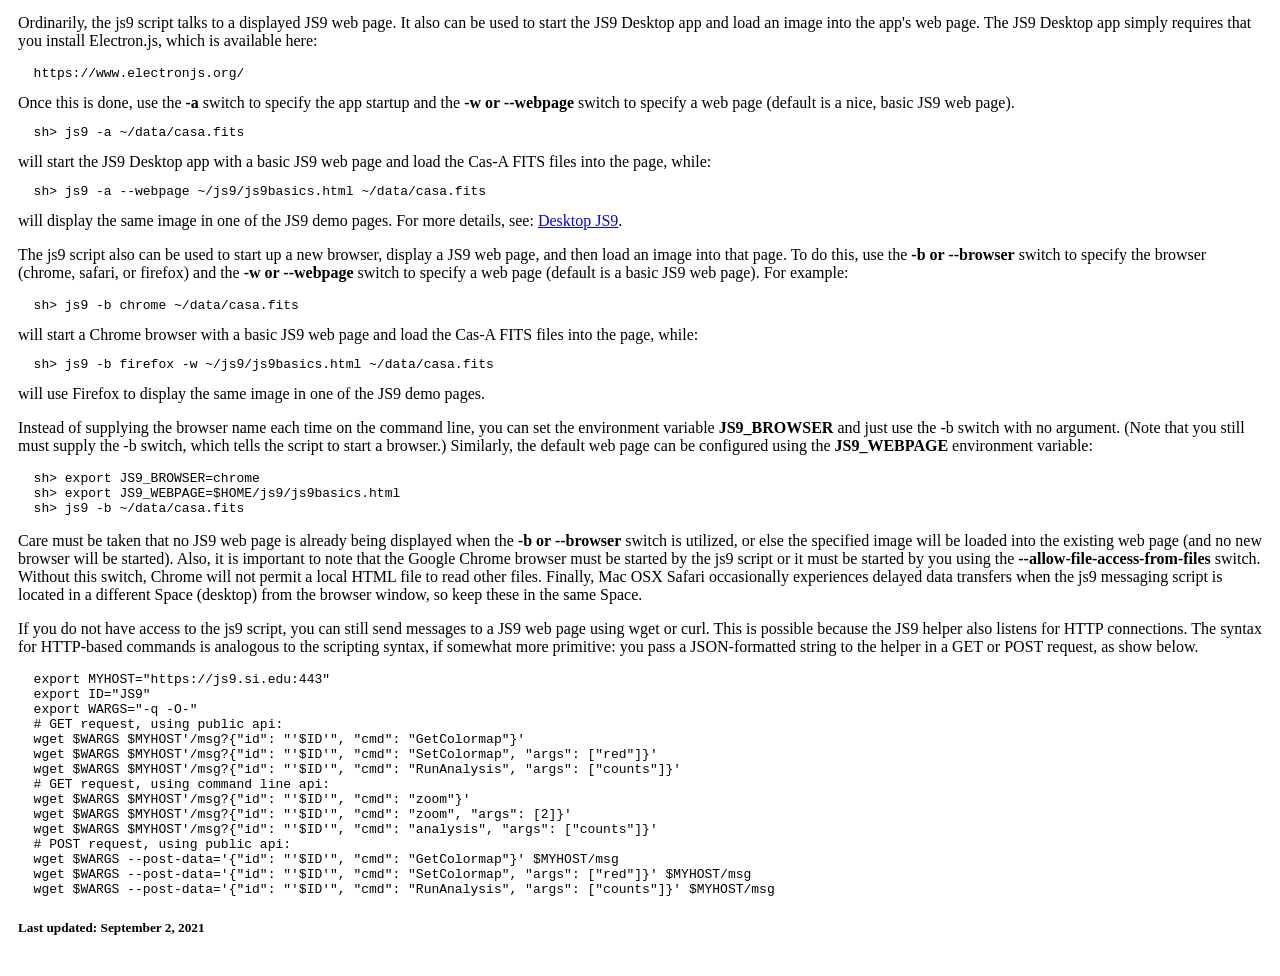
<file: help/extmsg.html>
<!DOCTYPE HTML PUBLIC "-//W3C//DTD HTML 4.01 Transitional//EN"
   "http://www.w3.org/TR/html4/loose.dtd">
<html>
<head>
<meta http-equiv="Content-Type" content="text/html;charset=utf-8" >
<link type="text/css" rel="stylesheet" href="../js9.css">
<title>External Communication with JS9</title>
</head>
<body>
<div class="helpLogo"><img src="../images/js9logo.png" alt="js9"></div>
<div class="helpContainer">
<center><h3>External Communication with JS9</h3></center>

<p>
External communication with a JS9 display is supported by the <b>js9</b>
script, which is supplied with the JS9 source code. Alternatively,
if you have installed a pre-built JS9 app (<b>js9app</b> or <b>Voyager</b>),
you can export a messaging script using the 
<b>File->export messaging script</b> menu option. The script will be called
<b>js9msg</b> for <b>js9app</b> and <b>vger</b> for <b>Voyager</b>.
Note that it is not strictly necessary to install Node.js or
Electron.js to send external messages: the js9 script utilizes <b>wget</b>
or <b>curl</b> under the hood.

<p>
To display the js9 script options, type:
<pre>
  sh> js9 --help
</pre>

<p>
The js9 script supports two types of syntax:
<ul>
<li><b>console</b>: a lightweight set of commands from the JS9 <b>Console</b> plugin
<li><b>public api</b>: all of the routines available in the
<a href="publicapi.html">JS9 Public API</a>
</ul>

<p>
The console syntax offers a restricted set of commands suitable for quick
interactive use. Results are returned as simple strings:
<pre>
  sh> js9 cmap heat        # change colormap to heat
  OK
  sh> js9 cmap             # return the current colormap
  heat
</pre>
The console commands include:
<pre>
  analysis	list/run analysis for current image (run)
  colormap	set/get colormap for current image (cmap)
  colormaps	get list of available colormaps (cmaps)
  global	set/get a JS9.globalOpts parameter
  grid		set/get coordinate grid for current image
  help		get list of available commands
  helper	set/get helper connection
  image		get name of current image or display specified image
  images	get list of currently loaded images
  load		load image(s)
  pan		set/get pan location for current image
  pix2wcs	get image pixel value for specified wcs position
  print		print image window
  refresh	refresh image using specified file (def: use last file)
  regcnts	counts in regions for current image
  regions	add or list region(s) (reg, region)
  resize	set/get display size for current image
  scale		set/get scaling for current image
  scales	get list of available scales
  section	display section of current image
  status	get status for specified (or current) image
  url		display a url
  wcssys	set/get wcs system for current image
  wcsu		set/get wcs units used for current image
  wcssystems	get list of available wcs systems
  wcsunits	get list of available wcs units
  wcs2pix	get wcs position for specified image pixel
  zoom		set/get zoom for current image
</pre>

<p>
The <a href="publicapi.html">JS9 Public API</a> syntax offers the full
power of the public API. It passes and returns JSON-formatted strings
with a richer set of options than is available via the console syntax:
<pre>
  # add a red circle region
  sh> js9 AddRegions circle '{"color":"red", "tags": "foo"}'
  # change color of all regions to violet and change the tags too
  sh> js9 ChangeRegions all '{"color":"violet","tags":"goo"}'
  # change color of selected regions to violet and change the tags too
  sh> js9 ChangeRegions selected '{"color":"violet","tags":"goo"}'
  # change color of red regions to violet
  sh> js9 ChangeRegions red '{"color":"violet"}'
  # change color of regions with "source" tag to violet
  sh> js9 ChangeRegions source '{"color":"violet"}'
  # get colormap
  sh> js9 GetColormap
  {"colormap":"grey","contrast":"3","bias":"0.8"}
  # set colormap
  sh> js9 SetColormap viridis 1 0.5
  # get scale parameters
  sh> js9 GetScale 
  {"scale":"log","scalemin":0,"scalemax":51}
  # set scale in a different display
  sh> js9 SetScale linear '{"display":"myJS9"}'
</pre>
Passed arguments are the same as the public API arguments,
except that objects are passed as JSON strings. Returned objects
are also in JSON format. Note in the last example above that the 
<b>display object</b> argument of the public API calls is supported.
See <a href="publicapi.html">JS9 Public API</a> for more information.

<p>
An example of the use of the public API is given in the shell script
below, where we load the Chandra image of the Kes 75 supernova
remnant, display three energy cuts as separate images, assign red,
green, and blue colormaps to the three energy cuts, and then blend
them into a single display:
<pre>
  #!/bin/bash
  # Chandra event file of the Kes75 SNR
  file="kes75/kes75_evt2.fits.gz"

  # some Chandra energy filters
  filter[1]="energy=500:1500"
  filter[2]="energy=1500:2500"
  filter[3]="energy=2500:8000"

  # RGB colormaps
  cmap[1]="red"
  cmap[2]="green"
  cmap[3]="blue"

  # load event file
  echo "loading event file: $file"
  js9load $file
  # turn blending off (since default is on)
  js9 BlendImage false

  # process each of the event filters
  for i in {1..3}; do
    echo "filter: ${filter[$i]}"
    # generate section using event filter into a separately displayed image
    js9 DisplaySection '{"filter":"'${filter[$i]}'","separate":true}'
    # this actually takes a bit of time
    sleep 4
    j=`expr $i + 1`
    # the new file with have a &lt;n&gt; string appended to the original id
    id="kes75_evt2.fits.gz[EVENTS]&lt;$j&gt;"
    # set image scale and assign one of the RGB colormaps
    js9 SetScale "log"            '{"display":"'$id'"}'
    js9 SetColormap "${cmap[$i]}" '{"display":"'$id'"}'
  done

  # blend all the images
  js9 BlendDisplay true
  echo "all done!"
</pre>
Note the use of the <b>js9load</b> script to load an image. This
auxiliary script uses the <b>Load</b> and <b>GetLoadStatus</b> API
calls to load an image and wait for completion before returning.
The default wait time is 10 seconds, but is configurable on
the command line.

<p>
The rules governing whether a <b>js9</b> script can talk to a JS9 instance
are determined by the <b>globalOpts.remoteMsgs</b> property supplied to the
back-end helper at start-up. The options are:
<ul>
<li><b>&lt; 0</b>: no external communication is allowed
<li><b>&ge; 0</b>: localhost can send to localhost
<li><b>&ge; 1</b>: and same host can send to same host
<li><b>&ge; 2</b>: and localhost can send to any host
<li><b>&ge; 3</b>: and any host can send to any host
</ul>
The default is 1: a message from a given host can be sent to instances started
on that same host. 

<p>
If a JS9 instance is connected to a helper on a remote host, you can
use the <b>--host</b> or <b>--helper</b> switch to specify the remote
host to contact. For example, if the helper is running on
js9.cfa.harvard.edu, you can send a command to your instance of JS9
this way:
<pre>
  sh> js9 --host https://js9.si.edu:443 region circle
  OK
</pre>
(Note that the main JS9 web site uses a reverse proxy to communicate
with an internal-facing JS9 helper. You send a message to the main web
server port 443, and it is relayed to the helper listening internally
on port 2718.)
<p>
If more than one instance of JS9 appears on a single web page, the
<b>--id</b> switch can differentiate between instances. The value of
the id switch is the div id for that JS9 instance.  For example, if
two instances of JS9 having div ids of "JS9" and "myJS9" are defined
on the same page, then js9 can communicate with the latter in this way:
<pre>
  sh> js9 --id myJS9 region circle
  OK
  sh> js9 --id myJS9 region 
  ICRS; circle(23:23:26.929, +58:48:50.381, 14.76&quot;)
</pre>
or, from the readline loop:
<pre>
  sh> js9 --id myJS9
  JS9> region circle(23:23:26.929, +58:48:50.381, 14.76&quot;)
  OK
  JS9> region
  ICRS; circle(23:23:26.929, +58:48:50.381, 14.76&quot;)
</pre>
<p>
Putting the last two techniques together, you can talk to one of many JS9
instances on a page connected to a remote helper this way:
<pre>
  sh> js9 --host https://js9.si.edu:443 --id myJS9 cmap heat
  OK
</pre>

<p>
NB: The following options are available with the canonical js9 script,
but not with the script that is exported from a pre-built JS9 app using
the <b>File->export messaging script</b> menu option. These options
require you to have installed the Node.js or Electron.js, since they call
js9Msg.js under the hood.

<p>
If the <b>-p</b> or <b>--pipe</b> switch is supplied, the script will read
commands from stdin. You can send multiple commands to the script's
standard input (comments and blank lines are ignored):
<pre>
  sh> cat test.cmds
  # colormap
  cmap heat
  # scale
  scale log
  # regions using image coords
  region circle {"x":588, "y":590, "radius":30, "tags":"source"}
  region circle {"x":390, "y":430, "radius":50, "tags":"background"}
  sh> cat test.cmds | js9 -
</pre>
<p>
DS9/Funtools region syntax can also be used for regions:
<pre>
  sh> cat test2.cmds
  cmap heat
  scale log
  wcssys fk5
  region box(23:23:35.236,+58:50:00.95,39.352",20.1679",24.0163)
  region ellipse(23:23:33.323,+58:47:41.50,29.6394",11.0139",25.7599)
  region polygon(23:23:19.379,+58:49:30.02,23:23:17.270,+58:49:40.93,23:23:14.834,+58:49:38.59,23:23:17.974,+58:49:13.64) {"tags": "background"}
  sh> cat test2.cmds | js9 -
</pre>

<p>
The <b>-p</b> or <b>--pipe</b> switch also allows you to specify a
string on the JS9 command line that will prefix all lines read from
stdin. This allows you to send a regions file to JS9:
<pre>
  sh> cat ds9.reg
  # Region file format: DS9 version 4.1
  global color=green dashlist=8 3 width=1 font="helvetica 10 normal roman" select=1 highlite=1 dash=0 fixed=0 edit=1 move=1 delete=1 include=1 source=1
  fk5
  box(23:23:35.236,+58:50:00.95,39.352",20.1679",24.0163)
  ellipse(23:23:33.323,+58:47:41.50,29.6394",11.0139",25.7599)
  polygon(23:23:19.379,+58:49:30.02,23:23:17.270,+58:49:40.93,23:23:14.834,+58:49:38.59,23:23:17.974,+58:49:13.64) # background
  sh> cat ds9.reg | js9 - region
</pre>
Without the <b>-</b> ("dash") argument, standard input will not be read and
the "region" command will be executed to return current regions.

<p>
Ordinarily, the js9 script talks to a displayed JS9 web page. It also can be
used to start the JS9 Desktop app and load an image into the app's web page.
The JS9 Desktop app simply requires that you install Electron.js, which is
available here:
<pre>
  https://www.electronjs.org/
</pre>
Once this is done, use the <b>-a</b> switch to specify the app startup and
the <b>-w or --webpage</b> switch to specify a web page (default is a
nice, basic JS9 web page).
<pre>
  sh> js9 -a ~/data/casa.fits
</pre>
will start the JS9 Desktop app with a basic JS9 web page and load the
Cas-A FITS files into the page, while:
<pre>
  sh> js9 -a --webpage ~/js9/js9basics.html ~/data/casa.fits
</pre>
will display the same image in one of the JS9 demo pages.
For more details, see: <a href="desktop.html">Desktop JS9</a>.

<p>
The js9 script also can be used to start up a new browser, display a
JS9 web page, and then load an image into that page. To do this, use
the <b>-b or --browser</b> switch to specify the browser (chrome,
safari, or firefox) and the <b>-w or --webpage</b> switch to specify a
web page (default is a basic JS9 web page). For example:
<pre>
  sh> js9 -b chrome ~/data/casa.fits
</pre>
will start a Chrome browser with a basic JS9 web page and load the
Cas-A FITS files into the page, while:
<pre>
  sh> js9 -b firefox -w ~/js9/js9basics.html ~/data/casa.fits
</pre>
will use Firefox to display the same image in one of the JS9 demo pages.

<p>
Instead of supplying the browser name each time on the command line, you
can set the environment variable <b>JS9_BROWSER</b> and just use the
-b switch with no argument. (Note that you still must supply the -b
switch, which tells the script to start a browser.) Similarly, the default
web page can be configured using the <b>JS9_WEBPAGE</b> environment variable:
<pre>
  sh> export JS9_BROWSER=chrome
  sh> export JS9_WEBPAGE=$HOME/js9/js9basics.html
  sh> js9 -b ~/data/casa.fits
</pre>

<p>
Care must be taken that no JS9 web page is already being displayed when the
<b>-b or --browser</b> switch is utilized, or else the specified image
will be loaded into the existing web page (and no new browser will be started).
Also, it is important to note that the Google Chrome browser must be
started by the js9 script or it must be started by you using the
<b>--allow-file-access-from-files</b> switch. Without this switch,
Chrome will not permit a local HTML file to read other files. Finally,
Mac OSX Safari occasionally experiences delayed data transfers when
the js9 messaging script is located in a different Space (desktop)
from the browser window, so keep these in the same Space.

<p>
If you do not have access to the js9 script, you can still send
messages to a JS9 web page using wget or curl. This is possible
because the JS9 helper also listens for HTTP connections. The syntax
for HTTP-based commands is analogous to the scripting syntax, if
somewhat more primitive: you pass a JSON-formatted string to the
helper in a GET or POST request, as show below.
<pre>
  export MYHOST="https://js9.si.edu:443"
  export ID="JS9"
  export WARGS="-q -O-"
  # GET request, using public api:
  wget $WARGS $MYHOST'/msg?{"id": "'$ID'", "cmd": "GetColormap"}'
  wget $WARGS $MYHOST'/msg?{"id": "'$ID'", "cmd": "SetColormap", "args": ["red"]}'
  wget $WARGS $MYHOST'/msg?{"id": "'$ID'", "cmd": "RunAnalysis", "args": ["counts"]}'
  # GET request, using command line api:
  wget $WARGS $MYHOST'/msg?{"id": "'$ID'", "cmd": "zoom"}'
  wget $WARGS $MYHOST'/msg?{"id": "'$ID'", "cmd": "zoom", "args": [2]}'
  wget $WARGS $MYHOST'/msg?{"id": "'$ID'", "cmd": "analysis", "args": ["counts"]}'
  # POST request, using public api:
  wget $WARGS --post-data='{"id": "'$ID'", "cmd": "GetColormap"}' $MYHOST/msg
  wget $WARGS --post-data='{"id": "'$ID'", "cmd": "SetColormap", "args": ["red"]}' $MYHOST/msg
  wget $WARGS --post-data='{"id": "'$ID'", "cmd": "RunAnalysis", "args": ["counts"]}' $MYHOST/msg
</pre>

<h5>Last updated: September 2, 2021</h5>
</div>

</body>
</html>
</file>
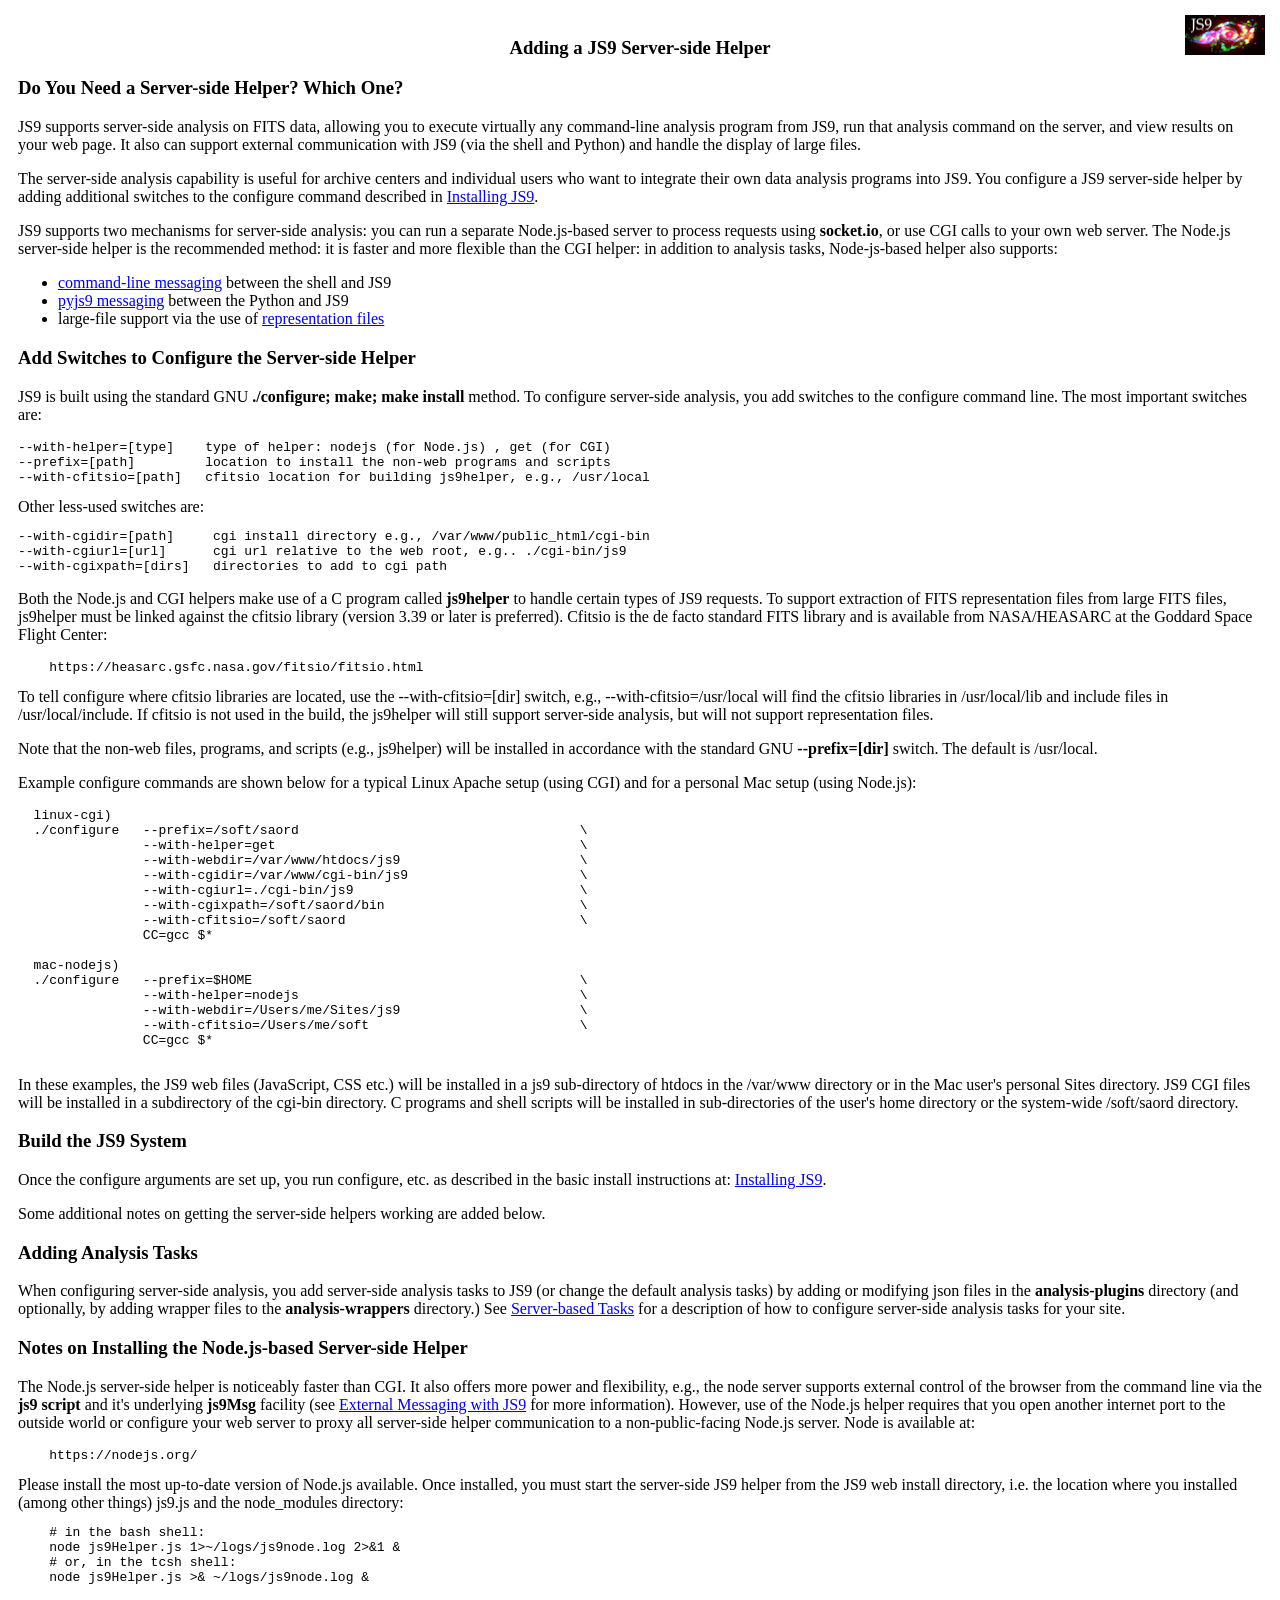
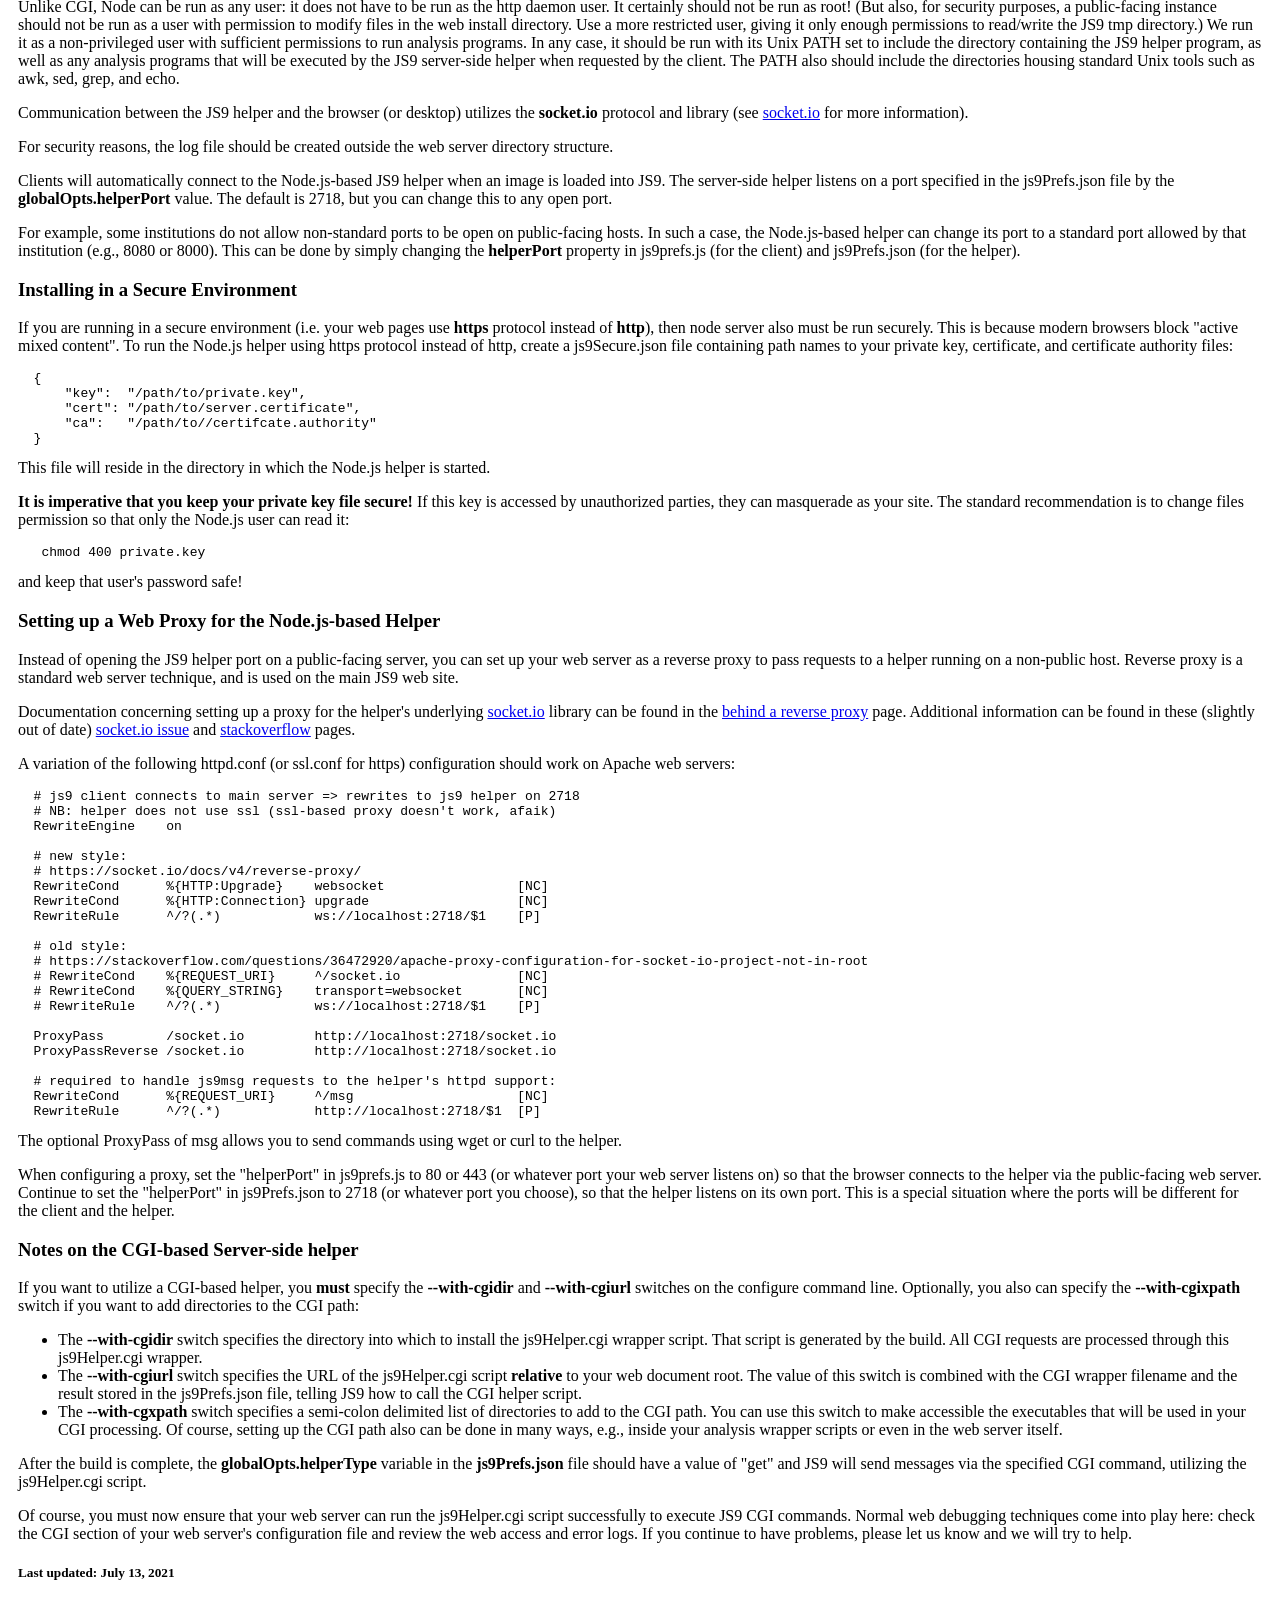
<file: help/helper.html>
<!DOCTYPE HTML PUBLIC "-//W3C//DTD HTML 4.01 Transitional//EN"
   "http://www.w3.org/TR/html4/loose.dtd">
<html>
<head>
<meta http-equiv="Content-Type" content="text/html;charset=utf-8" >
<link type="text/css" rel="stylesheet" href="../js9.css">
<title>Adding a JS9 Server-side Helper</title>
</head>
<body>
<div class="helpLogo"><img src="../images/js9logo.png" alt="js9"></div>
<div class="helpContainer">
<center><h3>Adding a JS9 Server-side Helper</h3></center>

<h3>Do You Need a Server-side Helper? Which One?</h3>  

<p>
JS9 supports server-side analysis on FITS data, allowing you to
execute virtually any command-line analysis program from JS9, run that
analysis command on the server, and view results on your web page. It
also can support external communication with JS9 (via the shell and
Python) and handle the display of large files.

<p>
The server-side analysis capability is useful for archive centers and
individual users who want to integrate their own data analysis
programs into JS9. You configure a JS9 server-side helper by adding
additional switches to the configure command described in
<a href="./install.html">Installing JS9</a>.

<p>
JS9 supports two mechanisms for server-side analysis: you can run a
separate Node.js-based server to process requests
using <b>socket.io</b>, or use CGI calls to your own web server.  The
Node.js server-side helper is the recommended method: it is faster and
more flexible than the CGI helper: in addition to analysis tasks,
Node-js-based helper also supports:
<ul>
<li><a href="./extmsg.html">command-line messaging</a> between the shell and JS9
<li><a href="./python.html">pyjs9 messaging</a> between the Python and JS9
<li>large-file support via the use of <a href="./repfile.html">representation files</a>
</ul>

<h3>Add Switches to Configure the Server-side Helper</h3>
<p>
JS9 is built using the standard GNU <b>./configure; make; make
install</b> method. To configure server-side analysis, you
add switches to the configure command line. The most important switches are:
<pre>
--with-helper=[type]    type of helper: nodejs (for Node.js) , get (for CGI)
--prefix=[path]         location to install the non-web programs and scripts
--with-cfitsio=[path]   cfitsio location for building js9helper, e.g., /usr/local
</pre>
Other less-used switches are:
<pre>
--with-cgidir=[path]     cgi install directory e.g., /var/www/public_html/cgi-bin
--with-cgiurl=[url]      cgi url relative to the web root, e.g.. ./cgi-bin/js9
--with-cgixpath=[dirs]   directories to add to cgi path
</pre>

<p>
Both the Node.js and CGI helpers make use of a C program called
<b>js9helper</b> to handle certain types of JS9 requests.  To support
extraction of FITS representation files from large FITS files,
js9helper must be linked against the cfitsio library (version 3.39 or
later is preferred).  Cfitsio is the de facto standard FITS library
and is available from NASA/HEASARC at the Goddard Space Flight Center:
<pre>
    https://heasarc.gsfc.nasa.gov/fitsio/fitsio.html
</pre>
To tell configure where cfitsio libraries are located, use the
--with-cfitsio=[dir] switch, e.g., --with-cfitsio=/usr/local will find
the cfitsio libraries in /usr/local/lib and include files in
/usr/local/include.  If cfitsio is not used in the build, the js9helper will
still support server-side analysis, but will not support representation files.

<p>
Note that the non-web files, programs, and scripts (e.g., js9helper)
will be installed in accordance with the standard GNU
<b>--prefix=[dir]</b> switch. The default is /usr/local.

<p>
Example configure commands are shown below for a typical Linux Apache setup
(using CGI) and for a personal Mac setup (using Node.js):
<pre>
  linux-cgi)
  ./configure 	--prefix=/soft/saord					\
		--with-helper=get					\
		--with-webdir=/var/www/htdocs/js9			\
		--with-cgidir=/var/www/cgi-bin/js9			\
		--with-cgiurl=./cgi-bin/js9				\
		--with-cgixpath=/soft/saord/bin				\
		--with-cfitsio=/soft/saord				\
  		CC=gcc $*

  mac-nodejs)
  ./configure 	--prefix=$HOME						\
		--with-helper=nodejs					\
		--with-webdir=/Users/me/Sites/js9			\
		--with-cfitsio=/Users/me/soft				\
		CC=gcc $*

</pre>
In these examples, the JS9 web files (JavaScript, CSS etc.) will be
installed in a js9 sub-directory of htdocs in the /var/www directory
or in the Mac user's personal Sites directory.  JS9 CGI files will be
installed in a subdirectory of the cgi-bin directory. C programs and
shell scripts will be installed in sub-directories of the user's home
directory or the system-wide /soft/saord directory.

<h3>Build the JS9 System</h3>
<p> Once the configure arguments are set up, you run configure, etc.
as described in the basic install instructions at:
<a href="./install.html">Installing JS9</a>.
<p>
Some additional notes on getting the server-side helpers working are
added below.

<h3>Adding Analysis Tasks</h3>
<p>
When configuring server-side analysis, you add server-side analysis tasks
to JS9 (or change the default analysis tasks) by adding or modifying
json files in the <b>analysis-plugins</b> directory (and optionally,
by adding wrapper files to the <b>analysis-wrappers</b> directory.)
See <a href="serverside.html">Server-based Tasks</a> for a description of
how to configure server-side analysis tasks for your site.

<h3>Notes on Installing the Node.js-based Server-side Helper</h3>
<p>
The Node.js server-side helper is noticeably faster than CGI. It also
offers more power and flexibility, e.g., the node server supports
external control of the browser from the command line via the
<b>js9 script</b> and it's underlying <b>js9Msg</b> facility
(see <a href="./extmsg.html">External Messaging with JS9</a> for more
information). However, use of the Node.js helper requires that you
open another internet port to the outside world or configure your web
server to proxy all server-side helper communication to a
non-public-facing Node.js server.


Node is available at:
<pre>
    https://nodejs.org/
</pre>
Please install the most up-to-date version of Node.js available.  Once
installed, you must start the server-side JS9 helper from the JS9 web
install directory, i.e. the location where you installed (among other
things) js9.js and the node_modules directory:
<pre>
    # in the bash shell:
    node js9Helper.js 1>~/logs/js9node.log 2>&1 &
    # or, in the tcsh shell:
    node js9Helper.js >& ~/logs/js9node.log &
</pre>
Unlike CGI, Node can be run as any user: it does not have to be run as
the http daemon user. It certainly should not be run as root! (But
also, for security purposes, a public-facing instance should not be
run as a user with permission to modify files in the web install
directory. Use a more restricted user, giving it only enough
permissions to read/write the JS9 tmp directory.) We run it as a
non-privileged user with sufficient permissions to run analysis
programs. In any case, it should be run with its Unix PATH set to
include the directory containing the JS9 helper program, as well as
any analysis programs that will be executed by the JS9 server-side
helper when requested by the client. The PATH also should include the
directories housing standard Unix tools such as awk, sed, grep, and
echo.

<p>
Communication between the JS9 helper and the browser (or desktop)
utilizes the <b>socket.io</b> protocol and library
(see <a href="https://socket.io/" target="_blank">socket.io</a> for
more information).

<p>
For security reasons, the log file should be created outside the web
server directory structure.

<p>
Clients will automatically connect to the Node.js-based JS9 helper
when an image is loaded into JS9. The server-side helper listens on a
port specified in the js9Prefs.json file by
the <b>globalOpts.helperPort</b> value. The default is 2718, but you
can change this to any open port.

<p>
For example, some institutions do not allow non-standard ports to be
open on public-facing hosts.  In such a case, the Node.js-based helper
can change its port to a standard port allowed by that institution
(e.g., 8080 or 8000). This can be done by simply changing
the <b>helperPort</b> property in js9prefs.js (for the client) and
js9Prefs.json (for the helper).

<h3>Installing in a Secure Environment</h3>

<p>
If you are running in a secure environment (i.e. your web pages use
<b>https</b> protocol instead of <b>http</b>), then node server also
must be run securely.  This is because modern browsers block "active
mixed content".  To run the Node.js helper using https protocol
instead of http, create a js9Secure.json file containing path names to
your private key, certificate, and certificate authority files:
<pre>
  {
      "key":  "/path/to/private.key",
      "cert": "/path/to/server.certificate",
      "ca":   "/path/to//certifcate.authority"
  }
</pre>
This file will reside in the directory in which the Node.js helper is started.
<p>
<b>It is imperative that you keep your private key file secure!</b> If
this key is accessed by unauthorized parties, they can masquerade as
your site. The standard recommendation is to change files permission so
that only the Node.js user can read it:
<pre>
   chmod 400 private.key
</pre>
and keep that user's password safe!

<h3>Setting up a Web Proxy for the Node.js-based Helper</h3>

Instead of opening the JS9 helper port on a public-facing server, you can
set up your web server as a reverse proxy to pass requests to a helper
running on a non-public host. Reverse proxy is a standard web server
technique, and is used on the main JS9 web site.

<p>
Documentation concerning setting up a proxy for the helper's
underlying <a href="https://socket.io/" target="_blank">socket.io</a>
library can be found in the
<a href="https://socket.io/docs/v4/reverse-proxy/" target="_blank">
behind a reverse proxy</a> page. Additional information can be found in these
(slightly out of date)
<a href="https://github.com/socketio/socket.io/issues/1696" target="_blank">
socket.io issue</a> and
<a href="https://stackoverflow.com/questions/36472920/apache-proxy-configuration-for-socket-io-project-not-in-root" target="_blank">stackoverflow</a> pages.

<p>
A variation of the following httpd.conf (or ssl.conf for https)
configuration should work on Apache web servers:

<pre>
  # js9 client connects to main server => rewrites to js9 helper on 2718
  # NB: helper does not use ssl (ssl-based proxy doesn't work, afaik)
  RewriteEngine    on

  # new style:
  # https://socket.io/docs/v4/reverse-proxy/
  RewriteCond      %{HTTP:Upgrade}    websocket                 [NC]
  RewriteCond      %{HTTP:Connection} upgrade                   [NC]
  RewriteRule      ^/?(.*)            ws://localhost:2718/$1    [P]

  # old style:
  # https://stackoverflow.com/questions/36472920/apache-proxy-configuration-for-socket-io-project-not-in-root
  # RewriteCond    %{REQUEST_URI}     ^/socket.io               [NC]
  # RewriteCond    %{QUERY_STRING}    transport=websocket       [NC]
  # RewriteRule    ^/?(.*)            ws://localhost:2718/$1    [P]

  ProxyPass        /socket.io         http://localhost:2718/socket.io
  ProxyPassReverse /socket.io         http://localhost:2718/socket.io

  # required to handle js9msg requests to the helper's httpd support:
  RewriteCond      %{REQUEST_URI}     ^/msg                     [NC]
  RewriteRule      ^/?(.*)            http://localhost:2718/$1  [P]
</pre>
The optional ProxyPass of msg allows you to send commands using wget
or curl to the helper.

<p>
When configuring a proxy, set the "helperPort" in js9prefs.js to 80 or
443 (or whatever port your web server listens on) so that the browser
connects to the helper via the public-facing web server. Continue to
set the "helperPort" in js9Prefs.json to 2718 (or whatever port you
choose), so that the helper listens on its own port. This is a special
situation where the ports will be different for the client and the helper.

<h3>Notes on the CGI-based Server-side helper</h3>

<p>
If you want to utilize a CGI-based
helper, you <b>must</b> specify the <b>--with-cgidir</b>
and <b>--with-cgiurl</b> switches on the configure command
line. Optionally, you also can specify the
<b>--with-cgixpath</b> switch if you want to add directories to the CGI path:

<ul>
<li>The <b>--with-cgidir</b> switch specifies the directory into which to
install the js9Helper.cgi wrapper script. That script is generated by
the build. All CGI requests are processed through this js9Helper.cgi wrapper.

<li>The <b>--with-cgiurl</b> switch specifies the URL of the
js9Helper.cgi script <b>relative</b> to your web document root. The
value of this switch is combined with the CGI wrapper filename and the
result stored in the js9Prefs.json file, telling JS9 how to call the
CGI helper script.

<li>The <b>--with-cgxpath</b> switch specifies a semi-colon delimited
list of directories to add to the CGI path. You can use this switch to
make accessible the executables that will be used in your CGI
processing. Of course, setting up the CGI path also can be done in
many ways, e.g., inside your analysis wrapper scripts or even in the
web server itself.
</ul>

<p>
After the build is complete, the <b>globalOpts.helperType</b> variable
in the <b>js9Prefs.json</b> file should have a value of "get" and JS9
will send messages via the specified CGI command, utilizing the
js9Helper.cgi script.

<p>
Of course, you must now ensure that your web server can run the
js9Helper.cgi script successfully to execute JS9 CGI commands. Normal
web debugging techniques come into play here: check the CGI section of
your web server's configuration file and review the web access and
error logs. If you continue to have problems, please let us know and
we will try to help.

<h5>Last updated: July 13, 2021</h5>
</div>

</body>
</html>
</file>
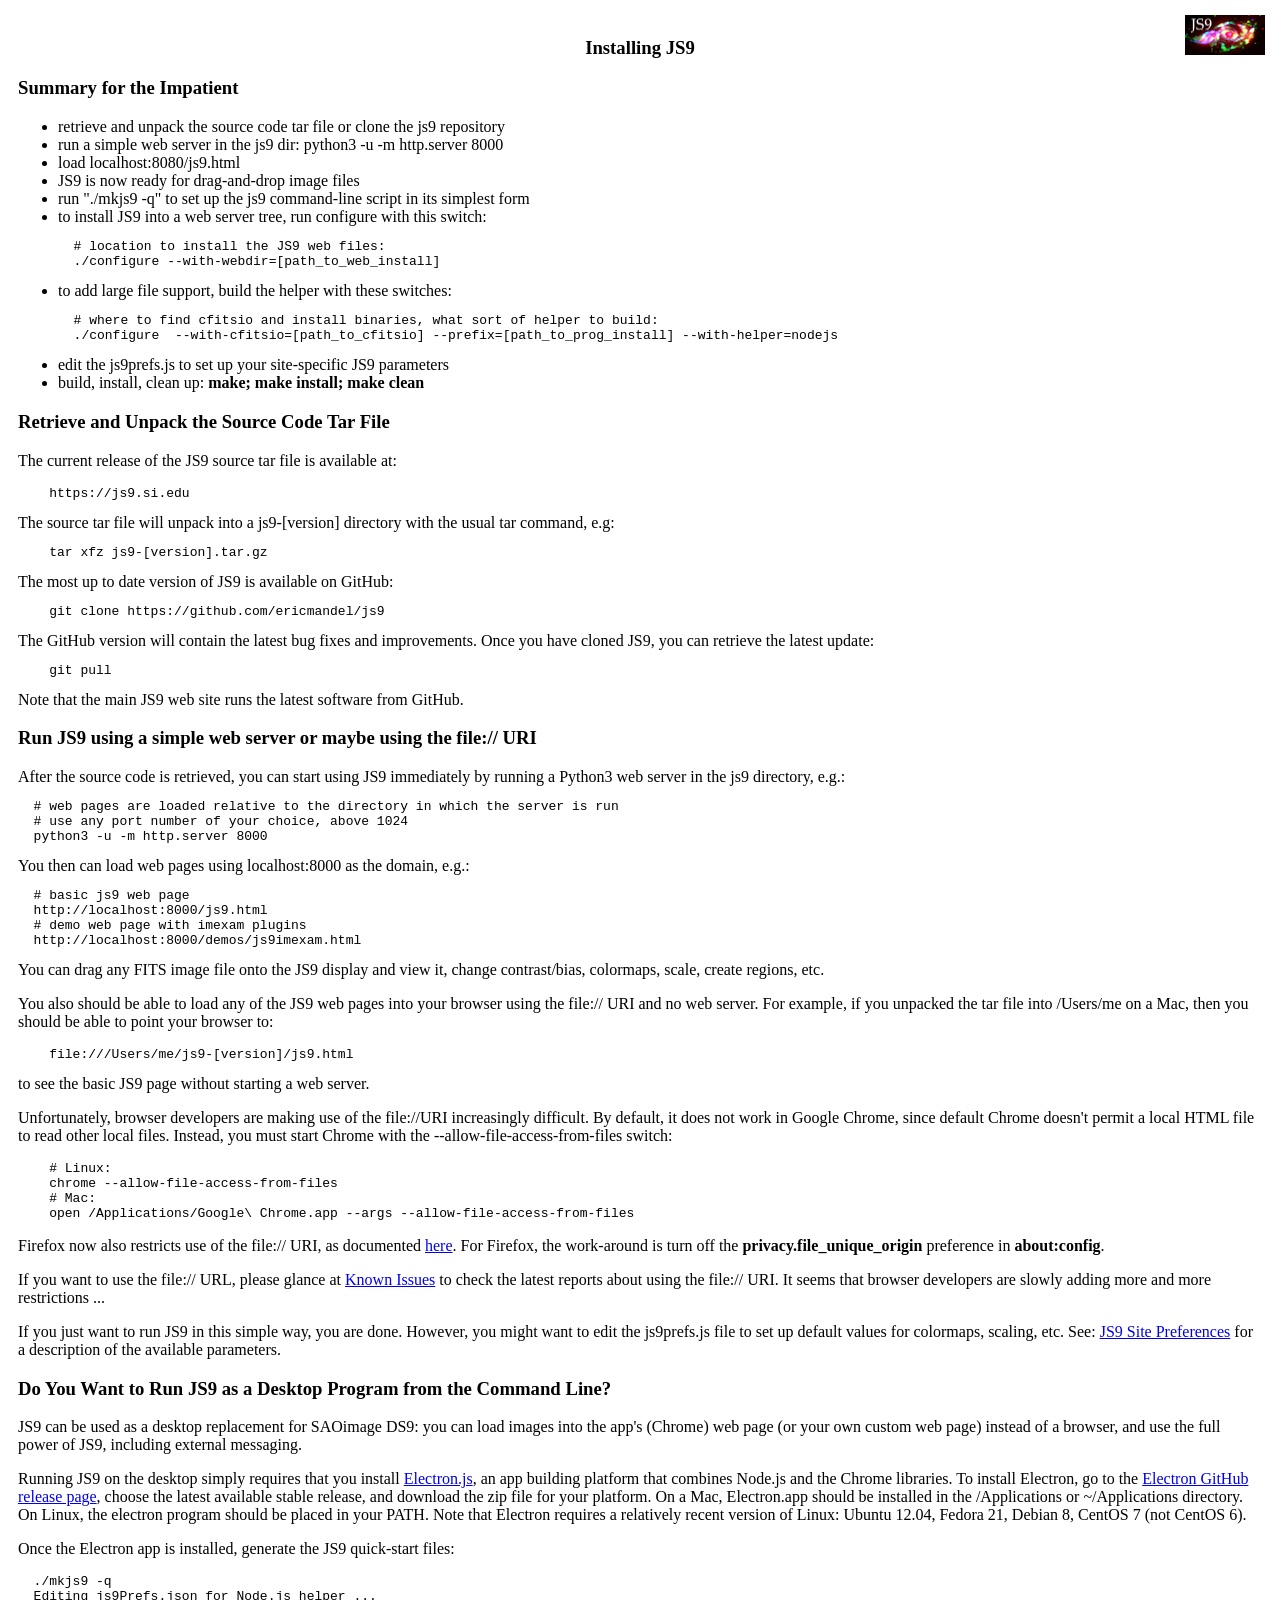
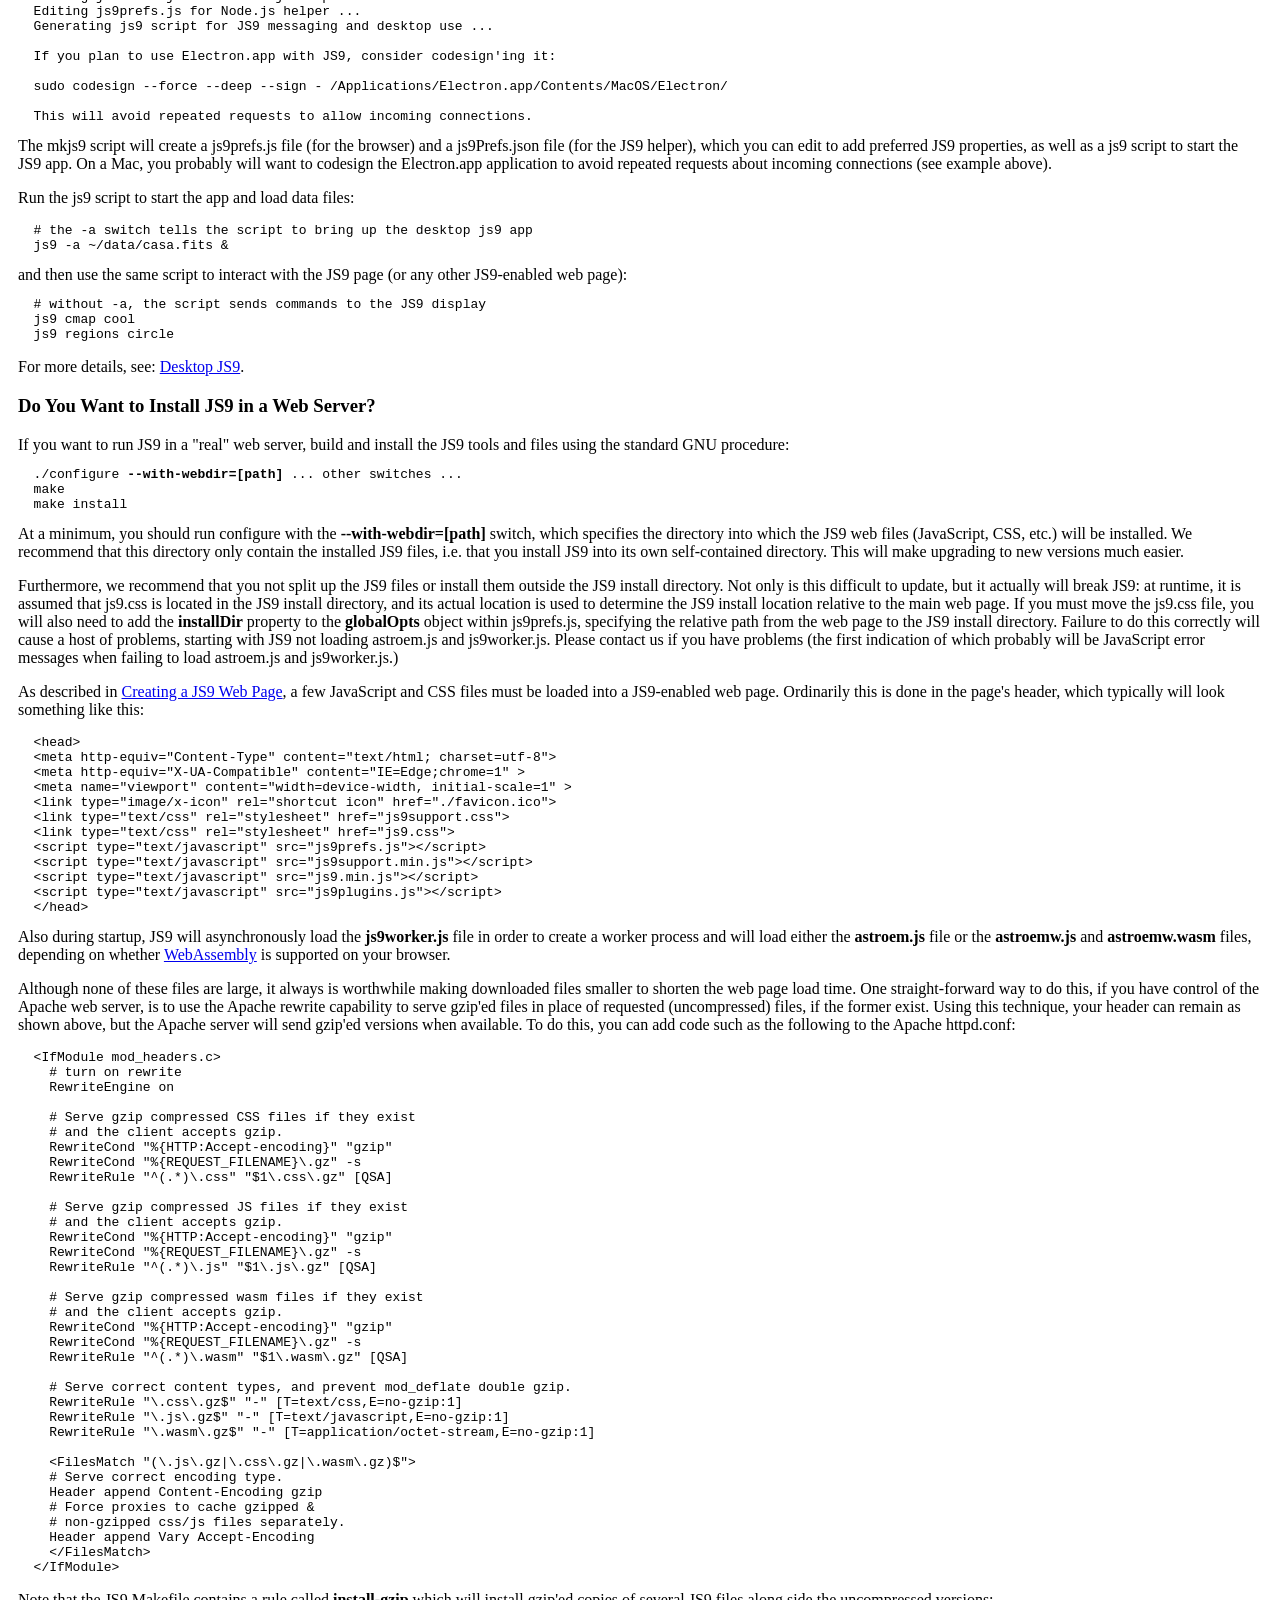
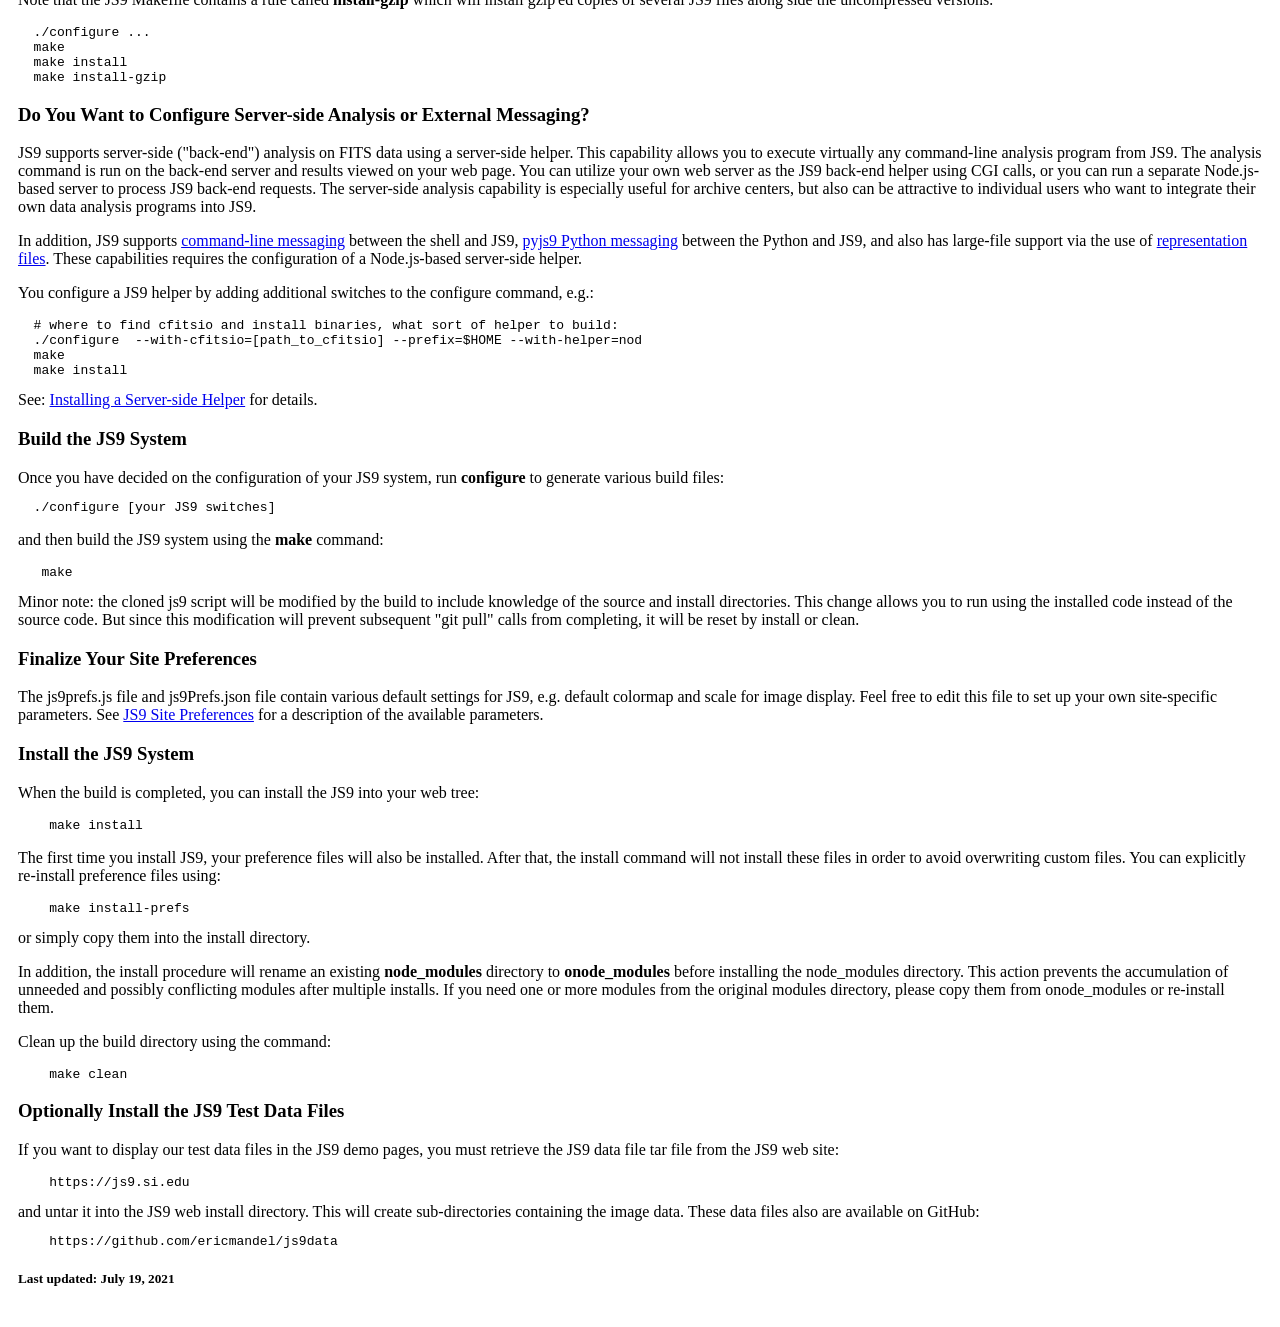
<file: help/install.html>
<!DOCTYPE HTML PUBLIC "-//W3C//DTD HTML 4.01 Transitional//EN"
   "http://www.w3.org/TR/html4/loose.dtd">
<html>
<head>
<meta http-equiv="Content-Type" content="text/html;charset=utf-8" >
<link type="text/css" rel="stylesheet" href="../js9.css">
<title>Installing JS9</title>
</head>
<body>
<div class="helpLogo"><img src="../images/js9logo.png" alt="js9"></div>
<div class="helpContainer">
<center><h3>Installing JS9</h3></center>

<h3>Summary for the Impatient</h3>
<ul>
<li> retrieve and unpack the source code tar file or clone the js9 repository
<li> run a simple web server in the js9 dir: python3 -u -m http.server 8000
<li> load localhost:8080/js9.html
<li> JS9 is now ready for drag-and-drop image files
<li> run "./mkjs9 -q" to set up the js9 command-line script in its simplest form
<li> to install JS9 into a web server tree, run configure with this switch:
<pre>
  # location to install the JS9 web files:
  ./configure --with-webdir=[path_to_web_install]
</pre>
<li> to add large file support, build the helper with these switches:
<pre>
  # where to find cfitsio and install binaries, what sort of helper to build:
  ./configure  --with-cfitsio=[path_to_cfitsio] --prefix=[path_to_prog_install] --with-helper=nodejs
</pre>
<li> edit the js9prefs.js to set up your site-specific JS9 parameters
<li> build, install, clean up: <b>make; make install; make clean</b>
</ul>

<h3>Retrieve and Unpack the Source Code Tar File</h3>
<p>
The current release of the JS9 source tar file is available at:
<pre>
    https://js9.si.edu
</pre>
The source tar file will unpack into a js9-[version] directory with
the usual tar command, e.g:
<pre>
    tar xfz js9-[version].tar.gz
</pre>
The most up to date version of JS9 is available on GitHub:
<pre>
    git clone https://github.com/ericmandel/js9
</pre>
The GitHub version will contain the latest bug fixes and improvements.
Once you have cloned JS9, you can retrieve the latest update:
<pre>
    git pull
</pre>
Note that the main JS9 web site runs the latest software from GitHub.

<h3>Run JS9 using a simple web server or maybe using the file:// URI</h3>
After the source code is retrieved, you can start using JS9 immediately
by running a Python3 web server in the js9 directory, e.g.:
<pre>
  # web pages are loaded relative to the directory in which the server is run
  # use any port number of your choice, above 1024
  python3 -u -m http.server 8000
</pre>
You then can load web pages using localhost:8000 as the domain, e.g.:
<pre>
  # basic js9 web page
  http://localhost:8000/js9.html
  # demo web page with imexam plugins
  http://localhost:8000/demos/js9imexam.html
</pre>
You can drag any FITS image file onto the JS9 display and view
it, change contrast/bias, colormaps, scale, create regions, etc.

<p>
You also should be able to load any of the JS9 web pages into your
browser using the file:// URI and no web server. For example, if you
unpacked the tar file into /Users/me on a Mac, then you should be able
to point your browser to:
<pre>
    file:///Users/me/js9-[version]/js9.html
</pre>
to see the basic JS9 page without starting a web server.
<p>
Unfortunately, browser developers are making use of the file://URI
increasingly difficult. By default, it does not work in Google Chrome,
since default Chrome doesn't permit a local HTML file to read other
local files. Instead, you must start Chrome with the 
--allow-file-access-from-files switch:
<pre>
    # Linux:
    chrome --allow-file-access-from-files
    # Mac:
    open /Applications/Google\ Chrome.app --args --allow-file-access-from-files
</pre>
<p>
Firefox now also restricts use of the file:// URI, as documented
<a href="https://developer.mozilla.org/en-US/docs/Web/HTTP/CORS/Errors/CORSRequestNotHttp" target="_blank">here</a>. For Firefox, the work-around is turn off
the <b>privacy.file_unique_origin</b> preference in <b>about:config</b>.
<p>
If you want to use the file:// URL, please glance at
<a href="./knownissues.html">Known Issues</a> to check the latest
reports about using the file:// URI. It seems that browser developers
are slowly adding more and more restrictions ...

<p>
If you just want to run JS9 in this simple way, you are done. However,
you might want to edit the js9prefs.js file to set up default values
for colormaps, scaling, etc. See:
<a href="./preferences.html">JS9 Site Preferences</a> for a
description of the available parameters.

<h3>Do You Want to Run JS9 as a Desktop Program from the Command Line?</h3>
JS9 can be used as a desktop replacement for SAOimage DS9: you can
load images into the app's (Chrome) web page (or your own custom web
page) instead of a browser, and use the full power of JS9, including
external messaging.

<p>
Running JS9 on the desktop simply requires that you install
<a href="https://www.electronjs.org/">Electron.js</a>, an app building
platform that combines Node.js and the Chrome libraries.  To install
Electron, go to the
<a href="https://github.com/electron/electron/releases">
Electron GitHub release page</a>, choose the latest available
stable release, and download the zip file for your platform.  On a
Mac, Electron.app should be installed in the /Applications or
~/Applications directory. On Linux, the electron program should be placed
in your PATH. Note that Electron requires a relatively recent version
of Linux: Ubuntu 12.04, Fedora 21, Debian 8, CentOS 7 (not CentOS 6).

<p>
Once the Electron app is installed, generate the JS9 quick-start files:
<pre>
  ./mkjs9 -q
  Editing js9Prefs.json for Node.js helper ...
  Editing js9prefs.js for Node.js helper ...
  Generating js9 script for JS9 messaging and desktop use ...

  If you plan to use Electron.app with JS9, consider codesign'ing it:

  sudo codesign --force --deep --sign - /Applications/Electron.app/Contents/MacOS/Electron/

  This will avoid repeated requests to allow incoming connections.
</pre>
The mkjs9 script will create a js9prefs.js file (for the browser) and
a js9Prefs.json file (for the JS9 helper), which you can edit to add
preferred JS9 properties, as well as a js9 script to start the JS9
app. On a Mac, you probably will want to codesign the Electron.app
application to avoid repeated requests about incoming connections (see
example above).

<p>
Run the js9 script to start the app and load data files:
<pre>
  # the -a switch tells the script to bring up the desktop js9 app
  js9 -a ~/data/casa.fits &
</pre>
and then use the same script to interact with the JS9 page (or any
other JS9-enabled web page):
<pre>
  # without -a, the script sends commands to the JS9 display
  js9 cmap cool
  js9 regions circle
</pre>

<p>
For more details, see: <a href="desktop.html">Desktop JS9</a>.

<h3>Do You Want to Install JS9 in a Web Server?</h3>  
If you want to run JS9 in a "real" web server, build and install
the JS9 tools and files using the standard GNU procedure:
<pre>
  ./configure <b>--with-webdir=[path]</b> ... other switches ...
  make
  make install
</pre>
At a minimum, you should run configure with the <b>--with-webdir=[path]</b>
switch, which specifies the directory into which the JS9 web files
(JavaScript, CSS, etc.) will be installed.  We recommend that this
directory only contain the installed JS9 files, i.e. that you install
JS9 into its own self-contained directory. This will make upgrading to
new versions much easier.

<p>
Furthermore, we recommend that you not split up the JS9 files or
install them outside the JS9 install directory. Not only is this
difficult to update, but it actually will break JS9: at runtime, it is
assumed that js9.css is located in the JS9 install directory, and its
actual location is used to determine the JS9 install location relative
to the main web page. If you must move the js9.css file, you will also
need to add the <b>installDir</b> property to the <b>globalOpts</b>
object within js9prefs.js, specifying the relative path from the web
page to the JS9 install directory. Failure to do this correctly will
cause a host of problems, starting with JS9 not loading astroem.js and
js9worker.js.  Please contact us if you have problems (the first
indication of which probably will be JavaScript error messages when
failing to load astroem.js and js9worker.js.)

<p>
As described in <a href="./webpage.html">Creating a JS9 Web Page</a>,
a few JavaScript and CSS files must be loaded into a JS9-enabled web page.
Ordinarily this is done in the page's header, which typically will
look something like this:
<pre>
  &lt;head&gt;
  &lt;meta http-equiv="Content-Type" content="text/html; charset=utf-8"&gt;
  &lt;meta http-equiv="X-UA-Compatible" content="IE=Edge;chrome=1" &gt;
  &lt;meta name="viewport" content="width=device-width, initial-scale=1" &gt;
  &lt;link type="image/x-icon" rel="shortcut icon" href="./favicon.ico"&gt;
  &lt;link type="text/css" rel="stylesheet" href="js9support.css"&gt;
  &lt;link type="text/css" rel="stylesheet" href="js9.css"&gt;
  &lt;script type="text/javascript" src="js9prefs.js"&gt;&lt;/script&gt;
  &lt;script type="text/javascript" src="js9support.min.js"&gt;&lt;/script&gt;
  &lt;script type="text/javascript" src="js9.min.js"&gt;&lt;/script&gt;
  &lt;script type="text/javascript" src="js9plugins.js"&gt;&lt;/script&gt;
  &lt;/head&gt;
</pre>
Also during startup, JS9 will asynchronously load
the <b>js9worker.js</b> file in order to create a worker process and
will load either the <b>astroem.js</b> file or the <b>astroemw.js</b>
and <b>astroemw.wasm</b> files, depending on whether
<a href="http://webassembly.org/">WebAssembly</a> is supported on your browser.

<p>
Although none of these files are large, it always is worthwhile making
downloaded files smaller to shorten the web page load time.  One
straight-forward way to do this, if you have control of the Apache web
server, is to use the Apache rewrite capability to serve gzip'ed files
in place of requested (uncompressed) files, if the former exist. Using
this technique, your header can remain as shown above, but the Apache
server will send gzip'ed versions when available. To do this, you can
add code such as the following to the Apache httpd.conf:
<pre>
  &lt;IfModule mod_headers.c&gt;
    # turn on rewrite
    RewriteEngine on

    # Serve gzip compressed CSS files if they exist
    # and the client accepts gzip.
    RewriteCond "%{HTTP:Accept-encoding}" "gzip"
    RewriteCond "%{REQUEST_FILENAME}\.gz" -s
    RewriteRule "^(.*)\.css" "$1\.css\.gz" [QSA]

    # Serve gzip compressed JS files if they exist
    # and the client accepts gzip.
    RewriteCond "%{HTTP:Accept-encoding}" "gzip"
    RewriteCond "%{REQUEST_FILENAME}\.gz" -s
    RewriteRule "^(.*)\.js" "$1\.js\.gz" [QSA]

    # Serve gzip compressed wasm files if they exist
    # and the client accepts gzip.
    RewriteCond "%{HTTP:Accept-encoding}" "gzip"
    RewriteCond "%{REQUEST_FILENAME}\.gz" -s
    RewriteRule "^(.*)\.wasm" "$1\.wasm\.gz" [QSA]

    # Serve correct content types, and prevent mod_deflate double gzip.
    RewriteRule "\.css\.gz$" "-" [T=text/css,E=no-gzip:1]
    RewriteRule "\.js\.gz$" "-" [T=text/javascript,E=no-gzip:1]
    RewriteRule "\.wasm\.gz$" "-" [T=application/octet-stream,E=no-gzip:1]

    &lt;FilesMatch "(\.js\.gz|\.css\.gz|\.wasm\.gz)$"&gt;
    # Serve correct encoding type.
    Header append Content-Encoding gzip
    # Force proxies to cache gzipped &
    # non-gzipped css/js files separately.
    Header append Vary Accept-Encoding
    &lt;/FilesMatch&gt;
  &lt;/IfModule&gt;
</pre>

<p>
Note that the JS9 Makefile contains a rule called <b>install-gzip</b> which
will install gzip'ed copies of several JS9 files along side the uncompressed
versions:
<pre>
  ./configure ...
  make
  make install
  make install-gzip
</pre>

<h3>Do You Want to Configure Server-side Analysis or External Messaging?</h3>
<p>
JS9 supports server-side ("back-end") analysis on FITS data using a
server-side helper. This capability allows you to execute virtually
any command-line analysis program from JS9. The analysis command is
run on the back-end server and results viewed on your web page.  You can
utilize your own web server as the JS9 back-end helper using CGI
calls, or you can run a separate Node.js-based server to process JS9
back-end requests.  The server-side analysis capability is especially
useful for archive centers, but also can be attractive to individual
users who want to integrate their own data analysis programs into JS9.
<p>
In addition, JS9 supports
<a href="./extmsg.html">command-line messaging</a>
between the shell and JS9,
<a href="./python.html">pyjs9 Python messaging</a>
between the Python and JS9,
and also has large-file support via the use of 
<a href="./repfile.html">representation files</a>.
These capabilities requires the configuration of a
Node.js-based server-side helper.
<p>
You configure a JS9 helper by adding additional switches to
the configure command, e.g.:
<pre>
  # where to find cfitsio and install binaries, what sort of helper to build:
  ./configure  --with-cfitsio=[path_to_cfitsio] --prefix=$HOME --with-helper=nod
  make
  make install
</pre>
See:
<a href="./helper.html">Installing a Server-side Helper</a>
for details.

<h3>Build the JS9 System</h3>
Once you have decided on the configuration of your JS9 system, run
<b>configure</b> to generate various build files:
<pre>
  ./configure [your JS9 switches]
</pre>
<p>
and then build the JS9 system using the <b>make</b> command:
<pre>
   make
</pre>
Minor note: the cloned js9 script will be modified by the build to
include knowledge of the source and install directories. This change
allows you to run using the installed code instead of the source code.
But since this modification will prevent subsequent "git pull"
calls from completing, it will be reset by install or clean.

<h3>Finalize Your Site Preferences</h3>
<p>
The js9prefs.js file and js9Prefs.json file contain various default
settings for JS9, e.g. default colormap and scale for image display.
Feel free to edit this file to set up your own site-specific
parameters. See
<a href="./preferences.html">JS9 Site Preferences</a> for a
description of the available parameters.

<h3>Install the JS9 System</h3>
<p> When the build is completed, you can install the JS9 into your web tree:
<pre>
    make install
</pre>
<p>
The first time you install JS9, your preference files will also be
installed. After that, the install command will not install these
files in order to avoid overwriting custom files. You can explicitly
re-install preference files using:
<pre>
    make install-prefs
</pre>
or simply copy them into the install directory.
<p>
In addition, the install procedure will rename an existing <b>node_modules</b>
directory to <b>onode_modules</b> before installing the node_modules directory.
This action prevents the accumulation of unneeded and possibly conflicting
modules after multiple installs. If you need one or more modules from the
original modules directory, please copy them from onode_modules or
re-install them.

<p>
Clean up the build directory using the command:
<pre>
    make clean
</pre>
<h3>Optionally Install the JS9 Test Data Files</h3>
<p> 
If you want to display our test data files in the JS9 demo pages, 
you must retrieve the JS9 data file tar file from the JS9 web site:
<pre>
    https://js9.si.edu
</pre>
and untar it into the JS9 web install directory. This will create
sub-directories containing the image data. These data files also are
available on GitHub:
<pre>
    https://github.com/ericmandel/js9data
</pre>


<h5>Last updated: July 19, 2021</h5>
</div>

</body>
</html>
</file>
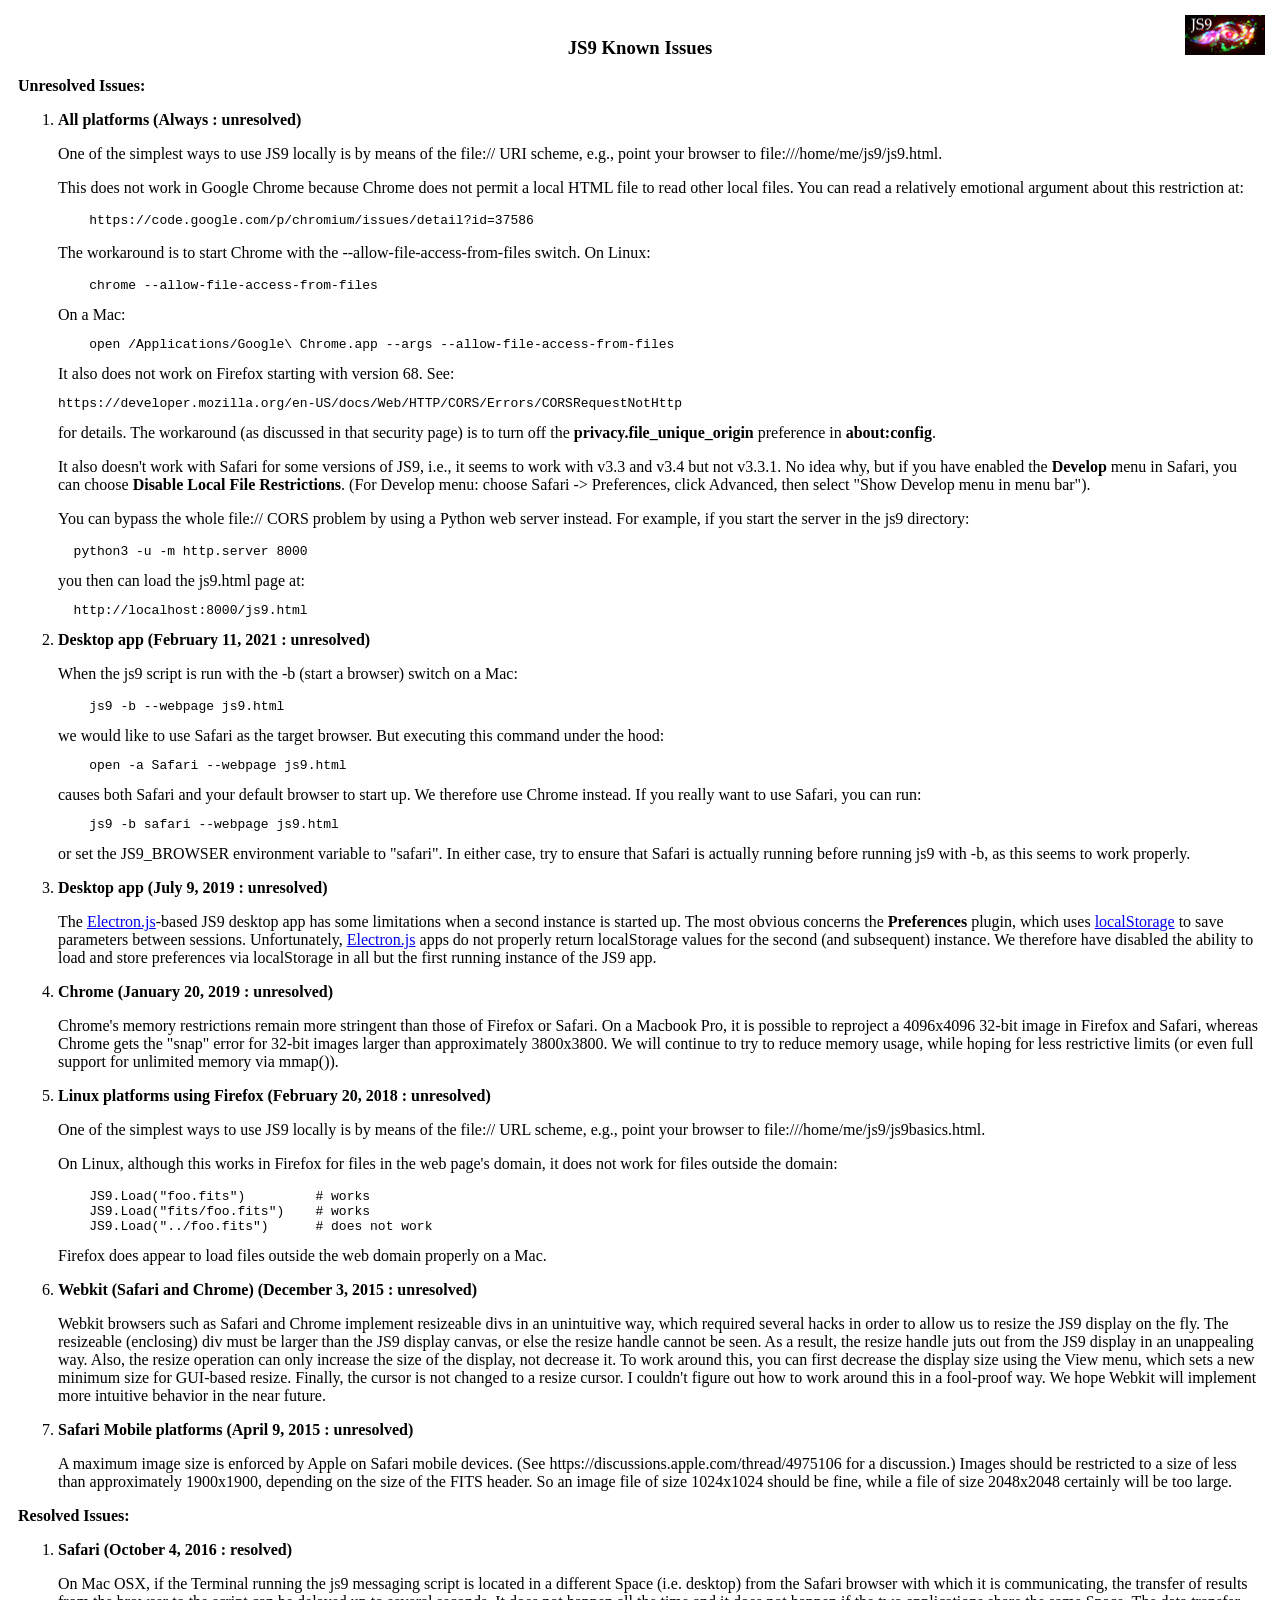
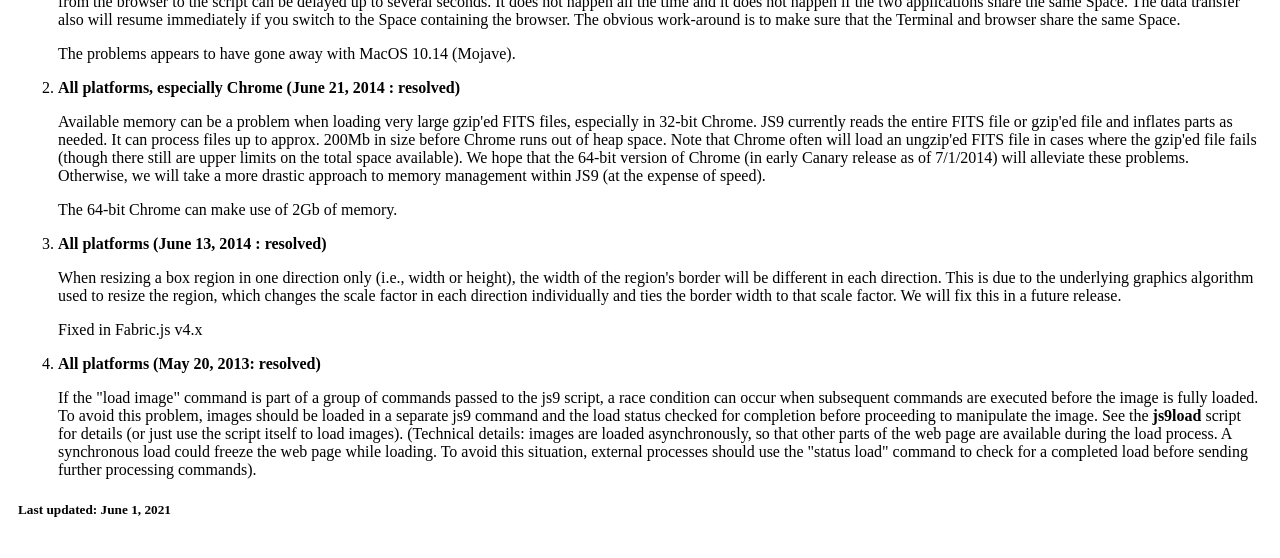
<file: help/knownissues.html>
<!DOCTYPE HTML PUBLIC "-//W3C//DTD HTML 4.01 Transitional//EN"
   "http://www.w3.org/TR/html4/loose.dtd">
<html>
<head>
<meta http-equiv="Content-Type" content="text/html;charset=utf-8" >
<link type="text/css" rel="stylesheet" href="../js9.css">
<title>JS9 Known Issues</title>
</head>
<body>
<div class="helpLogo"><img src="../images/js9logo.png" alt="js9"></div>
<div class="helpContainer">
<center><h3>JS9 Known Issues</h3></center>

<b>Unresolved Issues:</b>

<ol>

<li><b>All platforms (Always : unresolved)</b>
<p>
One of the simplest ways to use JS9 locally is by means of the file://
URI scheme, e.g., point your browser to file:///home/me/js9/js9.html.
<p>
This does not work in Google Chrome because Chrome does not permit a
local HTML file to read other local files. You can read a relatively
emotional argument about this restriction at:
<pre>
    https://code.google.com/p/chromium/issues/detail?id=37586
</pre>
<p>
The workaround is to start Chrome with the 
--allow-file-access-from-files switch. On Linux:
<pre>
    chrome --allow-file-access-from-files
</pre>
On a Mac:
<pre>
    open /Applications/Google\ Chrome.app --args --allow-file-access-from-files
</pre>
It also does not work on Firefox starting with version 68. See:
<pre>
https://developer.mozilla.org/en-US/docs/Web/HTTP/CORS/Errors/CORSRequestNotHttp
</pre>
for details. The workaround (as discussed in that security page) is to
turn off the <b>privacy.file_unique_origin</b> preference in
<b>about:config</b>.
<p>
It also doesn't work with Safari for some versions of JS9, i.e., it
seems to work with v3.3 and v3.4 but not v3.3.1. No idea why, but if
you have enabled the <b>Develop</b> menu in Safari, you can
choose <b>Disable Local File Restrictions</b>. (For Develop menu:
choose Safari -> Preferences, click Advanced, then select "Show
Develop menu in menu bar").
<p>
You can bypass the whole file:// CORS problem by using a Python web
server instead. For example, if you start the server in the js9 directory:
<pre>
  python3 -u -m http.server 8000
</pre>
you then can load the js9.html page at:
<pre>
  http://localhost:8000/js9.html
</pre>

<li><b>Desktop app (February 11, 2021 : unresolved)</b>
<p>
When the js9 script is run with the -b (start a browser) switch on a Mac:
<pre>
    js9 -b --webpage js9.html
</pre>
we would like to use Safari as the target browser. But executing this command
under the hood:
<pre>
    open -a Safari --webpage js9.html
</pre>
causes both Safari and your default browser to start up. We therefore use
Chrome instead. If you really want to use Safari, you can run:
<pre>
    js9 -b safari --webpage js9.html
</pre>
or set the JS9_BROWSER environment variable to "safari". In either case,
try to ensure that Safari is actually running before running js9 with -b,
as this seems to work properly.
<p>

<li><b>Desktop app (July 9, 2019 : unresolved)</b>
<p>
The <a href="https://electronjs.org/" target="_blank">Electron.js</a>-based
JS9 desktop app has some limitations when a second instance is started up.
The most obvious concerns the <b>Preferences</b> plugin, which uses
<a href="https://developer.mozilla.org/en-US/docs/Web/API/Window/localStorage"
target="_blank">localStorage</a> to save parameters between sessions.
Unfortunately, <a href="https://electronjs.org/" target="_blank">
Electron.js</a> apps do not properly return localStorage values for
the second (and subsequent) instance. We therefore have disabled the ability
to load and store preferences via localStorage in all but the first
running instance of the JS9 app.

<li><b>Chrome (January 20, 2019 : unresolved)</b>
<p>
Chrome's memory restrictions remain more stringent than those of
Firefox or Safari. On a Macbook Pro, it is possible to reproject a
4096x4096 32-bit image in Firefox and Safari, whereas Chrome gets the
"snap" error for 32-bit images larger than approximately 3800x3800.
We will continue to try to reduce memory usage, while hoping for less
restrictive limits (or even full support for unlimited memory via mmap()).

<li><b>Linux platforms using Firefox (February 20, 2018 : unresolved)</b>
<p>
One of the simplest ways to use JS9 locally is by means of the file://
URL scheme, e.g., point your browser to file:///home/me/js9/js9basics.html.
<p>
On Linux, although this works in Firefox for files in the web page's
domain, it does not work for files outside the domain:
<pre>
    JS9.Load("foo.fits")         # works
    JS9.Load("fits/foo.fits")    # works
    JS9.Load("../foo.fits")      # does not work
</pre>
Firefox does appear to load files outside the web domain properly on a Mac.
<p>

<li><b>Webkit (Safari and Chrome) (December 3, 2015 : unresolved)</b>
<p>
Webkit browsers such as Safari and Chrome implement resizeable divs in
an unintuitive way, which required several hacks in order to allow us
to resize the JS9 display on the fly.  The resizeable (enclosing) div
must be larger than the JS9 display canvas, or else the resize handle
cannot be seen. As a result, the resize handle juts out from the
JS9 display in an unappealing way.  Also, the resize operation can only
increase the size of the display, not decrease it. To work around this,
you can first decrease the display size using the View menu, which
sets a new minimum size for GUI-based resize.  Finally, the cursor is
not changed to a resize cursor. I couldn't figure out how to work
around this in a fool-proof way.  We hope Webkit will implement more
intuitive behavior in the near future.

<li><b>Safari Mobile platforms (April 9, 2015 : unresolved)</b>
<p>
A maximum image size is enforced by Apple on Safari mobile devices.
(See https://discussions.apple.com/thread/4975106 for a discussion.)
Images should be restricted to a size of less than
approximately 1900x1900, depending on the size of the FITS header. So
an image file of size 1024x1024 should be fine, while a file of size
2048x2048 certainly will be too large.

</ol>

<p>
<b>Resolved Issues:</b>

<ol>

<li><b>Safari (October 4, 2016 : resolved)</b>
<p>
On Mac OSX, if the Terminal running the js9 messaging script is
located in a different Space (i.e. desktop) from the Safari browser
with which it is communicating, the transfer of results from the
browser to the script can be delayed up to several seconds. It does
not happen all the time and it does not happen if the two applications
share the same Space. The data transfer also will resume immediately
if you switch to the Space containing the browser. The obvious
work-around is to make sure that the Terminal and browser share the
same Space.
<p>
The problems appears to have gone away with MacOS 10.14 (Mojave).

<li><b>All platforms, especially Chrome (June 21, 2014 : resolved)</b>
<p>
Available memory can be a problem when loading very large gzip'ed FITS
files, especially in 32-bit Chrome. JS9 currently reads the entire
FITS file or gzip'ed file and inflates parts as needed. It can process
files up to approx. 200Mb in size before Chrome runs out of heap
space.  Note that Chrome often will load an ungzip'ed FITS file in
cases where the gzip'ed file fails (though there still are upper
limits on the total space available).  We hope that the 64-bit version
of Chrome (in early Canary release as of 7/1/2014) will alleviate
these problems. Otherwise, we will take a more drastic approach to
memory management within JS9 (at the expense of speed).
<p>
The 64-bit Chrome can make use of 2Gb of memory.

<li><b>All platforms (June 13, 2014 : resolved)</b>
<p>
When resizing a box region in one direction only (i.e., width or
height), the width of the region's border will be different in each
direction.  This is due to the underlying graphics algorithm used to
resize the region, which changes the scale factor in each direction
individually and ties the border width to that scale factor. We will
fix this in a future release.
<p>
Fixed in Fabric.js v4.x

<li><b>All platforms (May 20, 2013: resolved)</b>
<p>
If the "load image" command is part of a group of commands passed to
the js9 script, a race condition can occur when subsequent commands
are executed before the image is fully loaded. To avoid this problem,
images should be loaded in a separate js9 command and the load status
checked for completion before proceeding to manipulate the image.  See
the <b>js9load</b> script for details (or just use the script itself
to load images). (Technical details: images are loaded asynchronously,
so that other parts of the web page are available during the load
process. A synchronous load could freeze the web page while
loading. To avoid this situation, external processes should use the
"status load" command to check for a completed load before sending
further processing commands).

</ol>

<h5>Last updated: June 1, 2021</h5>
</div>

</body>
</html>
</file>
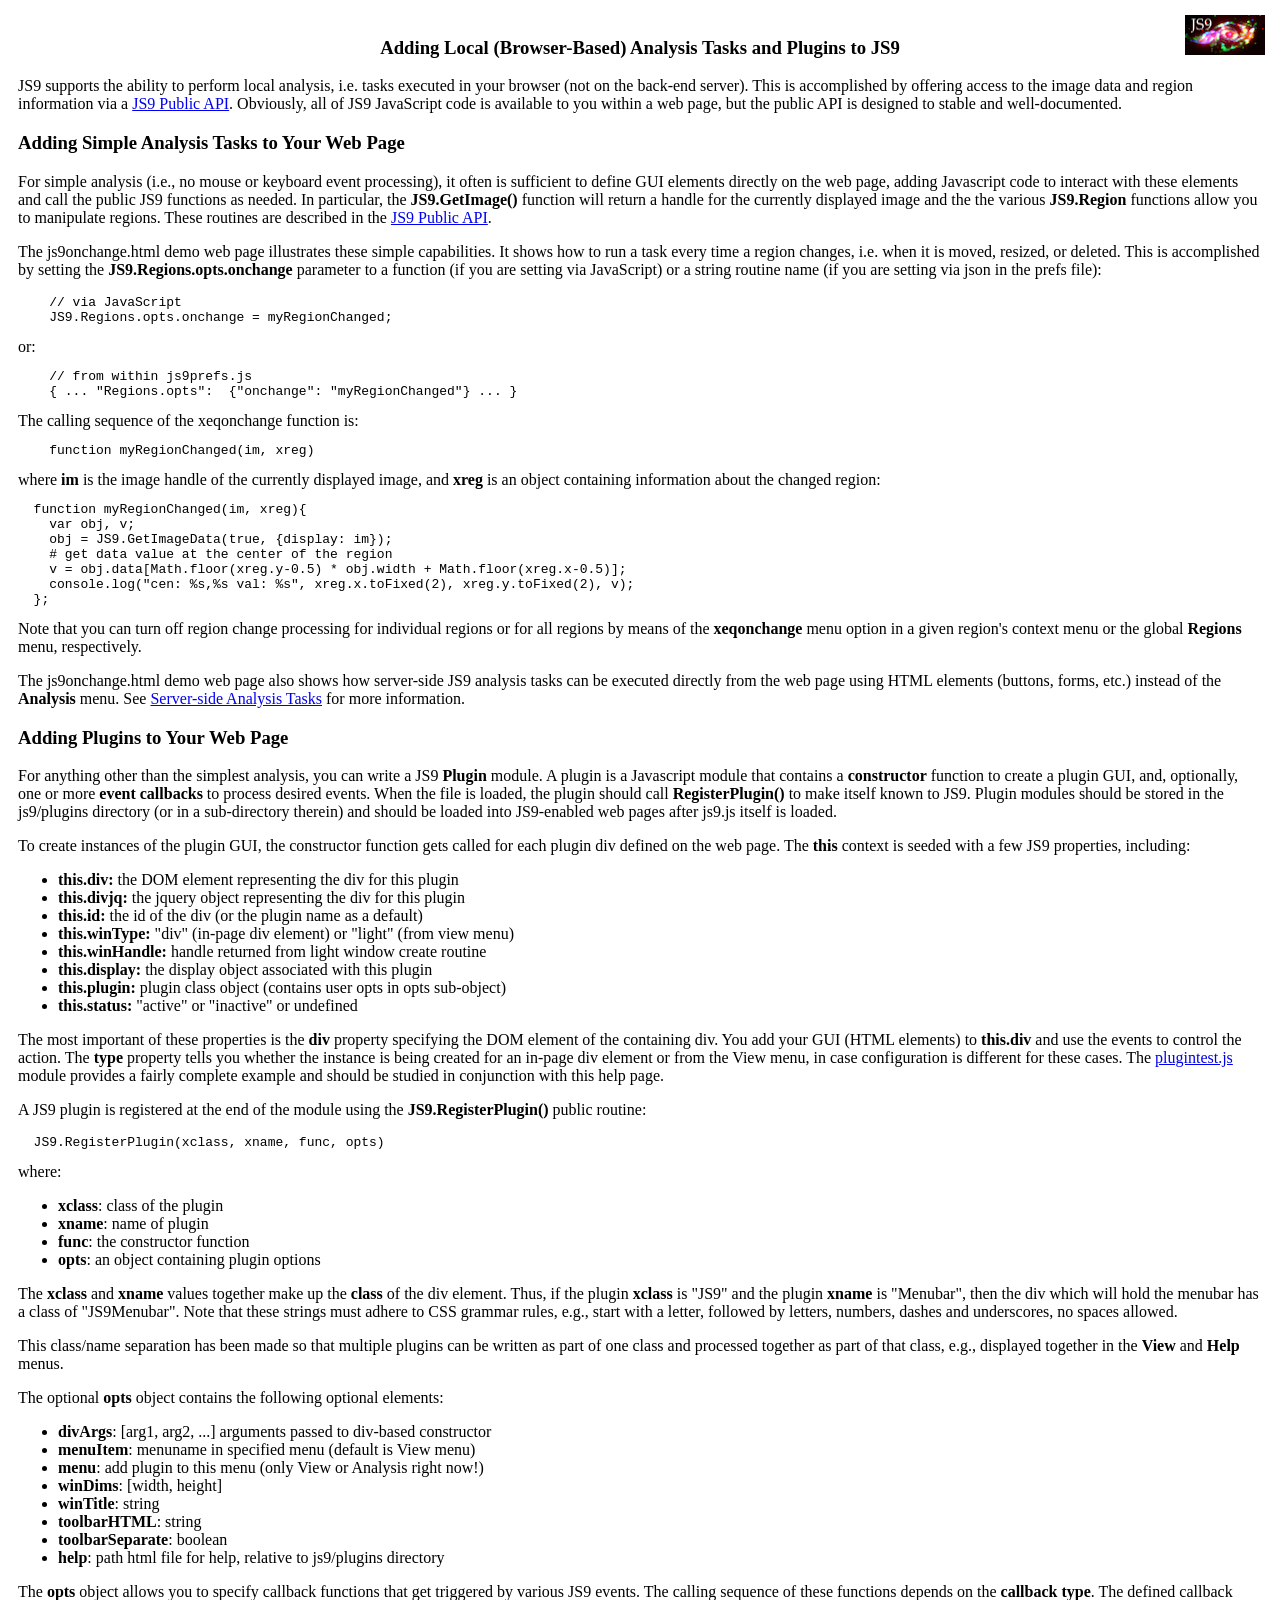
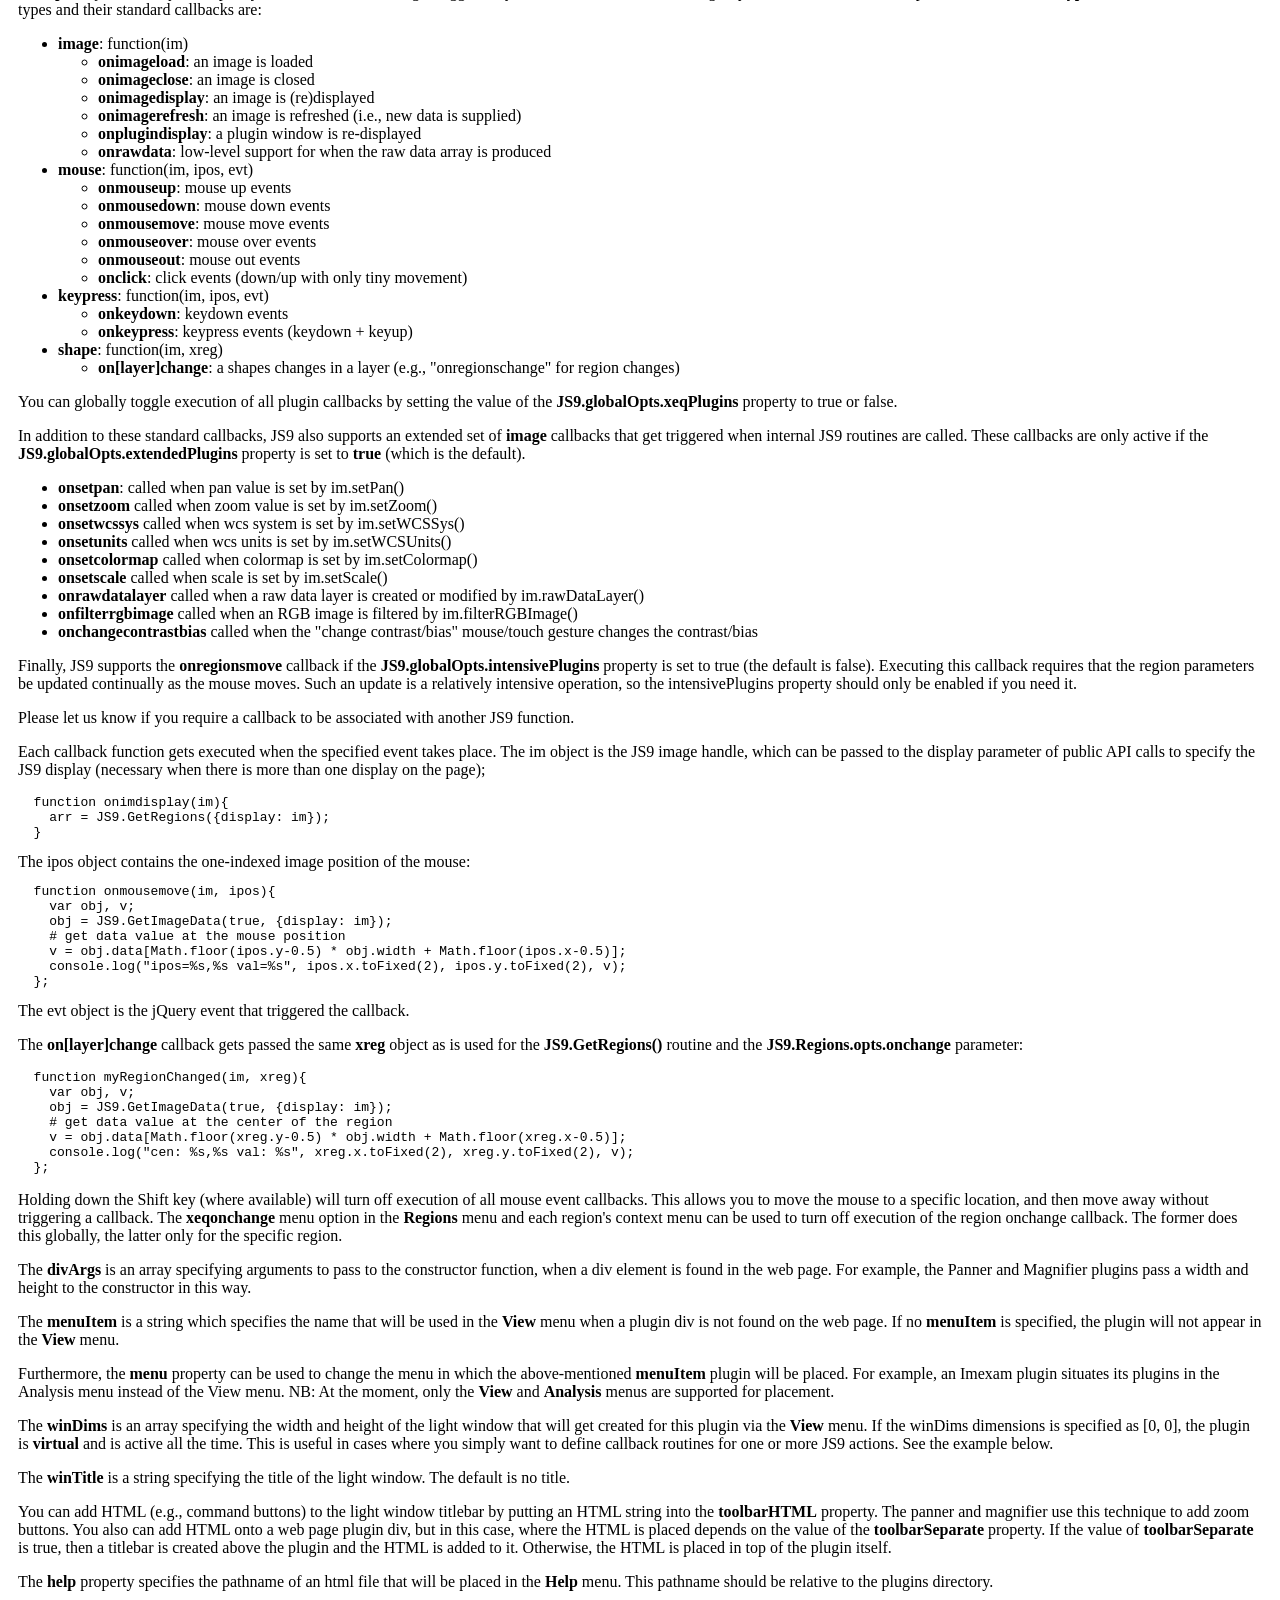
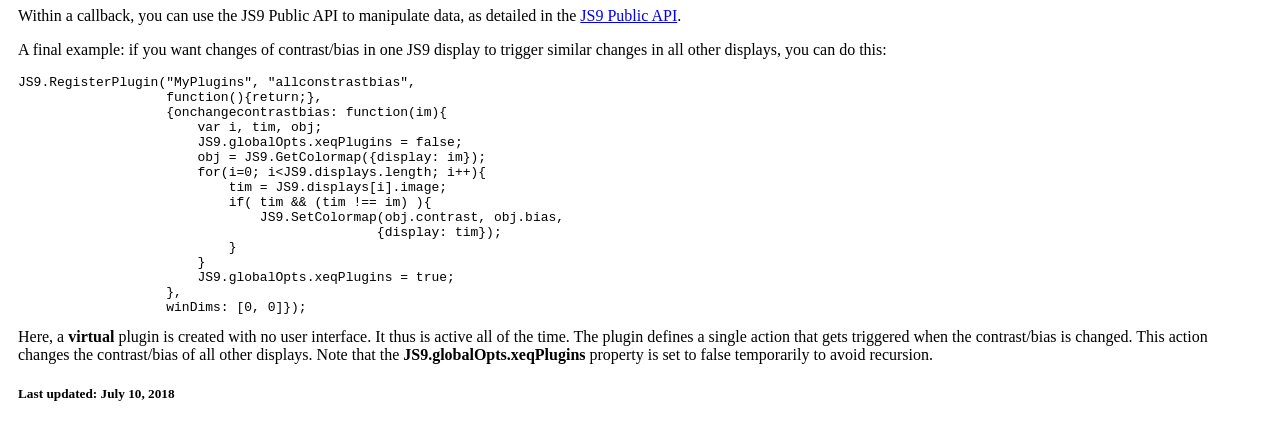
<file: help/localtasks.html>
<!DOCTYPE HTML PUBLIC "-//W3C//DTD HTML 4.01 Transitional//EN"
   "http://www.w3.org/TR/html4/loose.dtd">
<html>
<head>
<meta http-equiv="Content-Type" content="text/html;charset=utf-8" >
<link type="text/css" rel="stylesheet" href="../js9.css">
<title>Local (Browser-Based) Analysis Tasks and Plugins</title>
</head>
<body>
<div class="helpLogo"><img src="../images/js9logo.png" alt="js9"></div>
<div class="helpContainer">
<center><h3>Adding Local (Browser-Based) Analysis Tasks and Plugins to JS9</h3></center>

<p>
JS9 supports the ability to perform local analysis, i.e.  tasks
executed in your browser (not on the back-end server).  This is
accomplished by offering access to the image data and region
information via a 
<a href="publicapi.html">JS9 Public API</a>. Obviously, all of JS9
JavaScript code is available to you within a web page, but the public
API is designed to stable and well-documented.

<p>
<h3>Adding Simple Analysis Tasks to Your Web Page</h3>
<p>
For simple analysis (i.e., no mouse or keyboard event processing), it
often is sufficient to define GUI elements directly on the web page,
adding Javascript code to interact with these elements and call the
public JS9 functions as needed. In particular,
the <b>JS9.GetImage()</b> function will return a handle for the
currently displayed image and the the various <b>JS9.Region</b>
functions allow you to manipulate regions.  These routines are
described in the <a href="publicapi.html">JS9 Public API</a>.

<p>
The js9onchange.html demo web page illustrates these simple
capabilities.  It shows how to run a task every time a region
changes, i.e. when it is moved, resized, or deleted. This is
accomplished by setting the <b>JS9.Regions.opts.onchange</b>
parameter to a function (if you are setting via JavaScript) or a
string routine name (if you are setting via json in the prefs file):
<pre>
    // via JavaScript    
    JS9.Regions.opts.onchange = myRegionChanged;
</pre>
or:
<pre>
    // from within js9prefs.js
    { ... "Regions.opts":  {"onchange": "myRegionChanged"} ... }
</pre>
The calling sequence of the xeqonchange function is:
<pre>
    function myRegionChanged(im, xreg)
</pre>
where <b>im</b> is the image handle of the currently displayed image, and
<b>xreg</b> is an object containing information about the changed region:
<pre>
  function myRegionChanged(im, xreg){
    var obj, v;
    obj = JS9.GetImageData(true, {display: im});
    # get data value at the center of the region
    v = obj.data[Math.floor(xreg.y-0.5) * obj.width + Math.floor(xreg.x-0.5)];
    console.log("cen: %s,%s val: %s", xreg.x.toFixed(2), xreg.y.toFixed(2), v);
  };
</pre>
Note that you can turn off region change processing for
individual regions or for all regions by means of the <b>xeqonchange</b>
menu option in a given region's context menu or the global <b>Regions</b> menu,
respectively.

<p>
The js9onchange.html demo web page also shows how
server-side JS9 analysis tasks can be executed directly from the
web page using HTML elements (buttons, forms, etc.) instead of the
<b>Analysis</b> menu. See <a href="serverside.html"> Server-side
Analysis Tasks</a> for more information.

<p>
<h3>Adding Plugins to Your Web Page</h3>
<p>
For anything other than the simplest analysis, you can write a JS9
<b>Plugin</b> module. A plugin is a Javascript module that contains
a <b>constructor</b> function to create a plugin GUI, and, optionally,
one or more <b>event callbacks</b> to process desired events.  When
the file is loaded, the plugin should call <b>RegisterPlugin()</b> to
make itself known to JS9. Plugin modules should be stored in the
js9/plugins directory (or in a sub-directory therein) and should be
loaded into JS9-enabled web pages after js9.js itself is loaded.

<p>
To create instances of the plugin GUI, the constructor function gets
called for each plugin div defined on the web page.
The <b>this</b> context is seeded with a few JS9 properties, including:
<ul>
<li><b>this.div:</b>      the DOM element representing the div for this plugin
<li><b>this.divjq:</b>    the jquery object representing the div for this plugin
<li><b>this.id:</b>       the id of the div (or the plugin name as a default)
<li><b>this.winType:</b>  "div" (in-page div element) or "light" (from view menu)
<li><b>this.winHandle:</b> handle returned from light window create routine
<li><b>this.display:</b>  the display object associated with this plugin
<li><b>this.plugin:</b>   plugin class object (contains user opts in opts sub-object)
<li><b>this.status:</b>   "active" or "inactive" or undefined
</ul>
The most important of these properties is the <b>div</b> property
specifying the DOM element of the containing div. You add your GUI
(HTML elements) to <b>this.div</b> and use the events to control
the action. The <b>type</b> property tells you whether the instance is
being created for an in-page div element or from the View menu, in
case configuration is different for these cases.
The <a href="../plugins/plugintest.js">plugintest.js</a> module
provides a fairly complete example and should be studied in
conjunction with this help page.

<p>
A JS9 plugin is registered at the end of the module using
the <b>JS9.RegisterPlugin()</b> public routine:
<pre>
  JS9.RegisterPlugin(xclass, xname, func, opts)
</pre>
where:
<ul>
<li><b>xclass</b>: class of the plugin
<li><b>xname</b>: name of plugin
<li><b>func</b>: the constructor function
<li><b>opts</b>: an object containing plugin options
</ul>
The <b>xclass</b> and <b>xname</b> values together make up
the <b>class</b> of the div element. Thus, if the plugin <b>xclass</b>
is "JS9" and the plugin <b>xname</b> is "Menubar", then the div which
will hold the menubar has a class of "JS9Menubar". Note that these
strings must adhere to CSS grammar rules, e.g., start with a letter,
followed by letters, numbers, dashes and underscores, no spaces allowed.
<p>
This class/name separation has been made so that multiple plugins can
be written as part of one class and processed together as part of that
class, e.g., displayed together in the <b>View</b> and <b>Help</b> menus.
<p>
The optional <b>opts</b> object contains the following optional elements:
<ul>
<li><b>divArgs</b>: [arg1, arg2, ...] arguments passed to div-based constructor
<li><b>menuItem</b>: menuname in specified menu (default is View menu)
<li><b>menu</b>: add plugin to this menu (only View or Analysis right now!)
<li><b>winDims</b>: [width, height]
<li><b>winTitle</b>: string
<li><b>toolbarHTML</b>: string
<li><b>toolbarSeparate</b>: boolean
<li><b>help</b>: path html file for help, relative to js9/plugins directory
</ul>

<p>
The <b>opts</b> object allows you to specify callback functions that
get triggered by various JS9 events. The calling sequence of these
functions depends on the <b>callback type</b>. The defined callback
types and their standard callbacks are:
<ul>
<li><b>image</b>: function(im)
<ul>
<li><b>onimageload</b>: an image is loaded
<li><b>onimageclose</b>: an image is closed
<li><b>onimagedisplay</b>: an image is (re)displayed
<li><b>onimagerefresh</b>: an image is refreshed (i.e., new data is supplied)
<li><b>onplugindisplay</b>: a plugin window is re-displayed
<li><b>onrawdata</b>: low-level support for when the raw data array is produced
</ul>
<li><b>mouse</b>: function(im, ipos, evt)
<ul>
<li><b>onmouseup</b>: mouse up events
<li><b>onmousedown</b>: mouse down events
<li><b>onmousemove</b>: mouse move events
<li><b>onmouseover</b>: mouse over events
<li><b>onmouseout</b>: mouse out events
<li><b>onclick</b>: click events (down/up with only tiny movement)
</ul>
<li><b>keypress</b>: function(im, ipos, evt)
<ul>
<li><b>onkeydown</b>: keydown events
<li><b>onkeypress</b>: keypress events (keydown + keyup)
</ul>
<li><b>shape</b>: function(im, xreg)
<ul>
<li><b>on[layer]change</b>: a shapes changes in a layer (e.g., "onregionschange" for region changes)
</ul>
</ul>
<p>
You can globally toggle execution of all plugin callbacks by setting
the value of the <b>JS9.globalOpts.xeqPlugins</b> property to true or false.
<p>
In addition to these standard callbacks, JS9 also supports an extended set of
<b>image</b> callbacks that get triggered when internal JS9 routines are called.
These callbacks are only active if the <b>JS9.globalOpts.extendedPlugins</b>
property is set to <b>true</b> (which is the default).
<ul>
<li><b>onsetpan</b>: called when pan value is set by im.setPan()
<li><b>onsetzoom</b> called when zoom value is set by im.setZoom()
<li><b>onsetwcssys</b> called when wcs system is set by im.setWCSSys()
<li><b>onsetunits</b> called when wcs units is set by im.setWCSUnits()
<li><b>onsetcolormap</b> called when colormap is set by im.setColormap()
<li><b>onsetscale</b> called when scale is set by im.setScale()
<li><b>onrawdatalayer</b> called when a raw data layer is created or modified by im.rawDataLayer()
<li><b>onfilterrgbimage</b> called when an RGB image is filtered by im.filterRGBImage()
<li><b>onchangecontrastbias</b> called when the "change contrast/bias"
mouse/touch gesture changes the contrast/bias
</ul>
<p>
Finally, JS9 supports the <b>onregionsmove</b> callback if the
<b>JS9.globalOpts.intensivePlugins</b> property is set to true (the
default is false). Executing this callback requires that the region
parameters be updated continually as the mouse moves. Such an update
is a relatively intensive operation, so the intensivePlugins property
should only be enabled if you need it.
<p>
Please let us know if you require a callback to be associated with
another JS9 function.

<p>
Each callback function gets executed when the specified event takes
place. The im object is the JS9 image handle, which can be passed to
the display parameter of public API calls to specify the JS9 display
(necessary when there is more than one display on the page);
<pre>
  function onimdisplay(im){
    arr = JS9.GetRegions({display: im});
  }
</pre>
The ipos object contains the one-indexed image position of the mouse:
<pre>
  function onmousemove(im, ipos){
    var obj, v;
    obj = JS9.GetImageData(true, {display: im});
    # get data value at the mouse position
    v = obj.data[Math.floor(ipos.y-0.5) * obj.width + Math.floor(ipos.x-0.5)];
    console.log("ipos=%s,%s val=%s", ipos.x.toFixed(2), ipos.y.toFixed(2), v);
  };
</pre>
The evt object is the jQuery event that triggered the callback.

<p>
The <b>on[layer]change</b> callback gets passed the same <b>xreg</b>
object as is used for the <b>JS9.GetRegions()</b> routine and
the <b>JS9.Regions.opts.onchange</b> parameter:
<pre>
  function myRegionChanged(im, xreg){
    var obj, v;
    obj = JS9.GetImageData(true, {display: im});
    # get data value at the center of the region
    v = obj.data[Math.floor(xreg.y-0.5) * obj.width + Math.floor(xreg.x-0.5)];
    console.log("cen: %s,%s val: %s", xreg.x.toFixed(2), xreg.y.toFixed(2), v);
  };
</pre>

<p>
Holding down the Shift key (where available) will turn off execution of all
mouse event callbacks. This allows you to move the mouse to a specific
location, and then move away without triggering a callback. The
<b>xeqonchange</b> menu option in the <b>Regions</b> menu and each region's
context menu can be used to turn off execution of the region onchange callback.
The former does this globally, the latter only for the specific region.

<p>
The <b>divArgs</b> is an array specifying arguments to pass to the constructor
function, when a div element is found in the web page. For example, the Panner
and Magnifier plugins pass a width and height to the constructor in this way.

<p>
The <b>menuItem</b> is a string which specifies the name that will be
used in the <b>View</b> menu when a plugin div is not found on the web
page. If no <b>menuItem</b> is specified, the plugin will not appear
in the <b>View</b> menu. 

<p>
Furthermore, the <b>menu</b> property can be used to change the menu
in which the above-mentioned <b>menuItem</b> plugin will be
placed. For example, an Imexam plugin situates
its plugins in the Analysis menu instead of the View menu. NB: At the
moment, only the <b>View</b> and <b>Analysis</b> menus are supported
for placement.

<p>
The <b>winDims</b> is an array specifying the width and height of the
light window that will get created for this plugin via the <b>View</b>
menu.  If the winDims dimensions is specified as [0, 0], the plugin is
<b>virtual</b> and is active all the time. This is useful in cases
where you simply want to define callback routines for one or more JS9
actions. See the example below.

<p>
The <b>winTitle</b> is a string specifying the title of the light window.
The default is no title.

<p>
You can add HTML (e.g., command buttons) to the light window titlebar
by putting an HTML string into the <b>toolbarHTML</b> property. The
panner and magnifier use this technique to add zoom buttons. You also
can add HTML onto a web page plugin div, but in this case, where the
HTML is placed depends on the value of the <b>toolbarSeparate</b>
property. If the value of <b>toolbarSeparate</b> is true, then a
titlebar is created above the plugin and the HTML is added to it.
Otherwise, the HTML is placed in top of the plugin itself.

<p>
The <b>help</b> property specifies the pathname of an html file that will
be placed in the <b>Help</b> menu. This pathname should be relative to
the plugins directory.

<p>
Within a callback, you can use the JS9 Public API to manipulate data, as
detailed in the <a href="publicapi.html">JS9 Public API</a>.

<p>
A final example: if you want changes of contrast/bias in one JS9 display
to trigger similar changes in all other displays, you can do this:
<pre>
JS9.RegisterPlugin("MyPlugins", "allconstrastbias",
		   function(){return;},
		   {onchangecontrastbias: function(im){
		       var i, tim, obj;
		       JS9.globalOpts.xeqPlugins = false;
		       obj = JS9.GetColormap({display: im});
		       for(i=0; i&lt;JS9.displays.length; i++){
			   tim = JS9.displays[i].image;
			   if( tim && (tim !== im) ){
			       JS9.SetColormap(obj.contrast, obj.bias,
					      {display: tim});
			   }
		       }
		       JS9.globalOpts.xeqPlugins = true;
		   },
		   winDims: [0, 0]});
</pre>
Here, a <b>virtual</b> plugin is created with no user interface. It thus is
active all of the time. The plugin defines a single action that gets
triggered when the contrast/bias is changed. This action changes the
contrast/bias of all other displays. Note that the
<b>JS9.globalOpts.xeqPlugins</b> property is set to false temporarily
to avoid recursion.

<p>
<h5>Last updated: July 10, 2018</h5>
</div>

</body>
</html>
</file>
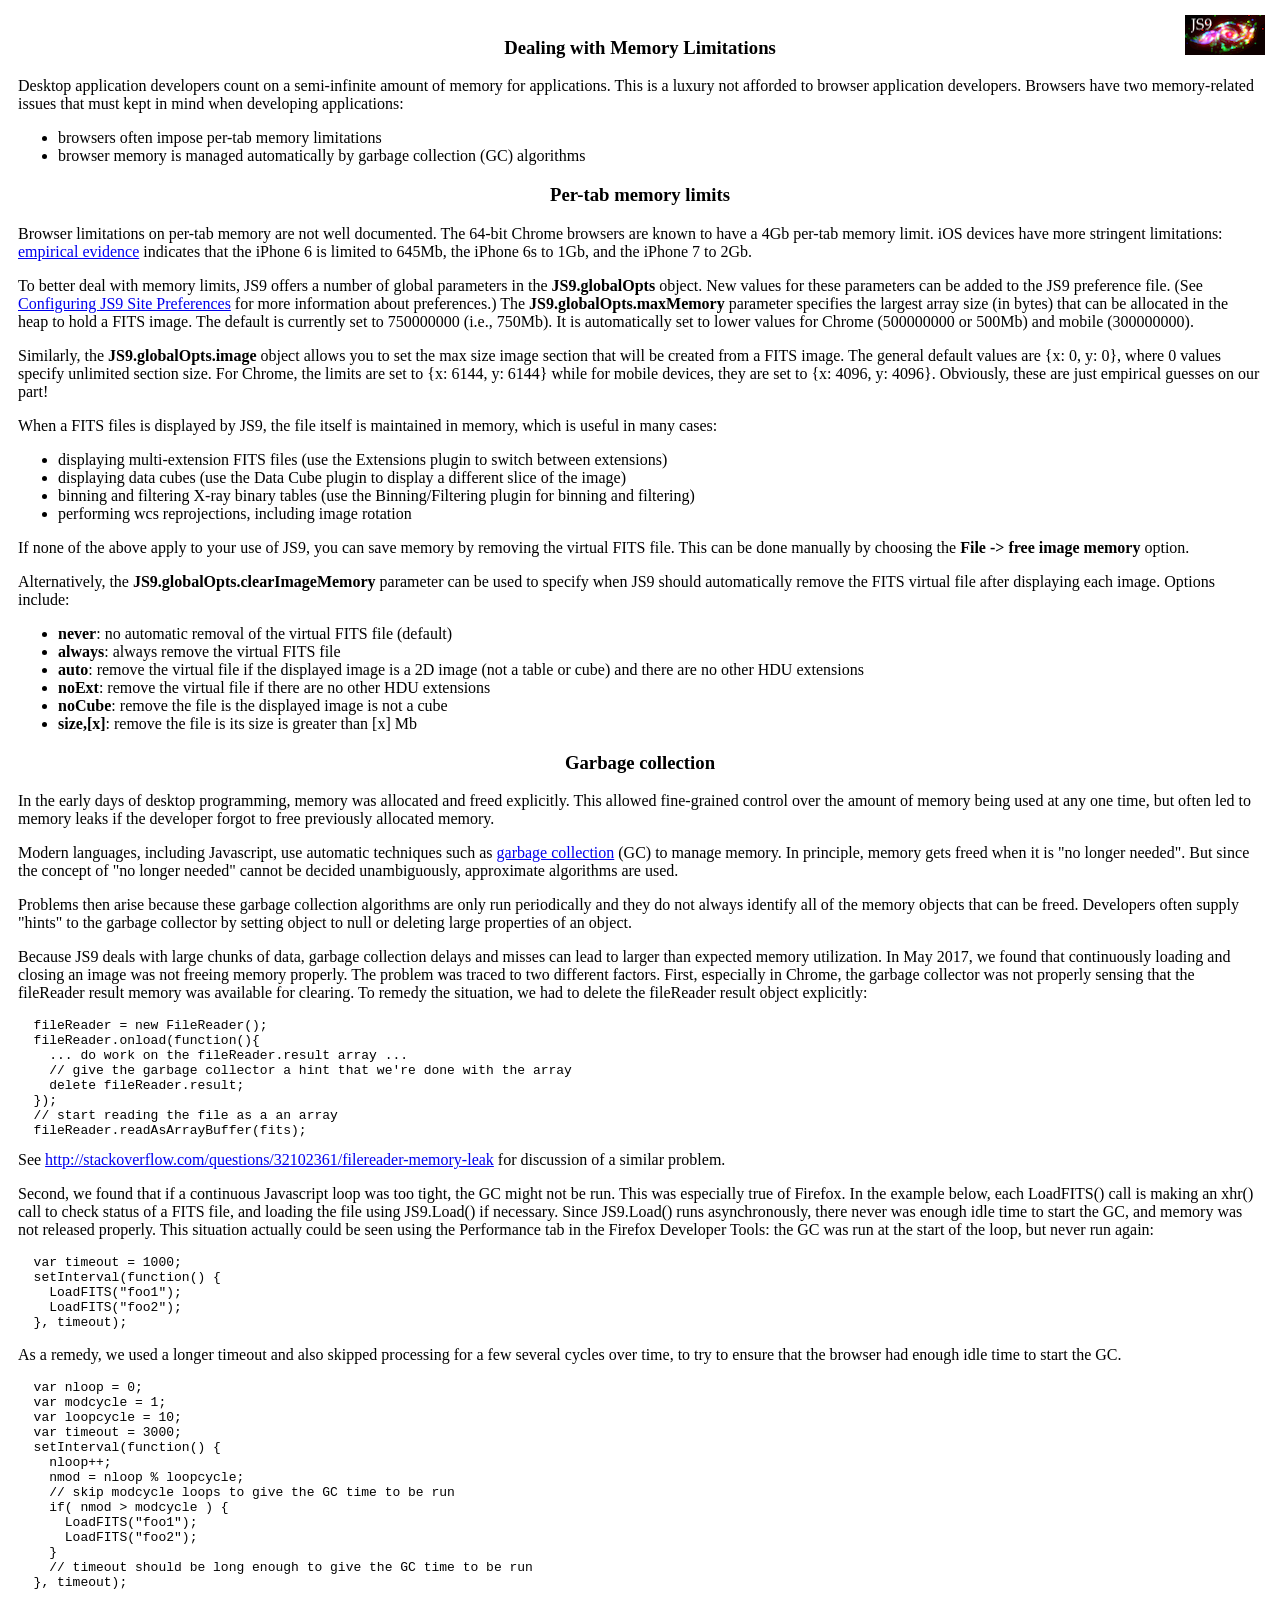
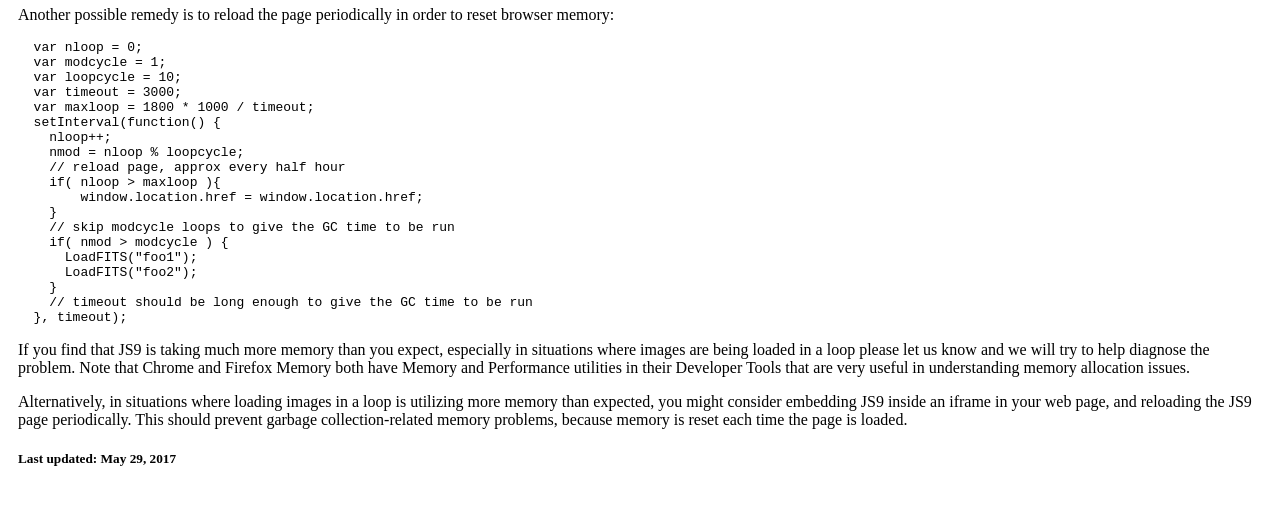
<file: help/memory.html>
<!DOCTYPE HTML PUBLIC "-//W3C//DTD HTML 4.01 Transitional//EN"
   "http://www.w3.org/TR/html4/loose.dtd">
<html>
<head>
<meta http-equiv="Content-Type" content="text/html;charset=utf-8" >
<link type="text/css" rel="stylesheet" href="../js9.css">
<title>Dealing with Memory Limitations</title>
</head>
<body>
<div class="helpLogo"><img src="../images/js9logo.png" alt="js9"></div>
<div class="helpContainer">
<center><h3>Dealing with Memory Limitations</h3></center>

<p>
Desktop application developers count on a semi-infinite amount of
memory for applications.  This is a luxury not afforded to browser
application developers. Browsers have two memory-related issues that
must kept in mind when developing applications:
<ul>
<li> browsers often impose per-tab memory limitations
<li> browser memory is managed automatically by garbage collection
(GC) algorithms
</ul>

<center><h3>Per-tab memory limits</h3></center>

Browser limitations on per-tab memory are not well documented.  The
64-bit Chrome browsers are known to have a 4Gb per-tab memory limit.
iOS devices have more stringent limitations:
<a href="https://stackoverflow.com/questions/6044147/ios-memory-allocation-how-much-memory-can-be-used-in-an-application">empirical evidence</a> indicates that the iPhone 6 is limited to 645Mb, the
iPhone 6s to 1Gb, and the iPhone 7 to 2Gb.

<p>
To better deal with memory limits, JS9 offers a number of global
parameters in the <b>JS9.globalOpts</b> object. New values for these
parameters can be added to the JS9 preference file. (See
<a href="preferences.html">Configuring JS9 Site Preferences</a>
for more information about preferences.)

The <b>JS9.globalOpts.maxMemory</b> parameter specifies the largest
array size (in bytes) that can be allocated in the heap to hold a FITS
image. The default is currently set to 750000000 (i.e., 750Mb). It is
automatically set to lower values for Chrome (500000000 or 500Mb) and
mobile (300000000).

<p>
Similarly, the <b>JS9.globalOpts.image</b> object allows you to set
the max size image section that will be created from a FITS image.
The general default values are {x: 0, y: 0}, where 0 values specify
unlimited section size.  For Chrome, the limits are set to {x: 6144,
y: 6144} while for mobile devices, they are set to {x: 4096, y:
4096}. Obviously, these are just empirical guesses on our part!

<p>
When a FITS files is displayed by JS9, the file itself is maintained in memory,
which is useful in many cases:
<ul>
<li> displaying multi-extension FITS files (use the Extensions plugin
to switch between extensions)
<li> displaying data cubes (use the Data Cube plugin to display a different
slice of the image)
<li> binning and filtering X-ray binary tables (use the Binning/Filtering
plugin for binning and filtering)
<li> performing wcs reprojections, including image rotation
</ul>
If none of the above apply to your use of JS9, you can save memory by
removing the virtual FITS file. This can be done manually by choosing
the <b>File -> free image memory</b> option.

<p>
Alternatively, the <b>JS9.globalOpts.clearImageMemory</b> parameter
can be used to specify when JS9 should automatically remove the FITS
virtual file after displaying each image. Options include:
<ul>
<li><b>never</b>: no automatic removal of the virtual FITS file (default)
<li><b>always</b>: always remove the virtual FITS file
<li><b>auto</b>: remove the virtual file if the displayed image is a 2D image (not a table or cube) and there are no other HDU extensions
<li><b>noExt</b>: remove the virtual file if there are no other HDU extensions
<li><b>noCube</b>: remove the file is the displayed image is not a cube
<li><b>size,[x]</b>: remove the file is its size is greater than [x] Mb
</ul>

<center><h3>Garbage collection</h3></center>

<p>
In the early days of desktop programming, memory was allocated and
freed explicitly. This allowed fine-grained control over the amount of
memory being used at any one time, but often led to memory leaks if
the developer forgot to free previously allocated memory.

<p>
Modern languages, including Javascript, use automatic techniques such as
<a href="https://developer.mozilla.org/en-US/docs/Web/JavaScript/Memory_Management">garbage collection</a> (GC) to manage memory. In principle, memory gets
freed when it is "no longer needed". But since the concept of "no
longer needed" cannot be decided unambiguously, approximate algorithms
are used.

<p>
Problems then arise because these garbage collection algorithms are only
run periodically and they do not always identify all of the memory
objects that can be freed.  Developers often supply "hints" to the
garbage collector by setting object to null or deleting large
properties of an object.

<p>
Because JS9 deals with large chunks of data, garbage collection delays
and misses can lead to larger than expected memory utilization. In May
2017, we found that continuously loading and closing an image was not
freeing memory properly. The problem was traced to two different
factors.  First, especially in Chrome, the garbage
collector was not properly sensing that the fileReader result memory
was available for clearing. To remedy the situation, we had to delete
the fileReader result object explicitly:
<pre>
  fileReader = new FileReader();
  fileReader.onload(function(){
    ... do work on the fileReader.result array ...
    // give the garbage collector a hint that we're done with the array
    delete fileReader.result;
  });
  // start reading the file as a an array
  fileReader.readAsArrayBuffer(fits);
</pre>
See
<a href="http://stackoverflow.com/questions/32102361/filereader-memory-leak">http://stackoverflow.com/questions/32102361/filereader-memory-leak</a> for discussion of a similar problem.

<p>
Second, we found that if a continuous Javascript loop was too tight,
the GC might not be run. This was especially true of Firefox. In the
example below, each LoadFITS() call is making an xhr() call to check
status of a FITS file, and loading the file using JS9.Load() if necessary.
Since JS9.Load() runs asynchronously, there never was enough
idle time to start the GC, and memory was not released properly. This
situation actually could be seen using the Performance tab in the
Firefox Developer Tools: the GC was run at the start of the loop, but
never run again:
<pre>
  var timeout = 1000;
  setInterval(function() {
    LoadFITS("foo1");
    LoadFITS("foo2");
  }, timeout);
</pre>
<p>
As a remedy, we used a longer timeout and also skipped processing for
a few several cycles over time, to try to ensure that the browser had enough
idle time to start the GC.
<pre>
  var nloop = 0;
  var modcycle = 1;
  var loopcycle = 10;
  var timeout = 3000;
  setInterval(function() {
    nloop++;
    nmod = nloop % loopcycle;
    // skip modcycle loops to give the GC time to be run
    if( nmod &gt; modcycle ) {
      LoadFITS("foo1");
      LoadFITS("foo2");
    }
    // timeout should be long enough to give the GC time to be run
  }, timeout);
</pre>
<p>
Another possible remedy is to reload the page periodically in order to
reset browser memory:
<pre>
  var nloop = 0;
  var modcycle = 1;
  var loopcycle = 10;
  var timeout = 3000;
  var maxloop = 1800 * 1000 / timeout;
  setInterval(function() {
    nloop++;
    nmod = nloop % loopcycle;
    // reload page, approx every half hour
    if( nloop &gt; maxloop ){
        window.location.href = window.location.href;
    }
    // skip modcycle loops to give the GC time to be run
    if( nmod &gt; modcycle ) {
      LoadFITS("foo1");
      LoadFITS("foo2");
    }
    // timeout should be long enough to give the GC time to be run
  }, timeout);
</pre>
<p>
If you find that JS9 is taking much more memory than you expect,
especially in situations where images are being loaded in a loop
please let us know and we will try to help diagnose the problem. Note
that Chrome and Firefox Memory both have Memory and Performance
utilities in their Developer Tools that are very useful in
understanding memory allocation issues.

<p>
Alternatively, in situations where loading images in a loop is
utilizing more memory than expected, you might consider embedding JS9
inside an iframe in your web page, and reloading the JS9 page
periodically. This should prevent garbage collection-related memory
problems, because memory is reset each time the page is loaded.

<h5>Last updated: May 29, 2017</h5>
</div>

</body>
</html>
</file>
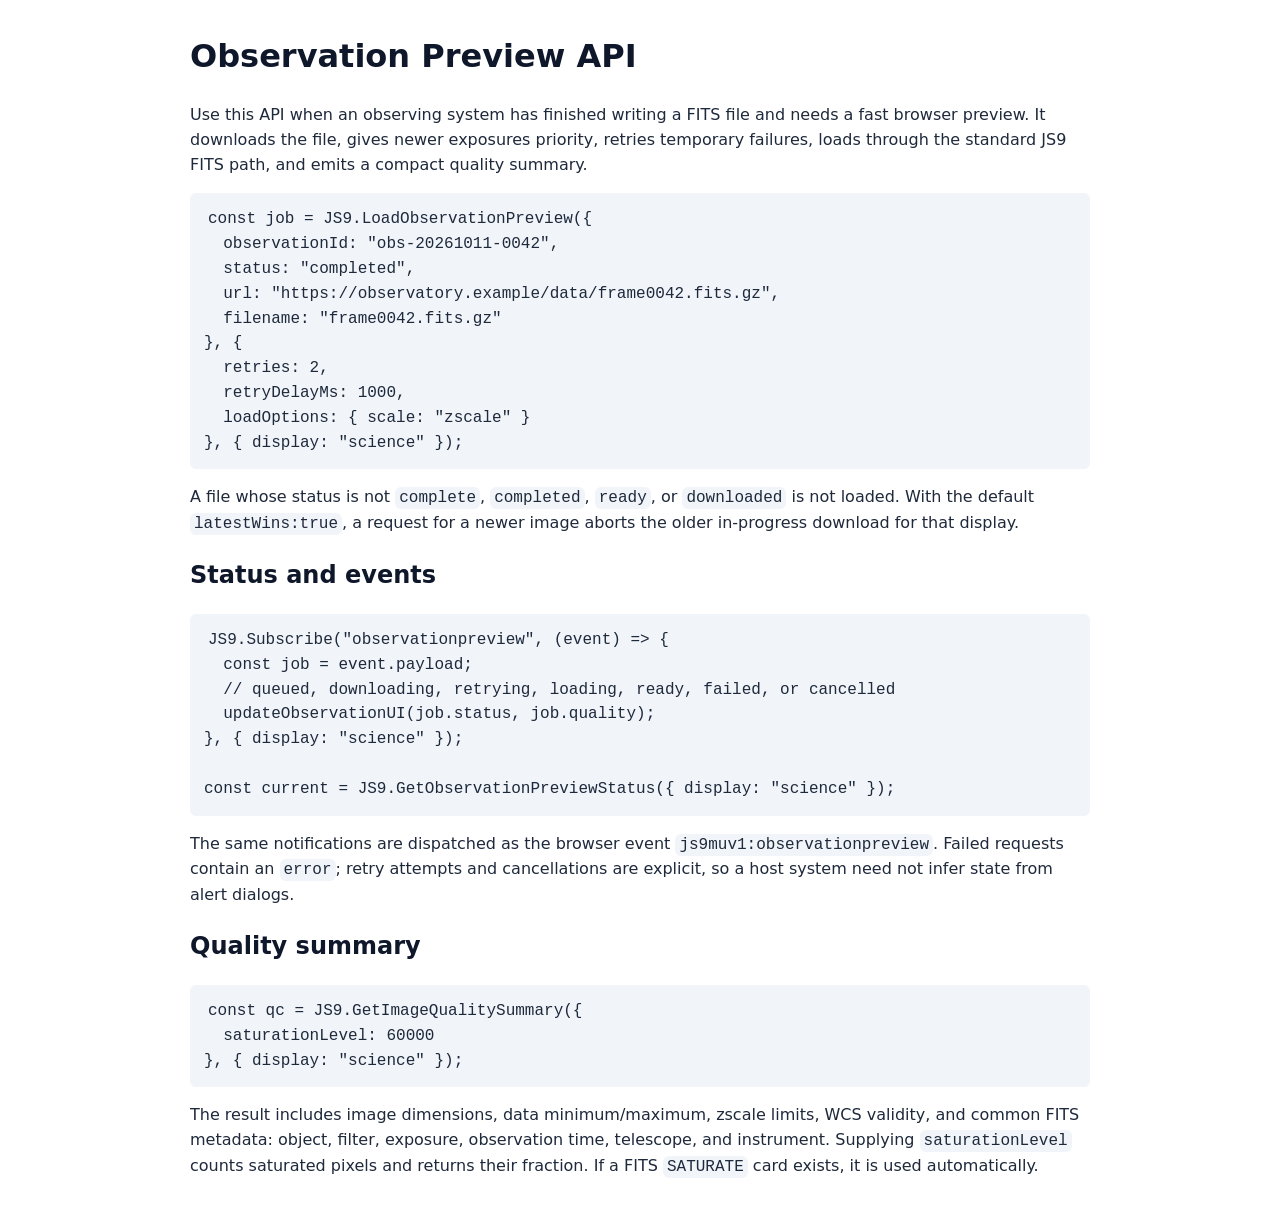
<file: help/observation-preview.html>
<!doctype html>
<html lang="en">
<head>
<meta charset="utf-8">
<title>JS9MuV1 Observation Preview API</title>
<style>body{max-width:900px;margin:32px auto;padding:0 20px;color:#1e293b;font:16px/1.55 system-ui,sans-serif}code,pre{background:#f1f5f9;border-radius:6px}code{padding:2px 4px}pre{padding:14px;overflow:auto}h1,h2{color:#0f172a}table{border-collapse:collapse}td,th{padding:7px;border:1px solid #cbd5e1;text-align:left}</style>
</head>
<body>
<h1>Observation Preview API</h1>
<p>Use this API when an observing system has finished writing a FITS file and needs a fast browser preview. It downloads the file, gives newer exposures priority, retries temporary failures, loads through the standard JS9 FITS path, and emits a compact quality summary.</p>
<pre><code>const job = JS9.LoadObservationPreview({
  observationId: "obs-20261011-0042",
  status: "completed",
  url: "https://observatory.example/data/frame0042.fits.gz",
  filename: "frame0042.fits.gz"
}, {
  retries: 2,
  retryDelayMs: 1000,
  loadOptions: { scale: "zscale" }
}, { display: "science" });</code></pre>
<p>A file whose status is not <code>complete</code>, <code>completed</code>, <code>ready</code>, or <code>downloaded</code> is not loaded. With the default <code>latestWins:true</code>, a request for a newer image aborts the older in-progress download for that display.</p>

<h2>Status and events</h2>
<pre><code>JS9.Subscribe("observationpreview", (event) =&gt; {
  const job = event.payload;
  // queued, downloading, retrying, loading, ready, failed, or cancelled
  updateObservationUI(job.status, job.quality);
}, { display: "science" });

const current = JS9.GetObservationPreviewStatus({ display: "science" });</code></pre>
<p>The same notifications are dispatched as the browser event <code>js9muv1:observationpreview</code>. Failed requests contain an <code>error</code>; retry attempts and cancellations are explicit, so a host system need not infer state from alert dialogs.</p>

<h2>Quality summary</h2>
<pre><code>const qc = JS9.GetImageQualitySummary({
  saturationLevel: 60000
}, { display: "science" });</code></pre>
<p>The result includes image dimensions, data minimum/maximum, zscale limits, WCS validity, and common FITS metadata: object, filter, exposure, observation time, telescope, and instrument. Supplying <code>saturationLevel</code> counts saturated pixels and returns their fraction. If a FITS <code>SATURATE</code> card exists, it is used automatically.</p>
</body>
</html>
</file>
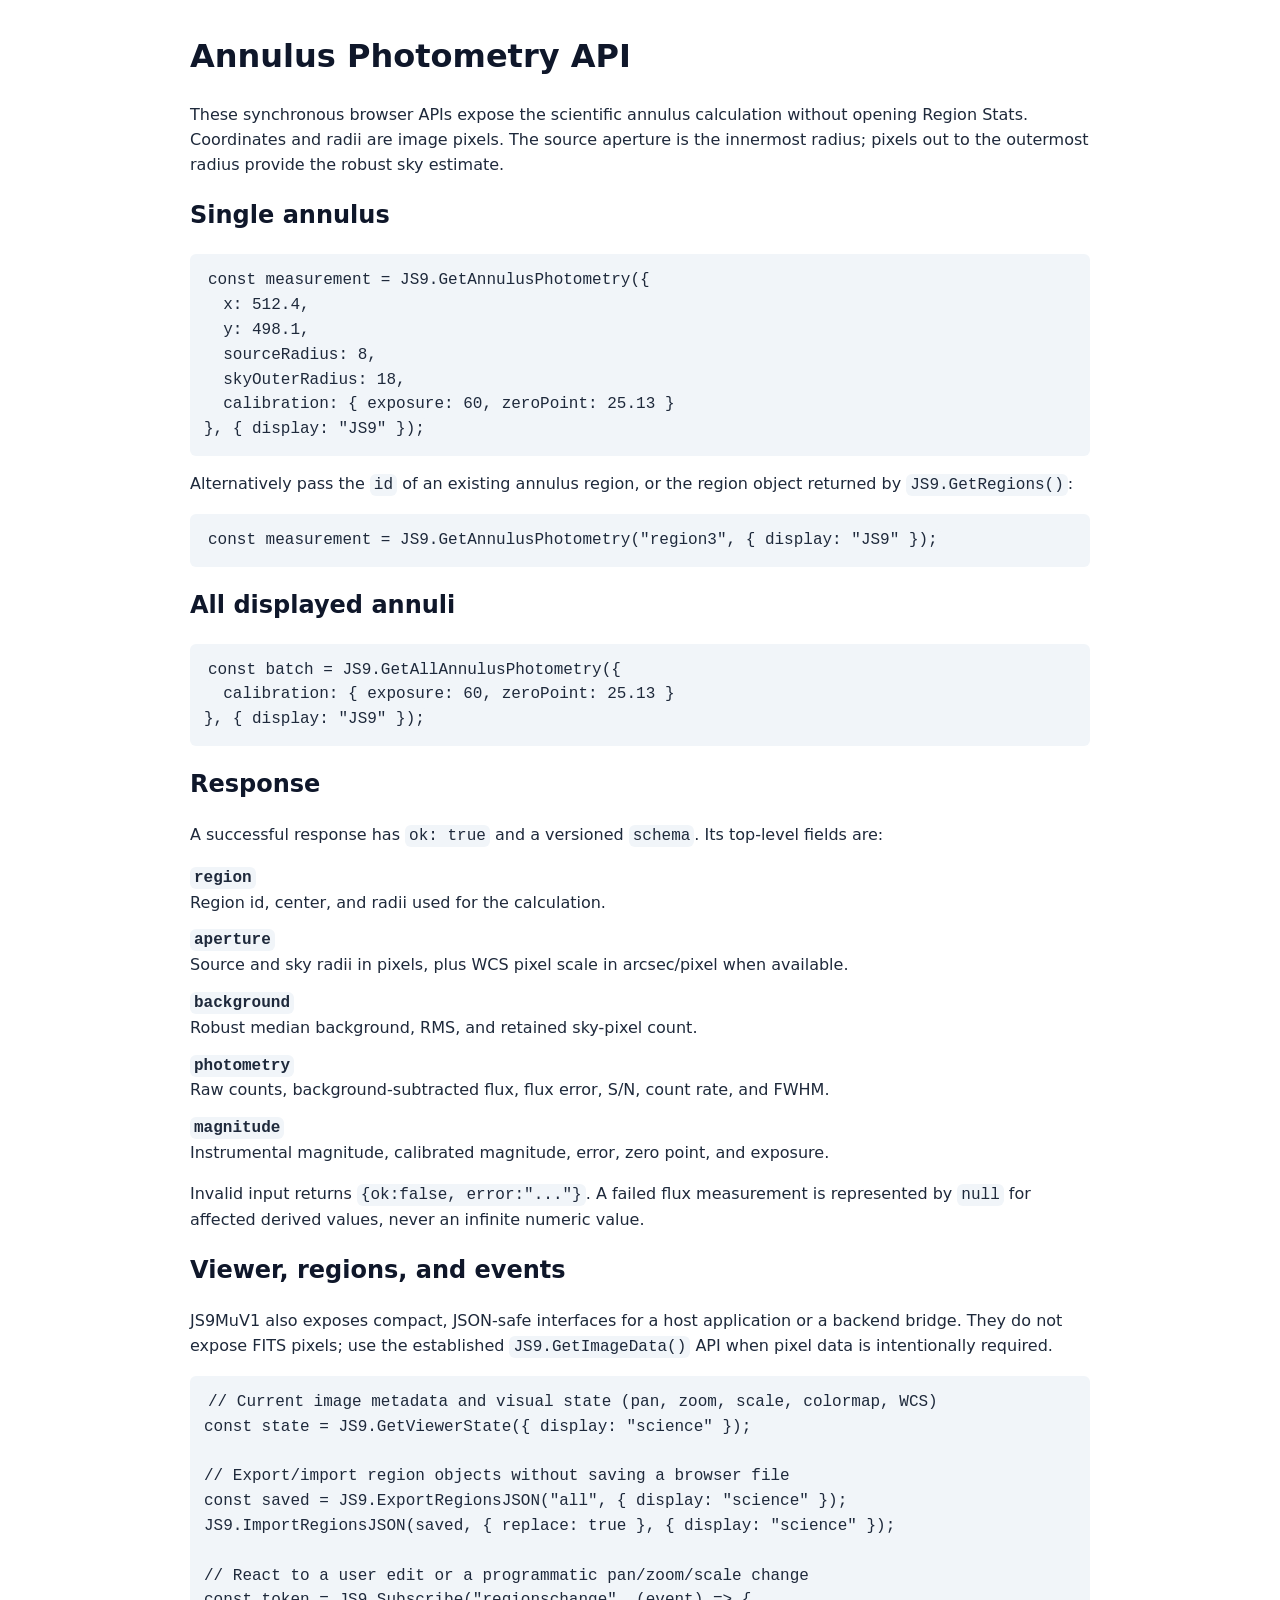
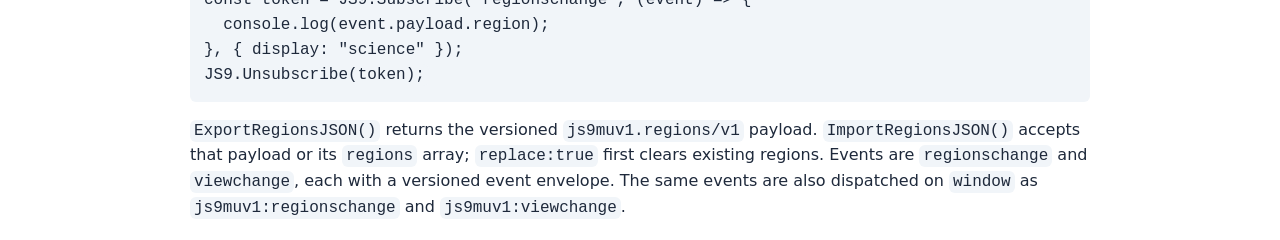
<file: help/photometry.html>
<!doctype html>
<html lang="en">
<head>
<meta charset="utf-8">
<title>JS9MuV1 Annulus Photometry API</title>
<style>
body{max-width:900px;margin:32px auto;padding:0 20px;color:#1e293b;font:16px/1.55 system-ui,sans-serif}code,pre{background:#f1f5f9;border-radius:6px}code{padding:2px 4px}pre{padding:14px;overflow:auto}h1,h2{color:#0f172a}dt{font-weight:700}dd{margin:0 0 12px}
</style>
</head>
<body>
<h1>Annulus Photometry API</h1>
<p>These synchronous browser APIs expose the scientific annulus calculation without opening Region Stats. Coordinates and radii are image pixels. The source aperture is the innermost radius; pixels out to the outermost radius provide the robust sky estimate.</p>

<h2>Single annulus</h2>
<pre><code>const measurement = JS9.GetAnnulusPhotometry({
  x: 512.4,
  y: 498.1,
  sourceRadius: 8,
  skyOuterRadius: 18,
  calibration: { exposure: 60, zeroPoint: 25.13 }
}, { display: "JS9" });</code></pre>
<p>Alternatively pass the <code>id</code> of an existing annulus region, or the region object returned by <code>JS9.GetRegions()</code>:</p>
<pre><code>const measurement = JS9.GetAnnulusPhotometry("region3", { display: "JS9" });</code></pre>

<h2>All displayed annuli</h2>
<pre><code>const batch = JS9.GetAllAnnulusPhotometry({
  calibration: { exposure: 60, zeroPoint: 25.13 }
}, { display: "JS9" });</code></pre>

<h2>Response</h2>
<p>A successful response has <code>ok: true</code> and a versioned <code>schema</code>. Its top-level fields are:</p>
<dl>
<dt><code>region</code></dt><dd>Region id, center, and radii used for the calculation.</dd>
<dt><code>aperture</code></dt><dd>Source and sky radii in pixels, plus WCS pixel scale in arcsec/pixel when available.</dd>
<dt><code>background</code></dt><dd>Robust median background, RMS, and retained sky-pixel count.</dd>
<dt><code>photometry</code></dt><dd>Raw counts, background-subtracted flux, flux error, S/N, count rate, and FWHM.</dd>
<dt><code>magnitude</code></dt><dd>Instrumental magnitude, calibrated magnitude, error, zero point, and exposure.</dd>
</dl>
<p>Invalid input returns <code>{ok:false, error:"..."}</code>. A failed flux measurement is represented by <code>null</code> for affected derived values, never an infinite numeric value.</p>

<h2>Viewer, regions, and events</h2>
<p>JS9MuV1 also exposes compact, JSON-safe interfaces for a host application or a backend bridge. They do not expose FITS pixels; use the established <code>JS9.GetImageData()</code> API when pixel data is intentionally required.</p>
<pre><code>// Current image metadata and visual state (pan, zoom, scale, colormap, WCS)
const state = JS9.GetViewerState({ display: "science" });

// Export/import region objects without saving a browser file
const saved = JS9.ExportRegionsJSON("all", { display: "science" });
JS9.ImportRegionsJSON(saved, { replace: true }, { display: "science" });

// React to a user edit or a programmatic pan/zoom/scale change
const token = JS9.Subscribe("regionschange", (event) =&gt; {
  console.log(event.payload.region);
}, { display: "science" });
JS9.Unsubscribe(token);</code></pre>
<p><code>ExportRegionsJSON()</code> returns the versioned <code>js9muv1.regions/v1</code> payload. <code>ImportRegionsJSON()</code> accepts that payload or its <code>regions</code> array; <code>replace:true</code> first clears existing regions. Events are <code>regionschange</code> and <code>viewchange</code>, each with a versioned event envelope. The same events are also dispatched on <code>window</code> as <code>js9muv1:regionschange</code> and <code>js9muv1:viewchange</code>.</p>
</body>
</html>
</file>
<file: js9.css>
/*
 *
 * JS9 CSS specifications
 *
 */

/* high-level divs used by Web designers */
div.JS9 {
    /* relative pos top/left for container, Flanagan's JavaScript, p 357 */
    position: relative;
    top:  0px;
    left: 0px;
    display: block;
    padding: 0px;
}

/* plugin divs */
div.JS9Panner, div.JS9Magnifier, div.JS9Menubar, div.JS9Console, div.JS9Info {
    /* relative pos top/left for container, Flanagan's JavaScript, p 357 */
    position: relative;
    top:  0px;
    left: 0px;
    display: block;
    padding: 0px;
}

/* grid container used in separateDisplay() */
div.JS9GridContainer {
    display: grid;
    /* NB: these grid parameters should be overridden by web page designers! */
    /* see js9super.html for an example */
    grid-template-columns: repeat(3, 1fr);
    grid-gap: 10px;
}

/* containers used internally to place content inside high-level divs */
div.JS9Container {
    /* absolute pos top/left for positioning, Flanagan's JavaScript, p 357 */
    position: absolute;
    top:  0px;
    left: 0px;
    outline: none;
    background-color: transparent;
}

/* marker shown when loaded data is only a section of the original image */
div.JS9NotFullImage {
    position: absolute;
    top: 8px;
    right: 8px;
    z-index: 95;
    pointer-events: none;
    padding: 4px 8px;
    border-radius: 3px;
    background: rgba(20, 20, 20, 0.78);
    color: #ffffff;
    font: 600 12px Helvetica, sans-serif;
}

/* containers used internally to wrap around div plugin content */
div.JS9PluginContainer {
    /* background: #E9E9E9; */
    background: transparent;
    position: relative;
    display: block;
    outline: none;
}

/* this is the plugin div itself */
div.JS9Plugin {
    background: var(--js9-ui-bg, #f8fafc);
    color: var(--js9-ui-text, #334155);
    font-family: Inter, system-ui, -apple-system, BlinkMacSystemFont, "Segoe UI", sans-serif;
}

/* tell plugin div to scroll on overflow */
div.JS9PluginScrolling {
    overflow: auto;
}

/* commands and buttons on top of plugins */
div.JS9PluginToolbar-div {
    /* absolute positioning places the toolbar on the dhtml title bar */
    position:absolute;
    display:inline-block;
    top: 0px;
    overflow: auto;
    cursor: default;
    text-align: center;
    left: 10px;
}

div.JS9PluginToolbar-light {
    /* absolute positioning places the toolbar on the dhtml title bar */
    position:absolute;
    display:inline-block;
    top: 0px;
    right: 48px;
    overflow: auto;
    text-align: center;
}

div.JS9MenubarContainer, div.JS9MenubarContainer-classic {
    /* absolute pos top/left for positioning, Flanagan's JavaScript, p 357 */
    /* why is this relative?? absolute positions the menu under the canvas!! */
    position: relative;
    /* sigh ... why does this make the menubar too short?? */
    display: block;
    top: 0px;
    left: 0px;
    /* height: 25px; */
    text-align: left;
    padding: 4px 6px;
    border: 1px solid #d8e0eb;
    border-radius: 10px;
    background: #f8fafc;
    color: #4d494d;
    box-shadow: 0 2px 8px rgba(15, 23, 42, 0.08);
}

div.JS9MenubarContainer-flat, div.JS9MenubarContainer-border {
    /* absolute pos top/left for positioning, Flanagan's JavaScript, p 357 */
    /* why is this relative?? absolute positions the menu under the canvas!! */
    position: relative;
    /* sigh ... why does this make the menubar too short?? */
    display: block;
    top: 0px;
    left: 0px;
    /* height: 25px; */
    text-align: left;
    padding: 4px 6px;
    border: 1px solid #d8e0eb;
    border-radius: 10px;
    background: #f8fafc;
    box-shadow: 0 2px 8px rgba(15, 23, 42, 0.08);
}

div.JS9Hidden {
    visibility: hidden;
    position: relative;
    top: -50;
    left: -50;
}

div.JS9Logo {
    position: absolute;
    right: 10px;
    bottom: 10px;
}

img.JS9Logo {
    width: 80;
    height: 40;
    border: none;
}

/* CSS for images loaded as part of the menubar */
div.JS9MenubarImage {
    white-space:nowrap;
}

img.JS9MenubarImage {
    vertical-align: middle;
    padding: 0px;
    margin:  0px;
    width:  40px;
    height: 12px;
}

/* CSS for images loaded as part of the user-defined menubar */
div.JS9MenubarUserImage {
    white-space:nowrap;
}

img.JS9MenubarUserImage {
    vertical-align: middle;
    padding: 0px;
    margin:  0px;
    height: 12px;
}

/* image associated with the colormap title */
img.JS9MenubarUserImageTitle[name="colormap"]{
    width:  60px;
}

/* all menu option images in the colormap menu */
img.JS9MenubarUserImageOption[name^="colormap"]{
    width:  60px;
}

/* image associated with the region title */
img.JS9MenubarUserImageTitle[name="regions"]{
    width:  30px;
}

/* all menu option images in the regions menu */
img.JS9MenubarUserImageOption[name^="regions"]{
    width:  20px;
}

/* menu option hint for key-press action */
span.JS9MenubarKeyAction{
    float: right;
    font: bold 9pt Courier;
}

div.JS9ConsoleContainer {
    /* absolute pos top/left for positioning, Flanagan's JavaScript, p 357 */
    /* why is this relative?? absolute positions make it tiny!! */
    position: relative;
    display: block;
    top: 0px;
    left: 0px;
    background: #E9E9E9;
    text-align: left;
    width: 100%;
    height: 100%;
    overflow: auto;
    overflow-x: hidden;
}

/* canvas elements */
canvas.JS9Image, canvas.JS9Panner, canvas.JS9Magnifier, canvas.JS9Info {
    /* absolute positioning of canvas is required to overlay/align with 
       graphics canvas (which is positioned relative) */
    position:absolute;
    top:  0px;
    left: 0px;
    background: #E9E9E9;
}

/* canvas element for transparent layers */
canvas.JS9Layer {
    /* absolute positioning of canvas is required to overlay/align with 
       graphics canvas (which is positioned relative) */
    position:absolute;
    top:  0px;
    left: 0px;
    background-color: transparent;
}

/* message display */
div.JS9Message {
    width: 100%;
    padding-top: 10px;
    padding-left: 10px;
    font-family: Helvetica, sans-serif;
    font-size: 10pt;
    font-weight: 300;
}

/* div enclosing progress bar in message area */
div.JS9Progress {
    display: none;
}

/* used by menubar, panner, magnifier */
.JS9Button, .JS9Button-classic {
    font: 500 12px system-ui, -apple-system, BlinkMacSystemFont, "Segoe UI", sans-serif;
    color: inherit;
    background: transparent;
    border: 1px solid transparent;
    border-radius: 7px;
    padding: 5px 8px;
    margin: 0 1px;
    outline: none;
    cursor: pointer;
    transition: background-color 140ms ease, border-color 140ms ease, color 140ms ease;
}

.JS9Button:hover, .JS9Button-classic:hover {
    background-color: #e2e8f0;
    border-color: #cbd5e1;
}

.JS9Button:focus-visible, .JS9Button-classic:focus-visible {
    outline: 2px solid #2563eb;
    outline-offset: 1px;
}

/* prevent firefox from adding extra button padding */
.JS9Button::-moz-focus-inner, .JS9Button-classic::-moz-focus-inner {
    padding: 0;
    border: 0;
}

.JS9Button-flat {
  color: var(--js9-ui-accent-contrast, var(--js9-global-accent-contrast, #ffffff));
  background-color: var(--js9-ui-accent, var(--js9-global-accent, #2563eb));
  text-shadow: none;
  border: 1px solid color-mix(in srgb, var(--js9-ui-accent, var(--js9-global-accent, #2563eb)) 72%, #000);
  border-radius: 6px;
  min-height: 28px;
  padding: 4px 8px;
  margin: 0;
  outline: none;
  cursor: pointer;
}

.JS9Button-flat:hover, .JS9Button-flat.hover {
  background-color: color-mix(in srgb, var(--js9-ui-accent, var(--js9-global-accent, #2563eb)) 88%, #000);
  text-shadow: none;
}

.JS9Button-flat:active, .JS9Button-flat.active {
  background-color: color-mix(in srgb, var(--js9-ui-accent, var(--js9-global-accent, #2563eb)) 76%, #000);
  text-shadow: none;
}

.JS9Button-flat::-moz-focus-inner {
    padding: 0;
    border: 0;
}

.JS9Button-border {
  color: var(--js9-ui-text, var(--js9-global-menu-text, #334155));
  background: var(--js9-ui-surface, var(--js9-global-menu-background, #ffffff));
  border: 1px solid var(--js9-ui-accent, var(--js9-global-accent, #2563eb));
  border-radius: 6px;
  min-height: 28px;
  padding: 4px 8px;
  margin: 0;
  outline: none;
  cursor: pointer;
}

.JS9Button-border:hover, .JS9Button-border.hover {
  border-color: var(--js9-ui-accent, var(--js9-global-accent, #2563eb));
  color: var(--js9-ui-text, var(--js9-global-menu-text, #334155));
  background: color-mix(in srgb, var(--js9-ui-accent, var(--js9-global-accent, #2563eb)) 10%, var(--js9-ui-surface, var(--js9-global-menu-background, #ffffff)));
}

.JS9Button-border:active, .JS9Button-border.active {
  border-color: var(--js9-ui-accent, var(--js9-global-accent, #2563eb));
  color: var(--js9-ui-text, var(--js9-global-menu-text, #334155));
  background: color-mix(in srgb, var(--js9-ui-accent, var(--js9-global-accent, #2563eb)) 18%, var(--js9-ui-surface, var(--js9-global-menu-background, #ffffff)));
}/* the commands inside a console */

/*
 * Compatibility controls used by older plugins and parameter dialogs.
 * These class names remain public for third-party plugins, but no longer
 * impose the former Arial/white-card appearance. They inherit the same
 * palette as modern controls whenever a JS9 theme is active.
 */
.JS9Button2 {
    font: 500 12px/1.2 Inter, system-ui, -apple-system, BlinkMacSystemFont, "Segoe UI", sans-serif;
    color: var(--js9-ui-text, var(--js9-global-menu-text, #334155));
    background: var(--js9-ui-surface, var(--js9-global-menu-background, #ffffff));
    border: 1px solid var(--js9-ui-border, color-mix(in srgb, var(--js9-global-menu-text, #334155) 24%, transparent));
    border-radius: 6px;
    min-height: 28px;
    padding: 4px 8px;
    margin: 0px;
    outline: none;
    cursor: pointer;
    text-shadow: none;
    transition: background-color 140ms ease, border-color 140ms ease, box-shadow 140ms ease;
}

.JS9Button2:hover {
    background-color: color-mix(in srgb, var(--js9-ui-accent, var(--js9-global-accent, #2563eb)) 9%, var(--js9-ui-surface, var(--js9-global-menu-background, #ffffff)));
    border-color: color-mix(in srgb, var(--js9-ui-accent, var(--js9-global-accent, #2563eb)) 38%, var(--js9-ui-border, #d8e0eb));
}

.JS9Button2:active{
    background-color: color-mix(in srgb, var(--js9-ui-accent, var(--js9-global-accent, #2563eb)) 16%, var(--js9-ui-surface, var(--js9-global-menu-background, #ffffff)));
}

.JS9Button2:focus-visible, .JS9RunButton:focus-visible, .JS9Select:focus-visible {
    outline: 2px solid var(--js9-ui-accent, var(--js9-global-accent, #2563eb));
    outline-offset: 1px;
}

.JS9RunButton {
    font: 600 12px/1.2 Inter, system-ui, -apple-system, BlinkMacSystemFont, "Segoe UI", sans-serif;
    color: var(--js9-ui-accent-contrast, var(--js9-global-accent-contrast, #ffffff));
    background-color: var(--js9-ui-accent, var(--js9-global-accent, #2563eb));
    border: 1px solid color-mix(in srgb, var(--js9-ui-accent, var(--js9-global-accent, #2563eb)) 72%, #000000);
    border-radius: 6px;
    min-height: 28px;
    padding: 4px 8px;
    margin: 0px;
    outline: none;
    cursor: pointer;
    text-shadow: none;
    transition: filter 140ms ease, box-shadow 140ms ease;
}

.JS9RunButton:hover {
    filter: brightness(.92);
}

.JS9RunButton:active {
    filter: brightness(.82);
}

/* Compatibility select used by older plugins and parameter dialogs. */
.JS9Select {
    font: 400 12px/1.2 Inter, system-ui, -apple-system, BlinkMacSystemFont, "Segoe UI", sans-serif;
    min-height: 28px;
    border: 1px solid var(--js9-ui-border, color-mix(in srgb, var(--js9-global-menu-text, #334155) 24%, transparent));
    border-radius: 6px;
    outline: none;
    color: var(--js9-ui-text, var(--js9-global-menu-text, #334155));
    background-color: var(--js9-ui-surface, var(--js9-global-menu-background, #ffffff));
    padding: 3px 6px;
}

.JS9Select:hover {
    border-color: color-mix(in srgb, var(--js9-ui-accent, var(--js9-global-accent, #2563eb)) 38%, var(--js9-ui-border, #d8e0eb));
}

.JS9Highlight {
  border-top: solid 0px #00FF00;
  border-right: solid 2px #00FF00;
  border-bottom: solid 2px #00FF00;
  border-left: solid 0px #00FF00;
}

.JS9CmdTable {
    vertical-align:top;
    width: 100%;
}

.JS9CmdTd  {
    width: 100%;
}

.JS9CmdIn, .JS9CmdOut {
    border: 1px solid var(--js9-ui-border, #d8e0eb);
    border-radius: 5px;
    padding-top: 0px;
    padding-left: 4px;
    margin-left: 2px;
    font-size: 14px;
    font-family: monospace;
    width:97%;
    color: var(--js9-ui-text, #334155);
    background: var(--js9-ui-surface, #ffffff);
    overflow: auto;
}

/* get rid of blue border for input in Safari, Chrome */
input:focus.JS9CmdIn {
    outline: 2px solid var(--js9-ui-accent, #2563eb);
    outline-offset: 1px;
}

.JS9CmdError {
    border: none;
    padding-top: 2px;
    padding-left: 4px;
    margin-left: 2px;
    font-size: 14px;
    font-family: monospace;
    width: 100%;
    color: red;
}

.JS9CmdWarning {
    border: none;
    padding-top: 2px;
    padding-left: 4px;
    margin-left: 2px;
    font-size: 14px;
    font-family: monospace;
    width: 100%;
    color: yellow;
}

.JS9CmdInfo {
    border: none;
    padding-top: 2px;
    padding-left: 4px;
    margin-left: 4px;
    font-size: 14px;
    font-family: monospace;
    width: 100%;
    color: #3333FF;
}

.JS9CmdHelp {
    border: none;
    padding-top: 2px;
    padding-left: 4px;
    margin-left: 4px;
    font-size: 12px;
    font-family: monospace;
    width: 100%;
    height: 100%;
    color: #3333FF;
}

.JS9CmdPrompt { 
    color: #777;
    font-size: 14px;
    font-family: monospace;
    white-space:nowrap;
}

.JS9AnalysisText {
    padding-left: 10px;
}

/* NB: dimensions are tied to JS9.lightOpts.dhtml.plotWin in js9.js */
.JS9Plot {
    width:  800px;
    height: 400px;
    margin: 10px;
}

/* placement of the gear image relative to the plot */
.JS9PlotGear {
    position:absolute;
    bottom: -10px;
    right:  -20px;
}

/* searchbar see: https://markjs.io/ */
.JS9Searchbar{
    position: fixed;
    bottom: 0px;
    left: 0px;
    width: 100%;
    color: var(--js9-ui-text, #334155);
    background: var(--js9-ui-bg, #f8fafc);
    border-top: 1px solid var(--js9-ui-border, #d8e0eb);
    padding: 8px;
    outline: none;
    display: none;
}

.JS9SearchInput{
    width: 132px;
    margin-left: 4px;
}

.JS9SearchButton{
    font: 500 12px/1.2 Inter, system-ui, sans-serif;
    color: var(--js9-ui-text, #334155);
    border: 1px solid var(--js9-ui-border, #d8e0eb);
    border-radius: 6px;
    padding: 5px 8px;
    margin-left: 8px;
    outline: none;
}

.JS9SearchButton-true{
    color: var(--js9-ui-accent-contrast, #ffffff);
    background-color: var(--js9-ui-accent, #2563eb);
    outline: false;
}

.JS9SearchButton-false{
    color: var(--js9-ui-text, #334155);
    background-color: var(--js9-ui-surface, #ffffff);
    outline: false;
}

/* searchbar marks, see: https://jsfiddle.net/julmot/973gdh8g/ */
mark {
  background: yellow;
}

mark.current {
  background: mediumspringgreen;
}

.JS9Tooltip{
    position: relative;
    z-index: 999;
    color: var(--js9-ui-text, #334155);
    background: var(--js9-ui-surface, #ffffff);
    border: 1px solid var(--js9-ui-border, #d8e0eb);
    border-radius: 8px;
    padding: 10px;
    border: none;
    font-family: Helvetica, sans-serif;
    font-size: 10pt;
    display: none;
}

/* context menu overrides */
.context-menu-list  {
    border: 1px solid #d8e0eb;
    border-radius: 10px;
    padding: 5px 0;
    font-family: Inter, system-ui, -apple-system, BlinkMacSystemFont, "Segoe UI", sans-serif;
    font-size: 12px;
    background-color: var(--js9-global-menu-background, #ffffff);
    color: var(--js9-global-menu-text, #334155);
    box-shadow: 0 10px 28px rgba(15, 23, 42, .18);
}

/* jqueryContextMenu v2.2 */
.context-menu-icon-sun:before {
   content: url(images/sun.png);
}

/* jqueryContextMenu v2.2 */
.context-menu-icon-check:before {
/* content: url(images/checkmark.svg); */
   content: url([data-uri]);
}

.context-menu-item {
    margin: 1px 4px;
    border-radius: 6px;
    background-color: transparent;
    color: var(--js9-global-menu-text, #334155);
    padding: .45em 2em;
}

.context-menu-item.context-menu-hover {
    color: #ffffff;
    background-color: var(--js9-global-accent, #2563eb);
}

.context-menu-item.context-menu-hover.context-menu-submenu:after { border-left-color: #ffffff; }
.context-menu-submenu:after { border-left-color: currentColor; }

.context-menu-item.context-menu-disabled {
    color: #94a3b8;
    cursor: default; 
    background-color: transparent;
}

.context-menu-separator {
    margin: 5px 7px;
    border-bottom: 1px solid #e2e8f0;
}

.context-menu-input > label {
   margin-left: 18px;
}

.context-menu-input > label > input[type="text"] {
   width: 80%;
   padding: 2px;
}

.context-menu-input > label > textarea {
  width: 85%;
  height: 3em;
}

.context-menu-input > label :is(input[type="text"], textarea, select) {
    border: 1px solid #cbd5e1;
    border-radius: 6px;
    padding: 5px 7px;
    color: inherit;
    background: #ffffff;
    font: inherit;
}

.context-menu-input > label :is(input, textarea, select):focus-visible {
    outline: 2px solid var(--js9-global-accent, #2563eb);
    outline-offset: 1px;
}

/* dhtml window overrides */
.dhtmlwindow {
    overflow: hidden;
    border: 1px solid #cbd5e1;
    border-radius: 10px;
    padding: 0px;
    box-shadow: 0 16px 36px rgba(15, 23, 42, .22);
}

.drag-controls {
    padding: 5px 6px 2px 2px;
}

.drag-handle {
    box-sizing: border-box;
    height: 36px;
    padding: 9px 10px;
    text-align: left;
    color: var(--js9-global-menu-text, #334155);
    font: 650 13px/18px Inter, system-ui, -apple-system, BlinkMacSystemFont, "Segoe UI", sans-serif;
    background: var(--js9-global-menu-background, #f8fafc);
    border-bottom: 1px solid #d8e0eb;
}

.drag-contentarea {
    background: var(--js9-global-menu-background, #f8fafc);
    border-width: 0px;
    padding: 0px;
    color: var(--js9-global-menu-text, #334155);
    font-family: Inter, system-ui, -apple-system, BlinkMacSystemFont, "Segoe UI", sans-serif;
    font-size: 13px;
}

.drag-statusarea {
    border-top: 1px solid #d8e0eb;
    background: var(--js9-global-menu-background, #f8fafc);
}

/* Touch-mode windows remain reachable on phone-sized viewports. */
@media (pointer: coarse) {
    .dhtmlwindow { max-width: calc(100vw - 16px); max-height: calc(100dvh - 16px); }
    .drag-contentarea { max-height: calc(100dvh - 90px); overflow: auto; -webkit-overflow-scrolling: touch; }
    div.JS9MenubarContainer, div.JS9MenubarContainer-classic { overflow-x: auto; overflow-y: hidden; white-space: nowrap; -webkit-overflow-scrolling: touch; }
    .JS9MenubarContainer :is(.JS9Button, .JS9Button-classic, .JS9Button-flat, .JS9Button-border) { min-height: 40px; padding: 8px 10px; }
}

/* Floating plugins live outside the display DOM.  In light/custom themes they
 * inherit the menu palette directly; dark themes receive a darker card scale. */
.drag-contentarea .JS9Plugin, .drag-contentarea .JS9PluginContainer {
    --js9-ui-bg: var(--js9-global-menu-background, #f8fafc);
    --js9-ui-surface: color-mix(in srgb, var(--js9-global-menu-background, #f8fafc) 92%, #ffffff);
    --js9-ui-border: color-mix(in srgb, var(--js9-global-menu-text, #334155) 22%, transparent);
    --js9-ui-text: var(--js9-global-menu-text, #334155);
    --js9-ui-muted: color-mix(in srgb, var(--js9-global-menu-text, #334155) 68%, transparent);
}

html[data-js9-active-theme="dark"] .context-menu-list,
html[data-js9-active-theme="midnight"] .context-menu-list,
html[data-js9-active-theme="contrast"] .context-menu-list { border-color: #475569; box-shadow: 0 16px 36px rgba(0, 0, 0, .45); }
html[data-js9-active-theme="dark"] .context-menu-input > label :is(input[type="text"], textarea, select),
html[data-js9-active-theme="midnight"] .context-menu-input > label :is(input[type="text"], textarea, select),
html[data-js9-active-theme="contrast"] .context-menu-input > label :is(input[type="text"], textarea, select) { border-color: #475569; color: #e5edf9; background: #1f2937; }
html[data-js9-active-theme="dark"] .dhtmlwindow, html[data-js9-active-theme="midnight"] .dhtmlwindow, html[data-js9-active-theme="contrast"] .dhtmlwindow { border-color: #475569; }
html[data-js9-active-theme="dark"] .drag-handle { color: #f9fafb; background: #1f2937; border-color: #475569; }
html[data-js9-active-theme="midnight"] .drag-handle { color: #dbeafe; background: #0b1020; border-color: #334155; }
html[data-js9-active-theme="contrast"] .drag-handle { color: #ffffff; background: #000000; border-color: #ffffff; }
html[data-js9-active-theme="dark"] .drag-contentarea, html[data-js9-active-theme="midnight"] .drag-contentarea, html[data-js9-active-theme="contrast"] .drag-contentarea { color: #e5edf9; background: #111827; }
html[data-js9-active-theme="dark"] .drag-statusarea, html[data-js9-active-theme="midnight"] .drag-statusarea, html[data-js9-active-theme="contrast"] .drag-statusarea { border-color: #475569; background: #111827; }
html[data-js9-active-theme="dark"] .drag-contentarea .JS9Plugin, html[data-js9-active-theme="dark"] .drag-contentarea .JS9PluginContainer { --js9-ui-bg: #111827; --js9-ui-surface: #1f2937; --js9-ui-border: #475569; --js9-ui-text: #e5edf9; --js9-ui-muted: #a8b5c9; }
html[data-js9-active-theme="midnight"] .drag-contentarea .JS9Plugin, html[data-js9-active-theme="midnight"] .drag-contentarea .JS9PluginContainer { --js9-ui-bg: #0b1020; --js9-ui-surface: #172554; --js9-ui-border: #334155; --js9-ui-text: #dbeafe; --js9-ui-muted: #a5b4cf; }
html[data-js9-active-theme="contrast"] .drag-contentarea .JS9Plugin, html[data-js9-active-theme="contrast"] .drag-contentarea .JS9PluginContainer { --js9-ui-bg: #000000; --js9-ui-surface: #111111; --js9-ui-border: #ffffff; --js9-ui-text: #ffffff; --js9-ui-muted: #e5e7eb; }

/* Parameter dialogs (including Edit Region) are injected directly into light
 * windows, rather than being JS9Plugin instances. Give them the same explicit
 * foreground/surface contrast as the rest of the floating UI. */
.drag-contentarea .js9AnalysisForm,
.drag-contentarea .js9Form,
.drag-contentarea .JS9Archive-form {
    box-sizing: border-box;
    margin: 8px;
    padding: 10px;
    color: var(--js9-global-menu-text, #334155);
    background: color-mix(in srgb, var(--js9-global-menu-background, #f8fafc) 92%, #ffffff);
    border: 1px solid color-mix(in srgb, var(--js9-global-menu-text, #334155) 26%, transparent);
    border-radius: 8px;
    font: 13px/1.4 Inter, system-ui, -apple-system, BlinkMacSystemFont, "Segoe UI", sans-serif;
}
.drag-contentarea .js9AnalysisForm :is(input:not([type="checkbox"]):not([type="radio"]):not([type="color"]), select, textarea),
.drag-contentarea .js9Form :is(input:not([type="checkbox"]):not([type="radio"]):not([type="color"]), select, textarea) {
    border: 1px solid color-mix(in srgb, var(--js9-global-menu-text, #334155) 30%, transparent);
    border-radius: 5px;
    color: var(--js9-global-menu-text, #334155);
    background: var(--js9-global-menu-background, #ffffff);
}
.drag-contentarea .js9AnalysisForm :is(input[type="button"], input[type="submit"], input[type="reset"], button),
.drag-contentarea .js9Form :is(input[type="button"], input[type="submit"], input[type="reset"], button) {
    border: 1px solid color-mix(in srgb, var(--js9-global-menu-text, #334155) 25%, transparent);
    color: var(--js9-global-menu-text, #334155);
    background: color-mix(in srgb, var(--js9-global-menu-background, #ffffff) 86%, #ffffff);
}
.drag-contentarea .js9AnalysisForm :is(input, select, textarea, button):focus-visible,
.drag-contentarea .js9Form :is(input, select, textarea, button):focus-visible {
    outline: 2px solid var(--js9-global-accent, #2563eb);
    outline-offset: 1px;
}
.drag-contentarea .js9AnalysisForm :is(input[type="checkbox"], input[type="radio"]),
.drag-contentarea .js9Form :is(input[type="checkbox"], input[type="radio"]) { accent-color: var(--js9-global-accent, #2563eb); }
.drag-contentarea .js9AnalysisForm .JS9Text:read-only,
.drag-contentarea .js9AnalysisForm .JS9Text:-moz-read-only { border-color: color-mix(in srgb, var(--js9-global-menu-text, #334155) 30%, transparent); }

html[data-js9-active-theme="dark"] .drag-contentarea .js9AnalysisForm,
html[data-js9-active-theme="dark"] .drag-contentarea .js9Form,
html[data-js9-active-theme="dark"] .drag-contentarea .JS9Archive-form { color: #f8fafc; background: #1f2937; border-color: #64748b; }
html[data-js9-active-theme="dark"] .drag-contentarea .js9AnalysisForm :is(input:not([type="checkbox"]):not([type="radio"]):not([type="color"]), select, textarea),
html[data-js9-active-theme="dark"] .drag-contentarea .js9Form :is(input:not([type="checkbox"]):not([type="radio"]):not([type="color"]), select, textarea) { color: #f8fafc; background: #111827; border-color: #64748b; }
html[data-js9-active-theme="dark"] .drag-contentarea .js9AnalysisForm :is(input[type="button"], input[type="submit"], input[type="reset"], button),
html[data-js9-active-theme="dark"] .drag-contentarea .js9Form :is(input[type="button"], input[type="submit"], input[type="reset"], button) { color: #f8fafc; background: #334155; border-color: #64748b; }
html[data-js9-active-theme="midnight"] .drag-contentarea .js9AnalysisForm,
html[data-js9-active-theme="midnight"] .drag-contentarea .js9Form,
html[data-js9-active-theme="midnight"] .drag-contentarea .JS9Archive-form { color: #eff6ff; background: #172554; border-color: #64748b; }
html[data-js9-active-theme="midnight"] .drag-contentarea .js9AnalysisForm :is(input:not([type="checkbox"]):not([type="radio"]):not([type="color"]), select, textarea),
html[data-js9-active-theme="midnight"] .drag-contentarea .js9Form :is(input:not([type="checkbox"]):not([type="radio"]):not([type="color"]), select, textarea) { color: #eff6ff; background: #0b1020; border-color: #64748b; }
html[data-js9-active-theme="midnight"] .drag-contentarea .js9AnalysisForm :is(input[type="button"], input[type="submit"], input[type="reset"], button),
html[data-js9-active-theme="midnight"] .drag-contentarea .js9Form :is(input[type="button"], input[type="submit"], input[type="reset"], button) { color: #eff6ff; background: #1e3a8a; border-color: #64748b; }
html[data-js9-active-theme="contrast"] .drag-contentarea .js9AnalysisForm,
html[data-js9-active-theme="contrast"] .drag-contentarea .js9Form,
html[data-js9-active-theme="contrast"] .drag-contentarea .JS9Archive-form { color: #ffffff; background: #111111; border-color: #ffffff; }
html[data-js9-active-theme="contrast"] .drag-contentarea .js9AnalysisForm :is(input:not([type="checkbox"]):not([type="radio"]):not([type="color"]), select, textarea),
html[data-js9-active-theme="contrast"] .drag-contentarea .js9Form :is(input:not([type="checkbox"]):not([type="radio"]):not([type="color"]), select, textarea),
html[data-js9-active-theme="contrast"] .drag-contentarea .js9AnalysisForm :is(input[type="button"], input[type="submit"], input[type="reset"], button),
html[data-js9-active-theme="contrast"] .drag-contentarea .js9Form :is(input[type="button"], input[type="submit"], input[type="reset"], button) { color: #ffffff; background: #000000; border-color: #ffffff; }

/* Region edit/save forms ship their own legacy stylesheet after js9.css. Its
 * white text and zero-width input borders win in dark windows unless these
 * rules are explicit. Keep the fields readable without changing their layout. */
html[data-js9-active-theme="dark"] .drag-contentarea :is(.regionsConfigForm, .regionsSaveForm) :is(input:not([type="checkbox"]):not([type="radio"]):not([type="color"]), select, textarea) {
    color: #f8fafc !important;
    background: #111827 !important;
    border: 1px solid #64748b !important;
    text-shadow: none !important;
}
html[data-js9-active-theme="midnight"] .drag-contentarea :is(.regionsConfigForm, .regionsSaveForm) :is(input:not([type="checkbox"]):not([type="radio"]):not([type="color"]), select, textarea) {
    color: #eff6ff !important;
    background: #0b1020 !important;
    border: 1px solid #64748b !important;
    text-shadow: none !important;
}
html[data-js9-active-theme="contrast"] .drag-contentarea :is(.regionsConfigForm, .regionsSaveForm) :is(input:not([type="checkbox"]):not([type="radio"]):not([type="color"]), select, textarea) {
    color: #ffffff !important;
    background: #000000 !important;
    border: 1px solid #ffffff !important;
    text-shadow: none !important;
}
html[data-js9-active-theme="dark"] .drag-contentarea :is(.regionsConfigForm, .regionsSaveForm) :is(input, select, textarea)::placeholder { color: #b8c4d8 !important; opacity: 1; }
html[data-js9-active-theme="midnight"] .drag-contentarea :is(.regionsConfigForm, .regionsSaveForm) :is(input, select, textarea)::placeholder { color: #b9c8e4 !important; opacity: 1; }
html[data-js9-active-theme="contrast"] .drag-contentarea :is(.regionsConfigForm, .regionsSaveForm) :is(input, select, textarea)::placeholder { color: #e5e7eb !important; opacity: 1; }
html[data-js9-active-theme="dark"] .drag-contentarea :is(.regionsConfigForm, .regionsSaveForm) :is(.rconfigcol_R, .rsavecol_R),
html[data-js9-active-theme="midnight"] .drag-contentarea :is(.regionsConfigForm, .regionsSaveForm) :is(.rconfigcol_R, .rsavecol_R),
html[data-js9-active-theme="contrast"] .drag-contentarea :is(.regionsConfigForm, .regionsSaveForm) :is(.rconfigcol_R, .rsavecol_R) { color: inherit !important; }
html[data-js9-active-theme="dark"] .drag-contentarea :is(.regionsConfigForm, .regionsSaveForm) hr,
html[data-js9-active-theme="midnight"] .drag-contentarea :is(.regionsConfigForm, .regionsSaveForm) hr { border-color: #64748b !important; }
html[data-js9-active-theme="contrast"] .drag-contentarea :is(.regionsConfigForm, .regionsSaveForm) hr { border-color: #ffffff !important; }

/* A user can choose the light preset and then set a dark menu color. In that
 * valid custom-theme combination there is no "dark" data attribute to match,
 * so bind the legacy Region form directly to the active global palette. */
.drag-contentarea :is(.regionsConfigForm, .regionsSaveForm) {
    color: var(--js9-global-menu-text, #334155) !important;
    background: var(--js9-global-menu-background, #f8fafc) !important;
}
.drag-contentarea :is(.regionsConfigForm, .regionsSaveForm) :is(input:not([type="checkbox"]):not([type="radio"]):not([type="color"]), select, textarea) {
    color: var(--js9-global-menu-text, #334155) !important;
    background: var(--js9-global-menu-background, #ffffff) !important;
    border: 1px solid color-mix(in srgb, var(--js9-global-menu-text, #334155) 36%, transparent) !important;
    text-shadow: none !important;
    caret-color: var(--js9-global-menu-text, #334155) !important;
}
.drag-contentarea :is(.regionsConfigForm, .regionsSaveForm) :is(input, select, textarea)::placeholder {
    color: color-mix(in srgb, var(--js9-global-menu-text, #334155) 70%, transparent) !important;
    opacity: 1;
}

/* Final compatibility layer for controls created by older JS9 modules and
 * third-party parameter pages.  These elements predate the component CSS and
 * can be injected after it, so their visual tokens are asserted here rather
 * than relying on browser defaults or an old white-card rule. */
.drag-contentarea :is(.JS9Button, .JS9Button-classic, .JS9Button-flat, .JS9Button-border, .JS9Button2, .JS9RunButton, .JS9SearchButton),
.drag-contentarea :is(input[type="button"], input[type="submit"], input[type="reset"], button).button {
    font-family: Inter, system-ui, -apple-system, BlinkMacSystemFont, "Segoe UI", sans-serif;
    text-shadow: none;
}
.drag-contentarea :is(.JS9CmdIn, .JS9CmdOut, .js9InfoTable :is(.input1, .input2, textarea), .JS9SearchInput) {
    color: var(--js9-ui-text, var(--js9-global-menu-text, #334155));
    background: var(--js9-ui-surface, var(--js9-global-menu-background, #ffffff));
    border: 1px solid var(--js9-ui-border, color-mix(in srgb, var(--js9-global-menu-text, #334155) 28%, transparent));
    border-radius: 5px;
}
.drag-contentarea .JS9Archive-form {
    color: var(--js9-ui-text, var(--js9-global-menu-text, #334155));
    background: var(--js9-ui-bg, var(--js9-global-menu-background, #f8fafc));
    border: 1px solid var(--js9-ui-border, color-mix(in srgb, var(--js9-global-menu-text, #334155) 28%, transparent));
    border-radius: 8px;
}
.drag-contentarea .sp-container {
    color: var(--js9-ui-text, var(--js9-global-menu-text, #334155));
    background: var(--js9-ui-surface, var(--js9-global-menu-background, #ffffff));
    border-color: var(--js9-ui-border, #d8e0eb);
    border-radius: 8px;
    box-shadow: 0 12px 28px rgba(15, 23, 42, .22);
}
.drag-contentarea .sp-container :is(button, input) {
    color: var(--js9-ui-text, var(--js9-global-menu-text, #334155));
    background: var(--js9-ui-surface, var(--js9-global-menu-background, #ffffff));
    border-color: var(--js9-ui-border, #d8e0eb);
    text-shadow: none;
}
.drag-contentarea .sp-container button:hover {
    background: color-mix(in srgb, var(--js9-ui-accent, var(--js9-global-accent, #2563eb)) 10%, var(--js9-ui-surface, var(--js9-global-menu-background, #ffffff)));
    border-color: var(--js9-ui-accent, var(--js9-global-accent, #2563eb));
}
.drag-contentarea .JS9ColorbarTextCanvas {
    background-color: var(--js9-ui-bg, var(--js9-global-menu-background, #f8fafc));
}
html[data-js9-active-theme="dark"] .drag-contentarea :is(.JS9CmdIn, .JS9CmdOut, .js9InfoTable :is(.input1, .input2, textarea), .JS9SearchInput),
html[data-js9-active-theme="dark"] .drag-contentarea .sp-container :is(button, input) { color: #f8fafc !important; background: #111827 !important; border-color: #64748b !important; }
html[data-js9-active-theme="midnight"] .drag-contentarea :is(.JS9CmdIn, .JS9CmdOut, .js9InfoTable :is(.input1, .input2, textarea), .JS9SearchInput),
html[data-js9-active-theme="midnight"] .drag-contentarea .sp-container :is(button, input) { color: #eff6ff !important; background: #0b1020 !important; border-color: #64748b !important; }
html[data-js9-active-theme="contrast"] .drag-contentarea :is(.JS9CmdIn, .JS9CmdOut, .js9InfoTable :is(.input1, .input2, textarea), .JS9SearchInput),
html[data-js9-active-theme="contrast"] .drag-contentarea .sp-container :is(button, input) { color: #ffffff !important; background: #000000 !important; border-color: #ffffff !important; }
html[data-js9-active-theme="dark"] .drag-contentarea .sp-container { color: #f8fafc; background: #1f2937; border-color: #64748b; }
html[data-js9-active-theme="midnight"] .drag-contentarea .sp-container { color: #eff6ff; background: #172554; border-color: #64748b; }
html[data-js9-active-theme="contrast"] .drag-contentarea .sp-container { color: #ffffff; background: #111111; border-color: #ffffff; }

/* Spectrum's popup is appended directly to document.body, outside the window
 * that opened it.  It therefore needs a document-level theme bridge as well. */
html[data-js9-active-theme="dark"] .sp-container { color: #f8fafc; background: #1f2937; border-color: #64748b; }
html[data-js9-active-theme="dark"] .sp-container :is(button, input) { color: #f8fafc; background: #111827; border-color: #64748b; text-shadow: none; }
html[data-js9-active-theme="midnight"] .sp-container { color: #eff6ff; background: #172554; border-color: #64748b; }
html[data-js9-active-theme="midnight"] .sp-container :is(button, input) { color: #eff6ff; background: #0b1020; border-color: #64748b; text-shadow: none; }
html[data-js9-active-theme="contrast"] .sp-container { color: #ffffff; background: #111111; border-color: #ffffff; }
html[data-js9-active-theme="contrast"] .sp-container :is(button, input) { color: #ffffff; background: #000000; border-color: #ffffff; text-shadow: none; }

.indentmenu{
    font: normal 11px Arial;
    margin-left: 4px;
}

.indentmenu ul{
    border-top: 0px;
    background: #A9A9A9;
}

.indentmenu ul li a{
    border-top: 0px;
    border-bottom: 0px;
    border-left: 0px;
    border-right: 6px solid #E9E9E9;
    padding-left: 8px;
    padding-right: 8px;
}

.indentmenu ul li a:hover,
.indentmenu ul li a.hover {
    background-color: #808080;
}

.indentmenu ul li a.selected {
    padding-top: 5px; /* don't shift text down 1px */
    padding-bottom: 5px;
    background: #696969;
}

/* spectrum colorpicker */
.sp-replacer {
    padding: 2px;
    border: solid 0px transparent;
}

/* 3d surface plot bug */
canvas.surfacePlotCanvas {
    position: absolute;
}

/* js9 info */
.js9InfoTable {
    margin: 0px;
    padding: 8px;
    font: normal 12px Arial;
    border-collapse: separate;
    border-spacing: 2px 4px;
}

.js9InfoTable input{
    overflow-x: hidden;
    padding: 2px 0px 1px 2px;
    margin: 0px;
}

.js9InfoTable .column0{
    background: transparent;
    width: 50px;
    border: none;
}

.js9InfoTable .input1{
    width: 115px;
    border: none;
}

.js9InfoTable .input2{
    width: 240px;
    font-size: 12px;
    font-family: monospace;
    border: none;
}

.js9InfoTable textarea{
    overflow-x: hidden;
    padding: 2px 0px 1px 2px;
    margin: 0px;
    border: none;
}

.js9InfoTable .text2{
    width: 242px;
    font-size: 12px;
    font-family: monospace;
}

.js9InfoTable td{
    padding: 2px 0px 1px 2px;
    margin: 0px;
}

/* binning plugin */
.js9BinningForm {
    margin: 0px;
    padding: 8px;
    width: 100%;
    height: 100%
}

/* regularize textarea and input text (e.g. binning.js, contour.js) */
.JS9Text, .JS9TextArea, .js9Form textarea, .js9Form input[type=text]{
    display: block;
    margin: 0px;
    box-sizing: border-box;
    min-height: 28px;
    border: 1px solid var(--js9-ui-border, color-mix(in srgb, var(--js9-global-menu-text, #334155) 24%, transparent));
    border-radius: 5px;
    padding: 4px 6px;
    color: var(--js9-ui-text, var(--js9-global-menu-text, #334155));
    background: var(--js9-ui-surface, var(--js9-global-menu-background, #ffffff));
    font: 400 14px/1.25 Inter, system-ui, -apple-system, BlinkMacSystemFont, "Segoe UI", sans-serif;
}

.JS9Text:read-only {
    border-color: var(--js9-ui-border, color-mix(in srgb, var(--js9-global-menu-text, #334155) 24%, transparent));
}

/* read-only reportedly fixed in FF 78, but until then ... */
.JS9Text:-moz-read-only {
    border-color: var(--js9-ui-border, color-mix(in srgb, var(--js9-global-menu-text, #334155) 24%, transparent));
}

.JS9Text::placeholder {
    color: var(--js9-ui-muted, color-mix(in srgb, var(--js9-global-menu-text, #334155) 64%, transparent));
    opacity: 1;
}

/* js9Analysis forms (e.g. parameter dialog boxes) */
.js9AnalysisForm {
    border: 1px solid var(--js9-ui-border, color-mix(in srgb, var(--js9-global-menu-text, #334155) 26%, transparent));
    margin: 8px;
    padding: 8px;
    color: var(--js9-ui-text, var(--js9-global-menu-text, #334155));
    background: var(--js9-ui-bg, var(--js9-global-menu-background, #f8fafc));
    border-radius: 8px;
}

/* larger text for some analysis dialog boxes (loadproxy, loadcors) */
.js9LargeInputText {
    font-size: 11pt;
}

.JS9Archive-form {
    color: var(--js9-ui-text, var(--js9-global-menu-text, #334155));
    background: var(--js9-ui-bg, var(--js9-global-menu-background, #f8fafc));
    border: 1px solid var(--js9-ui-border, color-mix(in srgb, var(--js9-global-menu-text, #334155) 26%, transparent));
    border-radius: 8px;
    padding: 8px;
}

.linegroup {
    float: left;
    position: relative;
    top: 0px;
    left: 0px;
    width: 100%;
    height: 24px;
    padding: 0;
    margin: 0 0 1.25em 0;
}

.column_A {
    position: absolute;
    top: 0;
    left: 0;
    width: 300px;
}

.column_B {
    position: absolute;
    top: 0;
    left: 300px;
    width: 100px;
}

.text_B {
    width: 100px;
}

.column_C {
    position: absolute;
    top: 0;
    left: 450px;
    width: 340px;
}

.column_R1 {
    position: absolute;
    top: 0;
    left: 0;
    width: 140px;
}

.column_R2 {
    position: absolute;
    top: 0;
    left: 150px;
    width: 100px;
}

.column_R2l {
    position: absolute;
    top: 0;
    left: 150px;
    width: 250px;
}

.column_R2L {
    position: absolute;
    top: 0;
    left: 150px;
    width: 400px;
}

.column_R3 {
    position: absolute;
    top: 0;
    left: 300px;
    width: 100px;
}

.column_R3l {
    position: absolute;
    top: 0;
    left: 300px;
    width: 150px;
}

.column_R3L {
    position: absolute;
    top: 0;
    left: 300px;
    width: 300px;
}

.column_R4 {
    position: absolute;
    top: 0;
    left: 450px;
    width: 100px;
}

.column_R4l {
    position: absolute;
    top: 0;
    left: 450px;
    width: 250px;
}

.column_R4L {
    position: absolute;
    top: 0;
    left: 450px;
    width: 350px;
}

.column_R5 {
    position: absolute;
    top: 0;
    left: 600px;
    width: 200px;
}

.text_R {
    width: 100%;
    font: normal 12px Arial
}

.nodisplay {
  display: none;
}

.hline0 {
    display: block;
    height: 1px;
    border: none;
    border-top: 1px solid black;
    margin: 0;
    padding: 0;
}

.js9archive-control {
    border: none;
    padding: 2px;
} 

.js9HelpText {
    border: 1px solid grey;
    margin: 8px;
    padding: 8px;
    background: #E9E9E9;
}

ul.js9demo {
    margin-top: 0;
}

.helpLogo{
  position: absolute;
  top:   15px;
  right: 15px;
}

.helpContainer{
  padding: 10px;
}

/* to make wait cursor override other element cursors (e.g. fabric.js canvas) */
body.waiting, body.waiting * { 
    cursor: wait !important;
}
</file>
